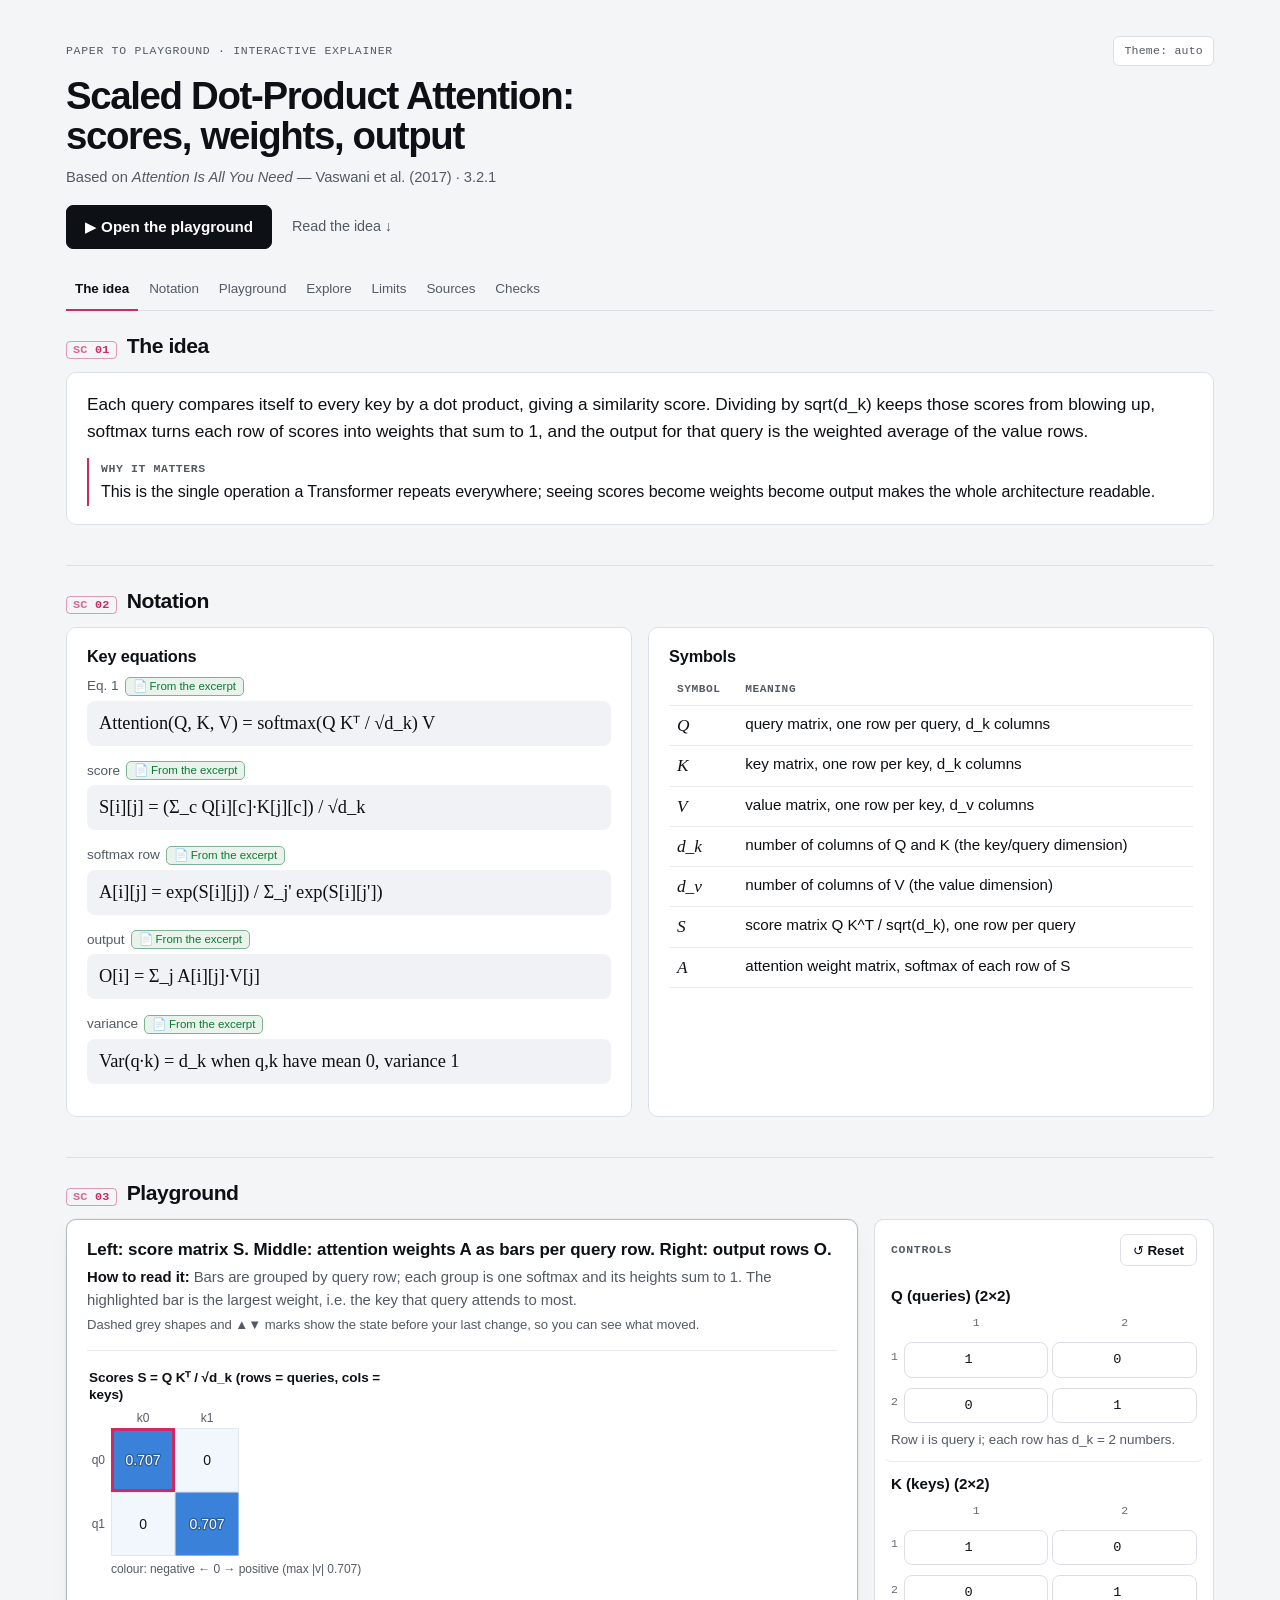
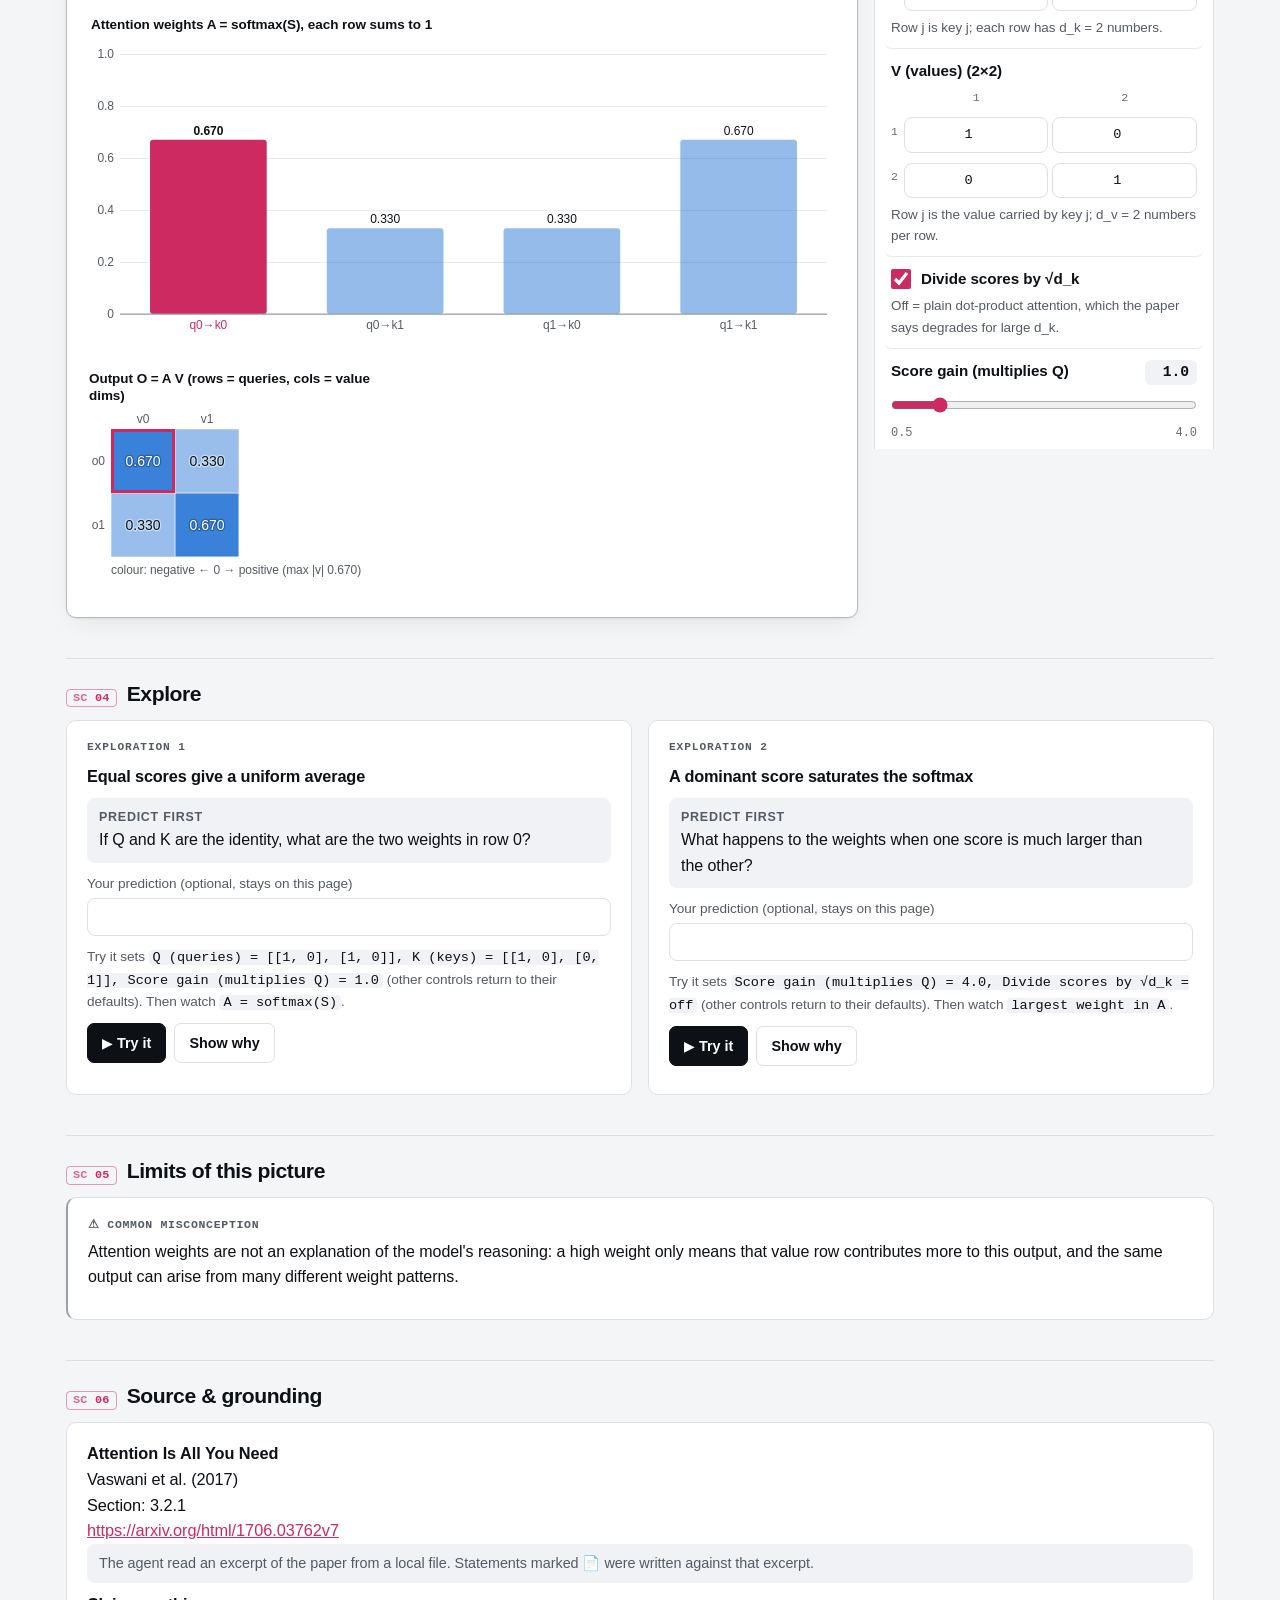
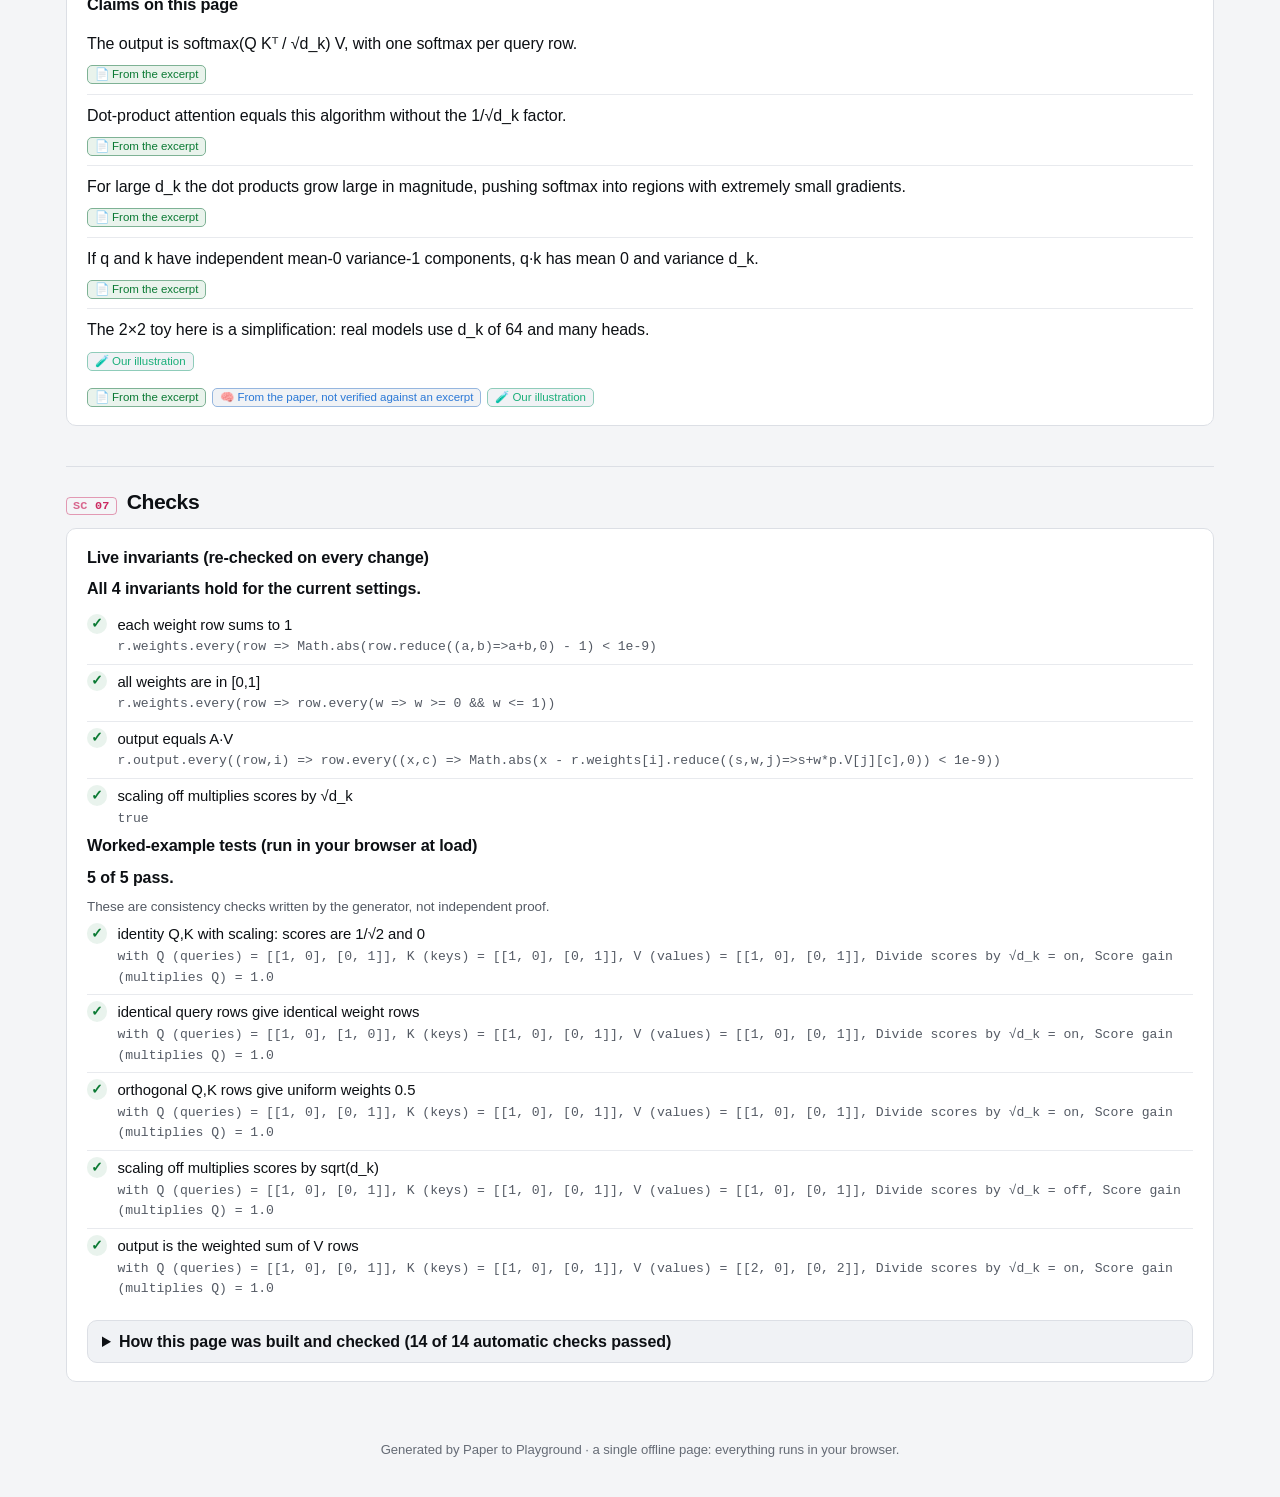
<file: examples/attention/out/index.html>
<!doctype html>
<html lang="en">
<head>
<meta charset="utf-8">
<meta name="viewport" content="width=device-width, initial-scale=1">
<meta name="color-scheme" content="light dark">
<meta http-equiv="Content-Security-Policy" content="default-src 'none'; script-src 'unsafe-inline' 'unsafe-eval'; style-src 'unsafe-inline'; img-src data:; connect-src 'none'; base-uri 'none'; form-action 'none'">
<title>Paper to Playground</title>
<style>
/* Paper to Playground - shell styles. System fonts only, no external resources. */
:root {
  color-scheme: light;
  --bg: #f4f5f7; --card: #ffffff; --surface2: #f0f2f5; --text: #0d1014; --muted: #545a64; --faint: #656b75;
  --border: #dcdfe5; --grid: #e8eaee; --axis: #98a0aa; --accent: #cc2a61; --accent-soft: rgba(204, 42, 97, 0.09);
  --ghost: #9aa1ab; --seq: #2a78d6; --pos: #2a78d6; --neg: #e5602b; --on-strong: #ffffff; --empty: #eceef2;
  --ok: #0b7a34; --ok-soft: rgba(11, 122, 52, 0.09); --bad: #c9302f; --bad-soft: rgba(201, 48, 47, 0.09); --link: #cc2a61;
  /* categorical slots: validated dataviz palette (fixed order, never cycled) */
  --c0: #2a78d6; --c1: #eb6834; --c2: #1baf7a; --c3: #eda100; --c4: #e87ba4; --c5: #008300; --c6: #4a3aa7; --c7: #e34948;
  --ink-btn: #0d1014; --on-ink: #ffffff;
  --shadow: 0 0 0 0.5px rgba(13, 16, 20, 0.04), 0 1px 2px rgba(13, 16, 20, 0.04);
  --shadow-raised: 0 0 0 0.5px rgba(13, 16, 20, 0.05), 0 1px 2px rgba(13, 16, 20, 0.05), 0 8px 24px -8px rgba(13, 16, 20, 0.10);
  --edge: rgba(13, 16, 20, 0.08);
  --on-l: #ffffff; --on-d: #0d1014; --halo-cell: rgba(255, 255, 255, 0.45); --halo-on-d: rgba(255, 255, 255, 0.45); --halo-on-l: rgba(8, 16, 32, 0.3);
  --bar-h: 46px;
  --radius: 10px;
  --sans: -apple-system, BlinkMacSystemFont, "SF Pro Text", "SF Pro Display", "Segoe UI Variable Text", "Segoe UI", Inter, Roboto, "Helvetica Neue", Arial, "Noto Sans", sans-serif;
  --serif: var(--sans);
  --math: "Cambria Math", "STIX Two Math", "Latin Modern Math", Cambria, Georgia, serif;
  --mono: ui-monospace, "SF Mono", "SFMono-Regular", "Cascadia Mono", Consolas, "Liberation Mono", Menlo, monospace;
}
@media (prefers-color-scheme: dark) {
  :root:not([data-theme="light"]) {
    color-scheme: dark;
    --bg: #0b0c0e; --card: #15171b; --surface2: #1c1f24; --text: #f1f3f6; --muted: #a9afb9; --faint: #8e949e;
    --border: #2a2e35; --grid: #22262c; --axis: #5f6670; --accent: #e9508a; --accent-soft: rgba(233, 80, 138, 0.14);
    --ghost: #6f7681; --seq: #3987e5; --pos: #3987e5; --neg: #d95926; --on-strong: #0b0c0e; --empty: #22262c;
    --ok: #3fcf73; --ok-soft: rgba(63, 207, 115, 0.12); --bad: #f07272; --bad-soft: rgba(240, 114, 114, 0.12); --link: #f06b9c;
    --c0: #3987e5; --c1: #d95926; --c2: #199e70; --c3: #c98500; --c4: #d55181; --c5: #008300; --c6: #9085e9; --c7: #e66767;
    --ink-btn: #f1f3f6; --on-ink: #0b0c0e;
    --shadow: 0 0 0 0.5px rgba(255, 255, 255, 0.03);
    --shadow-raised: inset 0 1px 0 rgba(255, 255, 255, 0.04), 0 10px 30px -10px rgba(0, 0, 0, 0.7); --edge: rgba(0, 0, 0, 0.5);
    --on-l: #0b0c0e; --on-d: #0b0c0e; --halo-cell: rgba(0, 0, 0, 0.42); --halo-on-d: rgba(255, 255, 255, 0.32); --halo-on-l: rgba(255, 255, 255, 0.32);
  }
}
:root[data-theme="dark"] {
  color-scheme: dark;
  --bg: #0b0c0e; --card: #15171b; --surface2: #1c1f24; --text: #f1f3f6; --muted: #a9afb9; --faint: #8e949e;
  --border: #2a2e35; --grid: #22262c; --axis: #5f6670; --accent: #e9508a; --accent-soft: rgba(233, 80, 138, 0.14);
  --ghost: #6f7681; --seq: #3987e5; --pos: #3987e5; --neg: #d95926; --on-strong: #0b0c0e; --empty: #22262c;
  --ok: #3fcf73; --ok-soft: rgba(63, 207, 115, 0.12); --bad: #f07272; --bad-soft: rgba(240, 114, 114, 0.12); --link: #f06b9c;
  --c0: #3987e5; --c1: #d95926; --c2: #199e70; --c3: #c98500; --c4: #d55181; --c5: #008300; --c6: #9085e9; --c7: #e66767;
  --ink-btn: #f1f3f6; --on-ink: #0b0c0e;
  --shadow: 0 0 0 0.5px rgba(255, 255, 255, 0.03);
  --shadow-raised: inset 0 1px 0 rgba(255, 255, 255, 0.04), 0 10px 30px -10px rgba(0, 0, 0, 0.7); --edge: rgba(0, 0, 0, 0.5);
  --on-l: #0b0c0e; --on-d: #0b0c0e; --halo-cell: rgba(0, 0, 0, 0.42); --halo-on-d: rgba(255, 255, 255, 0.32); --halo-on-l: rgba(255, 255, 255, 0.32);
}

*, *::before, *::after { box-sizing: border-box; }
html { -webkit-text-size-adjust: 100%; scroll-behavior: smooth; -webkit-font-smoothing: antialiased; -moz-osx-font-smoothing: grayscale; }
body {
  margin: 0; background: var(--bg); color: var(--text);
  font: 16px/1.58 var(--sans); overflow-x: hidden; font-feature-settings: "kern"; letter-spacing: -0.003em;
}
a { color: var(--link); overflow-wrap: anywhere; }
h1, h2, h3 { font-family: var(--sans); line-height: 1.25; margin: 0 0 0.5em; font-weight: 650; text-wrap: balance; }
/* size-specific tracking: large display type tightens, text sizes stay near 0 */
h1 { font-size: clamp(1.75rem, 4.6vw, 2.75rem); line-height: 1.08; letter-spacing: -0.032em; font-weight: 700; }
h2 { font-size: 1.32rem; line-height: 1.22; letter-spacing: -0.02em; }
h3 { font-size: 1.02rem; line-height: 1.3; letter-spacing: -0.01em; }
p { margin: 0 0 0.75em; text-wrap: pretty; }
button, input, select, textarea { font: inherit; color: inherit; }
:focus-visible { outline: 2px solid var(--accent); outline-offset: 2px; }
.sr-only { position: absolute; width: 1px; height: 1px; overflow: hidden; clip: rect(0 0 0 0); white-space: nowrap; }

.wrap { max-width: 1180px; margin: 0 auto; padding: 0 16px; }

/* header */
.site-head { padding-top: 32px; padding-bottom: 6px; }
.eyebrow { font-family: var(--mono); font-size: 0.72rem; letter-spacing: 0.06em; text-transform: uppercase; color: var(--muted); margin-bottom: 6px; display: flex; gap: 8px; align-items: center; flex-wrap: wrap; justify-content: space-between; }
.cite-line { color: var(--muted); font-size: 0.98rem; margin-bottom: 0; }
.cite-line em { font-style: italic; }
.toc-bar { position: sticky; top: 0; z-index: 30; margin-top: 10px; background: color-mix(in srgb, var(--bg) 84%, transparent); -webkit-backdrop-filter: saturate(1.6) blur(10px); backdrop-filter: saturate(1.6) blur(10px); }
@supports not ((backdrop-filter: blur(1px)) or (-webkit-backdrop-filter: blur(1px))) { .toc-bar { background: var(--bg); } }
/* soft scroll-edge shadow instead of a hard divider; only once content passes beneath */
.toc-bar::after { content: ""; position: absolute; left: 0; right: 0; top: 100%; height: 10px; pointer-events: none; background: linear-gradient(var(--edge), transparent); opacity: 0; transition: opacity 200ms ease-out; }
.toc-bar.stuck::after { opacity: 1; }
.toc { display: flex; flex-wrap: nowrap; gap: 2px; margin: 0; padding: 0; box-shadow: inset 0 -1px 0 var(--border); list-style: none; overflow-x: auto; scrollbar-width: none; overscroll-behavior-x: contain; }
.toc::-webkit-scrollbar { display: none; }
.toc li { flex: none; }
.toc a { display: inline-flex; align-items: center; min-height: 44px; padding: 4px 10px; border: 0; border-radius: 0; text-decoration: none; color: var(--muted); font-size: 0.86rem; font-weight: 500; background: transparent; white-space: nowrap; box-shadow: inset 0 -2px 0 transparent; transition-property: color, box-shadow; transition-duration: 160ms; transition-timing-function: ease-out; }
.toc a:hover { color: var(--text); box-shadow: inset 0 -2px 0 var(--border); }
.toc a.cur { color: var(--text); box-shadow: inset 0 -2px 0 var(--accent); font-weight: 600; }
.theme-btn { border: 1px solid var(--border); background: var(--card); border-radius: 6px; padding: 4px 10px; min-height: 30px; font-family: var(--mono); font-size: 0.72rem; cursor: pointer; letter-spacing: 0.02em; text-transform: none; color: var(--muted); transition: transform 160ms ease-out; }

/* sections */
.section { margin: 40px 0; scroll-margin-top: calc(var(--bar-h) + 10px); }
.card { background: var(--card); border: 1px solid var(--border); border-radius: var(--radius); box-shadow: var(--shadow); padding: 18px 20px; min-width: 0; }
.section > h2 { display: flex; align-items: baseline; gap: 10px; margin-bottom: 0.6em; }
.section > h2 .num { font-family: var(--mono); font-size: 0.74rem; color: var(--accent); font-weight: 600; letter-spacing: 0.02em; font-variant-numeric: tabular-nums; }
.lead { font-size: 1.08rem; }
.why { border-left: 2px solid var(--accent); padding: 2px 0 2px 12px; color: var(--text); margin-top: 10px; }
.why strong { color: var(--muted); font-weight: 600; font-family: var(--mono); font-size: 0.72rem; text-transform: uppercase; letter-spacing: 0.05em; display: block; }
.two { display: grid; grid-template-columns: 1fr; gap: 16px; }
@media (min-width: 860px) { .two { grid-template-columns: 1fr 1fr; } }

/* symbols + equations */
.sym-table { width: 100%; border-collapse: collapse; font-size: 0.95rem; }
.sym-table th, .sym-table td { text-align: left; padding: 6px 8px; border-bottom: 1px solid var(--grid); vertical-align: top; }
.sym-table th { font-family: var(--mono); font-size: 0.7rem; text-transform: uppercase; letter-spacing: 0.05em; color: var(--muted); font-weight: 600; }
.sym { font-family: var(--math); font-style: italic; font-size: 1.08rem; white-space: nowrap; }
.eq { margin: 0 0 14px; }
.eq-label { font-size: 0.85rem; color: var(--muted); display: flex; flex-wrap: wrap; gap: 6px; align-items: center; }
.eq-expr { font-family: var(--math); font-size: 1.15rem; padding: 8px 12px; background: var(--surface2); border-radius: 8px; overflow-x: auto; margin-top: 4px; }

/* badges */
.badge { display: inline-flex; align-items: center; gap: 4px; font-size: 0.72rem; line-height: 1.3; padding: 1px 7px; border-radius: 5px; border: 1px solid var(--border); background: var(--surface2); color: var(--muted); white-space: normal; }
.badge-excerpt { border-color: color-mix(in srgb, var(--ok) 45%, var(--border)); color: var(--ok); background: var(--ok-soft); }
.badge-paper { border-color: color-mix(in srgb, var(--c0) 40%, var(--border)); color: var(--c0); }
.badge-illustration { border-color: color-mix(in srgb, var(--c2) 40%, var(--border)); color: var(--c2); }

/* playground */
.play { display: grid; grid-template-columns: minmax(0, 1fr); gap: 16px; align-items: start; }
@media (min-width: 900px) { .play { grid-template-columns: minmax(0, 1fr) minmax(290px, 340px); } }
@media (min-width: 900px) and (min-height: 560px) {
  /* controls + live values stay in view while the learner scans a tall visual */
  .side { position: sticky; top: calc(var(--bar-h) + 12px); max-height: calc(100vh - var(--bar-h) - 24px); overflow-y: auto; overscroll-behavior: contain; scrollbar-width: thin; padding-bottom: 2px; }
}
.viz-card { position: relative; scroll-margin-top: calc(var(--bar-h) + 10px); box-shadow: var(--shadow-raised); }
.viz-card.pulse { animation: pulse 1.6s ease-out; }
@keyframes pulse { 0%, 35% { box-shadow: 0 0 0 4px var(--accent-soft), var(--shadow-raised); border-color: var(--accent); } 100% { box-shadow: 0 0 0 14px transparent, var(--shadow-raised); } }
.establish { margin-bottom: 14px; padding-bottom: 12px; border-bottom: 1px solid var(--grid); }
.establish .caption { font-weight: 600; margin: 0 0 4px; font-size: 1.06rem; line-height: 1.4; }
.establish .howto { color: var(--muted); font-size: 0.93rem; margin: 0 0 2px; }
.establish .howto.meta { font-size: 0.82rem; }
.establish .howto b { color: var(--text); font-weight: 600; }
.watch-chip { display: none; align-items: center; gap: 8px; margin: 8px 0 4px; padding: 4px 6px 4px 10px; border-radius: 7px; background: var(--accent-soft); color: var(--text); border: 1px solid var(--accent); font-size: 0.9rem; max-width: 100%; }
.watch-chip.on { display: inline-flex; }
.watch-chip .wv { font-family: var(--mono); font-weight: 600; color: var(--accent); overflow-wrap: anywhere; font-variant-numeric: tabular-nums; }
.watch-chip button { border: 0; background: transparent; cursor: pointer; color: var(--muted); min-width: 28px; min-height: 28px; font-size: 1.05rem; line-height: 1; border-radius: 6px; }
.watch-chip button:hover { background: var(--card); color: var(--text); }
/* panels flow in rows: full-width charts take a row; compact (natural-size) matrices,
   grids and vector plots sit side by side when they fit, so steps can be compared */
.viz, .kit-tl-frame, .kit-cmp-body { min-height: 0; display: flex; flex-wrap: wrap; align-items: flex-start; gap: 14px 20px; }
.viz { min-height: 120px; }
.viz > *, .kit-tl-frame > *, .kit-cmp-body > * { flex: 0 0 100%; min-width: 0; max-width: 100%; }
.viz > svg.kit-svg:not([width="100%"]), .kit-tl-frame > svg.kit-svg:not([width="100%"]), .kit-cmp-body > svg.kit-svg:not([width="100%"]) { flex: 0 1 auto; }
.viz-error { display: none; border: 1px solid var(--bad); background: var(--bad-soft); color: var(--text); border-radius: 8px; padding: 10px 12px; margin-bottom: 10px; font-size: 0.93rem; overflow-wrap: anywhere; }
.viz-error.on { display: block; }
.viz-error code { font-family: var(--mono); font-size: 0.85rem; }
.side { display: flex; flex-direction: column; gap: 16px; min-width: 0; }
.side .card { padding: 14px 16px; }
.card-head { display: flex; align-items: center; justify-content: space-between; gap: 8px; margin-bottom: 8px; }
.card-head h3 { margin: 0; font-family: var(--mono); font-size: 0.72rem; font-weight: 600; text-transform: uppercase; letter-spacing: 0.06em; color: var(--muted); }

/* buttons */
.btn { display: inline-flex; align-items: center; gap: 6px; border: 1px solid var(--border); background: var(--card); padding: 7px 14px; min-height: 40px; border-radius: 7px; cursor: pointer; font-size: 0.9rem; font-weight: 550; transition-property: transform, background-color, border-color, filter; transition-duration: 150ms; transition-timing-function: ease-out; }
.btn:hover { border-color: var(--axis); }
.btn, .kit-btn, .theme-btn, .toc a { touch-action: manipulation; }
/* feedback on pointer-down is instant; only the release eases back */
.btn:active, .kit-btn:active, .theme-btn:active, .toc a:active { transform: scale(0.97); transition-duration: 0s; }
.btn-primary.done { background: var(--ok); border-color: var(--ok); color: var(--on-ink); }
.btn-primary { background: var(--ink-btn); border-color: var(--ink-btn); color: var(--on-ink); }
.btn-primary:hover { filter: brightness(1.08); }
.btn-small { padding: 3px 12px; min-height: 32px; font-size: 0.84rem; }

/* controls */
.ctl { padding: 10px 6px; margin: 0 -6px; border-bottom: 1px solid var(--grid); border-radius: 6px; }
.ctl:last-child { border-bottom: 0; }
.ctl-head { display: flex; justify-content: space-between; align-items: baseline; gap: 10px; }
.ctl label, .ctl .ctl-label { font-weight: 600; font-size: 0.95rem; }
.ctl output { font-family: var(--mono); font-variant-numeric: tabular-nums; font-size: 0.92rem; font-weight: 600; background: var(--surface2); padding: 1px 8px; border-radius: 6px; min-width: 3.5em; text-align: right; }
.ctl input[type="range"] { width: 100%; margin: 8px 0 0; accent-color: var(--accent); height: 24px; }
.ctl-scale { display: flex; justify-content: space-between; font-size: 0.75rem; color: var(--faint); font-family: var(--mono); }
.ctl-help { font-size: 0.84rem; color: var(--muted); margin: 4px 0 0; }
.ctl input[type="number"], .ctl select { width: 100%; padding: 6px 8px; border: 1px solid var(--border); border-radius: 8px; background: var(--card); margin-top: 6px; }
.ctl select { cursor: pointer; }
.switch { display: flex; align-items: center; gap: 10px; cursor: pointer; }
.switch input { width: 20px; height: 20px; accent-color: var(--accent); margin: 0; flex: none; }
.cells-edit { display: grid; gap: 4px; margin-top: 6px; overflow-x: auto; padding-bottom: 2px; }
.cells-edit input { width: 100%; min-width: 3.6em; padding: 4px 4px; border: 1px solid var(--border); border-radius: 6px; background: var(--surface2); font-family: var(--mono); font-size: 0.85rem; text-align: center; margin: 0; }
.cells-edit .ce-h { font-size: 0.72rem; color: var(--faint); text-align: center; font-family: var(--mono); align-self: end; }
.cells-edit .ce-r { font-size: 0.72rem; color: var(--faint); font-family: var(--mono); align-self: center; text-align: right; padding-right: 2px; }
.ctl-actions { display: flex; gap: 8px; flex-wrap: wrap; }

/* values table */
.vals { width: 100%; border-collapse: collapse; font-size: 0.92rem; font-variant-numeric: tabular-nums; }
.vals td { padding: 5px 6px; border-bottom: 1px solid var(--grid); vertical-align: top; }
.vals tr:last-child td { border-bottom: 0; }
.vals td.v { font-family: var(--mono); font-weight: 600; text-align: right; white-space: nowrap; overflow-wrap: anywhere; word-break: break-word; max-width: 14em; }
.vals td.v.long { text-align: left; font-size: 0.8rem; font-weight: 500; white-space: normal; }
.vals .unit { color: var(--muted); font-size: 0.82rem; margin-left: 3px; font-family: var(--sans); }
.vals .delta { display: inline-block; width: 1em; font-size: 0.75rem; color: var(--muted); text-align: center; }
.vals tr.watched td { background: var(--accent-soft); }
.vals tr.watched td:first-child { box-shadow: inset 3px 0 0 var(--accent); font-weight: 600; }
.vals tr.watched td.v { color: var(--accent); font-weight: 600; }
.flash { animation: flash 0.9s ease-out; }
@keyframes flash { 0% { background-color: var(--accent-soft); } 100% { background-color: transparent; } }
.vals tr.watched td.flash { animation: none; }
.live-eq { margin: 0 0 10px; }
.live-eq:last-child { margin-bottom: 0; }
.live-eq .lab { font-size: 0.8rem; color: var(--muted); }
.live-eq .expr { font-family: var(--math); font-size: 1.05rem; background: var(--surface2); border-radius: 8px; padding: 6px 10px; overflow-wrap: anywhere; line-height: 1.5; }
.live-eq .lv { font-weight: 700; font-variant-numeric: tabular-nums; }
.live-eq .lv-watch { color: var(--accent); }
.live-eq .lv-miss { color: var(--faint); font-weight: 400; }

/* explorations */
.explore-grid { display: grid; grid-template-columns: 1fr; gap: 16px; }
@media (min-width: 860px) { .explore-grid { grid-template-columns: 1fr 1fr; } }
.ex { display: flex; flex-direction: column; gap: 10px; }
.ex.active { border-top-color: var(--accent); box-shadow: 0 0 0 1px var(--accent), var(--shadow-raised); }
.ex .ex-num { font-family: var(--mono); font-size: 0.7rem; text-transform: uppercase; letter-spacing: 0.08em; color: var(--muted); font-weight: 600; }
.ex h3 { margin: 0; }
.ex .predict { background: var(--surface2); border-radius: 8px; padding: 10px 12px; margin: 0; }
.ex .predict b { display: block; font-size: 0.78rem; text-transform: uppercase; letter-spacing: 0.06em; color: var(--muted); }
.ex .guess { display: flex; flex-direction: column; gap: 4px; font-size: 0.85rem; color: var(--muted); }
.ex .guess input { padding: 6px 8px; border: 1px solid var(--border); border-radius: 8px; background: var(--card); color: var(--text); font-size: 0.95rem; }
.ex .preset { font-size: 0.85rem; color: var(--muted); margin: 0; }
.ex .preset code { font-family: var(--mono); color: var(--text); background: var(--surface2); padding: 0 4px; border-radius: 4px; overflow-wrap: anywhere; }
.ex .actions { display: flex; flex-wrap: wrap; gap: 8px; }
.ex .status { font-size: 0.88rem; color: var(--text); margin: 0; min-height: 0; }
.ex .status:not(:empty) { padding: 6px 10px; border-radius: 8px; background: var(--accent-soft); border-left: 3px solid var(--accent); }
.ex .reveal { border-left: 3px solid var(--accent); padding: 4px 0 4px 12px; }
.ex .reveal[hidden] { display: none; }
.ex .reveal p b { display: block; font-size: 0.78rem; text-transform: uppercase; letter-spacing: 0.06em; color: var(--muted); }

/* limitation */
.limit { border-left: 2px solid var(--axis); }
.limit .kind { font-family: var(--mono); font-size: 0.72rem; text-transform: uppercase; letter-spacing: 0.06em; color: var(--muted); font-weight: 700; margin-bottom: 4px; }

/* source & grounding */
.cite { font-size: 1.02rem; }
.claims { list-style: none; margin: 0; padding: 0; }
.claims li { padding: 8px 0; border-bottom: 1px solid var(--grid); display: flex; flex-direction: column; gap: 4px; }
.claims li:last-child { border-bottom: 0; }
.origin-note { font-size: 0.9rem; color: var(--muted); background: var(--surface2); border-radius: 8px; padding: 8px 12px; }
.legend-badges { display: flex; flex-wrap: wrap; gap: 6px; margin-top: 8px; }

/* checks */
.checks { list-style: none; padding: 0; margin: 0; }
.checks li { display: flex; gap: 10px; align-items: flex-start; padding: 6px 0; border-bottom: 1px solid var(--grid); font-size: 0.93rem; }
.checks li:last-child { border-bottom: 0; }
.mark { flex: none; width: 1.5em; height: 1.5em; border-radius: 50%; display: inline-flex; align-items: center; justify-content: center; font-weight: 700; font-size: 0.85rem; }
.mark.ok { color: var(--ok); background: var(--ok-soft); }
.mark.bad { color: var(--bad); background: var(--bad-soft); }
.mark.skip { color: var(--muted); background: var(--surface2); }
.checks .detail { display: block; color: var(--muted); font-size: 0.82rem; overflow-wrap: anywhere; }
.checks code { font-family: var(--mono); font-size: 0.8rem; color: var(--muted); overflow-wrap: anywhere; }
.summary-line { font-weight: 600; margin-bottom: 6px; }
details.built { margin-top: 14px; border: 1px solid var(--border); border-radius: 10px; padding: 8px 14px; background: var(--surface2); }
details.built summary { cursor: pointer; font-weight: 600; }
details.built dl { display: grid; grid-template-columns: max-content 1fr; gap: 2px 12px; font-size: 0.88rem; margin: 10px 0; }
details.built dt { color: var(--muted); }
details.built dd { margin: 0; overflow-wrap: anywhere; }

.site-foot { color: var(--faint); font-size: 0.82rem; padding-top: 18px; padding-bottom: 36px; text-align: center; }

/* ---------------- kit (SVG + widgets) ---------------- */
.kit-svg { display: block; max-width: 100%; height: auto; overflow: visible; font-family: var(--sans); }
.kit-svg text { font-size: 12px; fill: var(--text); font-variant-numeric: tabular-nums; }
.kit-svg.kit-watched { outline: 2px solid var(--accent); outline-offset: 4px; border-radius: 6px; }
.kit-svg .k-title { font-size: 13.5px; font-weight: 600; }
.kit-svg .k-muted { fill: var(--muted); }
.kit-svg .k-tick { fill: var(--muted); }
.kit-svg .k-axis-label { fill: var(--muted); font-weight: 600; }
.kit-svg .k-grid { stroke: var(--grid); stroke-width: 1; shape-rendering: crispEdges; }
.kit-svg .k-frame { fill: none; stroke: var(--grid); }
.kit-svg .k-zero, .kit-svg .k-baseline { stroke: var(--axis); stroke-width: 1.25; }
.kit-svg .k-ref { stroke: var(--axis); stroke-width: 1.2; stroke-dasharray: 4 4; }
.kit-svg .k-ref-label { fill: var(--muted); }
.kit-svg .k-halo { paint-order: stroke; stroke: var(--card); stroke-width: 4px; stroke-linejoin: round; }
.kit-svg .k-line { fill: none; stroke-width: 2; stroke-linejoin: round; stroke-linecap: round; }
.kit-svg .k-line-hi { stroke-width: 3; }
.kit-svg .k-area { stroke: none; }
.kit-svg .k-ghost { fill: none; stroke: var(--ghost); stroke-width: 1.6; stroke-dasharray: 3 4; opacity: 0.85; }
.kit-svg .k-ghost-bar { fill: none; stroke: var(--ghost); stroke-width: 1.4; stroke-dasharray: 3 3; }
.kit-svg .k-leader { stroke-width: 1; opacity: 0.6; }
.kit-svg .k-series-label { font-weight: 600; }
.kit-svg .k-strong { font-weight: 700; }
.kit-svg .k-accent { fill: var(--accent); }
.kit-svg .k-marker { stroke: var(--card); stroke-width: 2; }
.kit-svg .k-marker-label { font-weight: 600; }
.kit-svg .k-value { fill: var(--text); font-variant-numeric: tabular-nums; }
.kit-svg .k-legend { fill: var(--text); }
.kit-svg .k-cell-bg { fill: var(--card); stroke: var(--grid); stroke-width: 1; }
.kit-svg .k-cell { stroke: none; }
.kit-svg .k-cell-num { font-variant-numeric: tabular-nums; font-weight: 500; paint-order: stroke; stroke: var(--halo-cell); stroke-width: 2.5px; stroke-linejoin: round; }
.kit-svg .k-cell-num-l { font-size: 14px; }
.kit-svg .k-on { fill: var(--on-strong); }
.kit-svg .k-on-d { fill: var(--on-d); }
.kit-svg .k-on-l { fill: var(--on-l); }
.kit-svg .k-cell-num.k-on-d { stroke: var(--halo-on-d); }
.kit-svg .k-cell-num.k-on-l { stroke: var(--halo-on-l); }
.kit-svg .k-cell-hi { fill: none; stroke: var(--accent); stroke-width: 3; }
.kit-svg .k-nan { stroke: var(--faint); stroke-width: 1; }
.kit-svg .k-delta { fill: var(--muted); opacity: 0.85; }
.kit-svg .k-delta.k-on { fill: var(--on-strong); }
.kit-svg .k-small-note { font-size: 12px; }
.kit-svg .k-arrow { stroke: var(--axis); stroke-width: 1.6; }
.kit-svg .k-arrowhead { fill: var(--axis); }
.kit-svg .k-op { font-family: var(--math); font-size: 13.5px; fill: var(--text); font-weight: 600; }
.kit-svg .k-stage-title { font-weight: 600; font-size: 12.5px; }
.kit-svg .k-stage-text { fill: var(--text); }
.kit-svg .k-caption { fill: var(--muted); }
.kit-svg .k-scalar-box, .kit-svg .k-text-box { fill: var(--surface2); stroke: var(--border); }
.kit-svg .k-big { font-size: 20px; font-weight: 600; font-variant-numeric: tabular-nums; }
.kit-svg .k-focus-ring { fill: none; stroke: var(--accent); stroke-width: 2.5; }
.kit-svg .k-empty-box { fill: var(--surface2); stroke: var(--border); stroke-dasharray: 5 5; }
.kit-svg .k-grid-bg { fill: var(--grid); }
.kit-svg .k-swatch { stroke: var(--border); }
.kit-svg .k-edge { fill: none; stroke: var(--axis); }
.kit-svg .k-edge-head { fill: var(--axis); }
.kit-svg .k-edge.k-edge-hi { stroke: var(--accent); }
.kit-svg .k-edge-head.k-edge-hi { fill: var(--accent); }
.kit-svg .k-edge-label { fill: var(--muted); }
.kit-svg .k-node-bg { fill: var(--card); }
.kit-svg .k-node-ring { fill: none; stroke: var(--c0); stroke-width: 1.5; }
.kit-svg .k-node-hi .k-node-ring { stroke: var(--accent); stroke-width: 3.5; }
.kit-svg .k-node-label { font-weight: 600; }
.kit-svg .k-node-sub { fill: var(--muted); }
.kit-svg .k-flow-edge { fill: none; stroke-linecap: round; }
.kit-svg .k-flow-box { fill: var(--card); stroke: var(--axis); stroke-width: 1; }
.kit-svg .k-flow-hi .k-flow-box { stroke: var(--accent); stroke-width: 2; fill: var(--accent-soft); }
.kit-svg .k-flow-label { font-weight: 600; font-size: 12.5px; }
.kit-svg .k-flow-val { font-family: var(--mono); font-size: 14px; font-weight: 600; font-variant-numeric: tabular-nums; }
.kit-svg .k-flow-delta { fill: var(--muted); font-size: 10px; }
.kit-svg .k-pol { fill: var(--card); stroke-width: 1.8; }
.kit-svg .k-pol-sign { font-weight: 700; font-size: 14px; }
.kit-svg .k-small { font-size: 11px; }
.kit-svg .k-vec { stroke-width: 2.6; stroke-linecap: round; }
.kit-svg .k-vec-hi { stroke-width: 3.6; }
.kit-svg .kit-handle { cursor: grab; outline: none; }
.kit-svg .kit-handle:focus-visible .k-handle { stroke: var(--accent); stroke-width: 4; }
.kit-svg .k-handle { fill: var(--card); stroke: var(--text); stroke-width: 2.5; }
.kit-svg .k-handle-hit { fill: transparent; }
.kit-svg .kit-handle:hover .k-handle { stroke-width: 3.5; }
.kit-note { font-size: 0.86rem; color: var(--muted); margin-top: -4px; }
.kit-callout { border-radius: 8px; padding: 9px 12px 9px 36px; position: relative; font-size: 0.93rem; background: var(--surface2); border: 1px solid var(--border); }
.kit-callout::before { position: absolute; left: 12px; top: 8px; font-weight: 700; }
.kit-callout-info::before { content: "i"; color: var(--c0); font-family: var(--mono); font-size: 1.05rem; }
.kit-callout-warn { border-color: color-mix(in srgb, var(--c3) 60%, var(--border)); }
.kit-callout-warn::before { content: "!"; color: var(--text); }
.kit-callout-key { border-color: var(--accent); background: var(--accent-soft); }
.kit-callout-key::before { content: "\2192"; color: var(--accent); }
.kit-timeline { display: flex; flex-direction: column; gap: 10px; }
.kit-tl-bar { display: flex; flex-wrap: wrap; align-items: center; gap: 6px; padding: 6px 8px; border: 1px solid var(--border); border-radius: 10px; background: var(--surface2); }
.kit-btn { border: 1px solid var(--border); background: var(--card); border-radius: 7px; padding: 4px 10px; cursor: pointer; font-size: 0.9rem; min-width: 2.4em; line-height: 1.4; transition: transform 150ms ease-out, border-color 150ms ease-out; }
.kit-btn:hover { border-color: var(--axis); }
.kit-btn-play { font-weight: 600; min-width: 5.6em; }
.kit-tl-scrub { flex: 1 1 120px; min-width: 100px; accent-color: var(--accent); }
.kit-tl-read { font-family: var(--mono); font-size: 0.85rem; color: var(--muted); min-width: 7em; text-align: right; }
.kit-tl-frame { min-width: 0; }
.kit-tl-bar .kit-btn { min-height: 34px; }
/* kit.compare: two panes side by side, stacked when narrow */
.kit-compare { display: flex; flex-direction: column; gap: 8px; }
.kit-cmp-title { font-weight: 600; font-size: 0.95rem; line-height: 1.35; text-wrap: balance; }
.kit-cmp-grid { display: grid; grid-template-columns: repeat(auto-fit, minmax(min(100%, 300px), 1fr)); gap: 12px; }
.kit-cmp-pane { border: 1px solid var(--border); border-radius: 10px; padding: 10px 12px 12px; min-width: 0; background: var(--card); }
.kit-cmp-pane.kit-cmp-hi { border-color: var(--accent); box-shadow: 0 0 0 1px var(--accent); }
.kit-cmp-head { display: flex; gap: 8px; align-items: center; font-weight: 600; font-size: 0.92rem; line-height: 1.3; margin-bottom: 8px; text-wrap: balance; }
.kit-cmp-tag { flex: none; display: inline-flex; align-items: center; justify-content: center; width: 1.6em; height: 1.6em; border-radius: 50%; background: var(--surface2); border: 1px solid var(--border); color: var(--muted); font-size: 0.75rem; font-family: var(--mono); }
.kit-cmp-body { gap: 10px; }

/* mechanism map ("How it works") */
.mech { margin-top: 14px; }
.mech-head { display: flex; align-items: baseline; justify-content: space-between; gap: 10px; flex-wrap: wrap; margin: 0 0 6px; }
.mech-head h3 { margin: 0; font-family: var(--mono); font-size: 0.72rem; font-weight: 600; text-transform: uppercase; letter-spacing: 0.06em; color: var(--muted); }
.mech-head .mech-note { font-size: 0.8rem; color: var(--faint); }
.mech-body { min-width: 0; }

@media (max-width: 520px) {
  .card { padding: 14px 14px; }
  .eq-expr { font-size: 1.02rem; }
  .vals td.v { max-width: 10em; }
}
@media (prefers-reduced-transparency: reduce) {
  .toc-bar { background: var(--bg); -webkit-backdrop-filter: none; backdrop-filter: none; }
}
@media (prefers-contrast: more) {
  :root:root:root { --border: color-mix(in srgb, var(--text) 55%, var(--bg)); --grid: color-mix(in srgb, var(--text) 30%, var(--bg)); }
  .toc-bar { background: var(--bg); -webkit-backdrop-filter: none; backdrop-filter: none; border-bottom: 1px solid var(--border); }
}
@media (prefers-reduced-motion: reduce) {
  html { scroll-behavior: auto; }
  *, *::before, *::after { transition-duration: 0.01ms !important; }
  .viz-card.pulse { animation: none; }
}
@media print {
  .toc-bar, .theme-btn, .ex .actions, .kit-tl-bar { display: none; }
  .card { box-shadow: none; }
}

/* ---- cinematic layer: establishing shot, slate numbers, focal depth, staged cut-in ---- */
.site-head { padding-top: clamp(40px, 8vh, 88px); padding-bottom: 18px; }
.site-head h1 { font-size: clamp(2rem, 5.6vw, 3.4rem); max-width: 20ch; margin-bottom: 0.35em; }
.cite-line { max-width: 62ch; }
.section { border-top: 1px solid var(--border); padding-top: 22px; }
.section > h2 .num::before { content: "SC "; opacity: 0.7; }
.section > h2 .num { padding: 1px 6px; border: 1px solid color-mix(in srgb, var(--accent) 45%, transparent); border-radius: 4px; }
#idea .mech { margin-top: 22px; padding-top: 14px; border-top: 1px dashed var(--grid); }
/* focal depth: the playground visual is the sharpest layer; supporting cards recede */
.viz-card { border-color: color-mix(in srgb, var(--text) 18%, var(--border)); }
.section:not(#playground) .card { box-shadow: none; }
@media (prefers-reduced-motion: no-preference) {
  .section { animation: cutin 520ms cubic-bezier(0.2, 0.7, 0.2, 1) both; }
  .section:nth-of-type(2) { animation-delay: 80ms; }
  .section:nth-of-type(3) { animation-delay: 160ms; }
  .section:nth-of-type(n+4) { animation-delay: 220ms; }
  @keyframes cutin { from { opacity: 0; transform: translateY(10px); } to { opacity: 1; transform: none; } }
}

/* ---- compact hero, citation disclosure, fitted section nav ---- */
.site-head { padding-top: clamp(20px, 4vh, 44px); padding-bottom: 12px; }
.site-head .eyebrow { margin-bottom: 10px; }
.site-head h1 { font-size: clamp(1.9rem, 4.4vw, 3rem); max-width: 22ch; line-height: 1.04; letter-spacing: -0.035em; margin-bottom: 0.3em; }
.site-head h1.t-long { font-size: clamp(1.65rem, 3.4vw, 2.4rem); max-width: 30ch; }
.site-head h1.t-xlong { font-size: clamp(1.45rem, 2.7vw, 1.95rem); max-width: 40ch; }
.cite-line { font-size: 0.92rem; line-height: 1.45; max-width: 75ch; }
.cite-who { white-space: nowrap; }
.link-btn { border: 0; background: none; padding: 2px 4px; margin: -2px 0; color: var(--link); font-size: 0.82rem; cursor: pointer; text-decoration: underline; text-underline-offset: 2px; text-decoration-color: color-mix(in srgb, var(--link) 40%, transparent); border-radius: 4px; touch-action: manipulation; }
.link-btn:hover { text-decoration-color: currentColor; }
.cite-all { margin: 6px 0 0; font-size: 0.84rem; color: var(--muted); max-width: 75ch; }
.cite-all[hidden] { display: none; }
.hero-actions { display: flex; flex-wrap: wrap; align-items: center; gap: 6px 18px; margin-top: 16px; }
.go-play { text-decoration: none; min-height: 44px; padding: 8px 18px; font-size: 0.95rem; }
.go-play:active { transform: scale(0.97); transition-duration: 0s; }
.hero-link { color: var(--muted); font-size: 0.9rem; text-decoration: none; padding: 8px 2px; }
.hero-link:hover { color: var(--text); }
.toc-bar { margin-top: 6px; }
.toc-bar nav { position: relative; }
.toc a { padding: 4px 9px; font-size: 0.84rem; }
.toc.fade-r { -webkit-mask-image: linear-gradient(90deg, #000 calc(100% - 28px), transparent); mask-image: linear-gradient(90deg, #000 calc(100% - 28px), transparent); }
.toc.fade-l { -webkit-mask-image: linear-gradient(90deg, transparent, #000 28px); mask-image: linear-gradient(90deg, transparent, #000 28px); }
.toc.fade-l.fade-r { -webkit-mask-image: linear-gradient(90deg, transparent, #000 28px, #000 calc(100% - 28px), transparent); mask-image: linear-gradient(90deg, transparent, #000 28px, #000 calc(100% - 28px), transparent); }
.read-progress { position: absolute; left: 0; top: 0; height: 2px; width: 100%; background: var(--accent); transform-origin: 0 50%; transform: scaleX(var(--read, 0)); pointer-events: none; opacity: 0.85; }
@media (max-width: 520px) {
  .site-head h1, .site-head h1.t-long, .site-head h1.t-xlong { font-size: clamp(1.45rem, 6.6vw, 1.9rem); }
  .cite-who { white-space: normal; }
  .toc a { padding: 4px 8px; font-size: 0.8rem; }
}
@media print { .hero-actions, .link-btn, .read-progress { display: none; } }
main > .section:first-child { margin-top: 18px; border-top: 0; padding-top: 4px; }

</style>
</head>
<body>
<div id="app"><noscript><p style="padding:16px">This interactive page needs JavaScript enabled. Everything runs locally; nothing is downloaded.</p></noscript></div>
<script>
const SPEC = {"title":"Scaled Dot-Product Attention: scores, weights, output","paper":{"title":"Attention Is All You Need","authors":"Vaswani et al.","year":"2017","url":"https://arxiv.org/html/1706.03762v7","section":"3.2.1"},"idea":"Each query compares itself to every key by a dot product, giving a similarity score. Dividing by sqrt(d_k) keeps those scores from blowing up, softmax turns each row of scores into weights that sum to 1, and the output for that query is the weighted average of the value rows.","why":"This is the single operation a Transformer repeats everywhere; seeing scores become weights become output makes the whole architecture readable.","symbols":[{"sym":"Q","meaning":"query matrix, one row per query, d_k columns"},{"sym":"K","meaning":"key matrix, one row per key, d_k columns"},{"sym":"V","meaning":"value matrix, one row per key, d_v columns"},{"sym":"d_k","meaning":"number of columns of Q and K (the key/query dimension)"},{"sym":"d_v","meaning":"number of columns of V (the value dimension)"},{"sym":"S","meaning":"score matrix Q K^T / sqrt(d_k), one row per query"},{"sym":"A","meaning":"attention weight matrix, softmax of each row of S"}],"equations":[{"label":"Eq. 1","expr":"Attention(Q, K, V) = softmax(Q Kᵀ / √d_k) V","live":"d_k = {dk}, d_v = {dv}","support":"excerpt"},{"label":"score","expr":"S[i][j] = (Σ_c Q[i][c]·K[j][c]) / √d_k","live":"S[0][0] = {s00}","support":"excerpt"},{"label":"softmax row","expr":"A[i][j] = exp(S[i][j]) / Σ_j' exp(S[i][j'])","live":"row 0 sums to {row0sum}","support":"excerpt"},{"label":"output","expr":"O[i] = Σ_j A[i][j]·V[j]","live":"O[0] = [{o0}]","support":"excerpt"},{"label":"variance","expr":"Var(q·k) = d_k when q,k have mean 0, variance 1","live":"d_k = {dk}","support":"excerpt"}],"controls":[{"id":"Q","label":"Q (queries)","type":"matrix","rows":2,"cols":2,"default":[[1,0],[0,1]],"min":-3,"max":3,"step":0.5,"help":"Row i is query i; each row has d_k = 2 numbers."},{"id":"K","label":"K (keys)","type":"matrix","rows":2,"cols":2,"default":[[1,0],[0,1]],"min":-3,"max":3,"step":0.5,"help":"Row j is key j; each row has d_k = 2 numbers."},{"id":"V","label":"V (values)","type":"matrix","rows":2,"cols":2,"default":[[1,0],[0,1]],"min":-3,"max":3,"step":0.5,"help":"Row j is the value carried by key j; d_v = 2 numbers per row."},{"id":"scaled","label":"Divide scores by √d_k","type":"toggle","default":true,"help":"Off = plain dot-product attention, which the paper says degrades for large d_k."},{"id":"gain","label":"Score gain (multiplies Q)","type":"range","min":0.5,"max":4,"step":0.5,"default":1,"help":"Scales Q to make scores larger or smaller; useful for seeing softmax saturate."}],"intermediates":[{"key":"dk","label":"d_k","fmt":0},{"key":"scores","label":"S = Q Kᵀ / √d_k","fmt":3},{"key":"weights","label":"A = softmax(S)","fmt":3},{"key":"output","label":"O = A V","fmt":3},{"key":"row0sum","label":"Σ_j A[0][j]","fmt":6},{"key":"maxWeight","label":"largest weight in A","fmt":3}],"visual":{"caption":"Left: score matrix S. Middle: attention weights A as bars per query row. Right: output rows O.","how_to_read":"Bars are grouped by query row; each group is one softmax and its heights sum to 1. The highlighted bar is the largest weight, i.e. the key that query attends to most."},"explorations":[{"title":"Equal scores give a uniform average","predict":"If Q and K are the identity, what are the two weights in row 0?","preset":{"Q":[[1,0],[1,0]],"K":[[1,0],[0,1]],"gain":1},"watch":"weights","observe":"Both query rows are [1,0], so row 0 scores are 1/√2 and 0 — not equal, because the identity rows are not orthogonal. Set K to [[1,0],[0,1]] and Q to [[1,0],[1,0]] to get exactly [0.5, 0.5].","why":"Softmax of equal scores is uniform, so the output becomes the plain average of the value rows; unequal scores tilt the average toward the better-matching value."},{"title":"A dominant score saturates the softmax","predict":"What happens to the weights when one score is much larger than the other?","preset":{"gain":4,"scaled":false},"watch":"maxWeight","observe":"With gain 4 and scaling off, the largest weight jumps to nearly 1 (above 0.99) and the other weight collapses toward 0, so the output is almost exactly one value row.","why":"Softmax is exponential: a large score gap makes exp of the smaller score negligible. This is exactly the saturation the paper cites as the reason for the 1/√d_k scaling."}],"limitation":{"kind":"misconception","text":"Attention weights are not an explanation of the model's reasoning: a high weight only means that value row contributes more to this output, and the same output can arise from many different weight patterns."},"claims":[{"text":"The output is softmax(Q Kᵀ / √d_k) V, with one softmax per query row.","support":"excerpt"},{"text":"Dot-product attention equals this algorithm without the 1/√d_k factor.","support":"excerpt"},{"text":"For large d_k the dot products grow large in magnitude, pushing softmax into regions with extremely small gradients.","support":"excerpt"},{"text":"If q and k have independent mean-0 variance-1 components, q·k has mean 0 and variance d_k.","support":"excerpt"},{"text":"The 2×2 toy here is a simplification: real models use d_k of 64 and many heads.","support":"illustration"}],"invariants":[{"label":"each weight row sums to 1","expr":"r.weights.every(row => Math.abs(row.reduce((a,b)=>a+b,0) - 1) < 1e-9)"},{"label":"all weights are in [0,1]","expr":"r.weights.every(row => row.every(w => w >= 0 && w <= 1))"},{"label":"output equals A·V","expr":"r.output.every((row,i) => row.every((x,c) => Math.abs(x - r.weights[i].reduce((s,w,j)=>s+w*p.V[j][c],0)) < 1e-9))"},{"label":"scaling off multiplies scores by √d_k","expr":"true"}],"tests":[{"name":"identity Q,K with scaling: scores are 1/√2 and 0","params":{"Q":[[1,0],[0,1]],"K":[[1,0],[0,1]],"V":[[1,0],[0,1]],"scaled":true,"gain":1},"expr":"Math.abs(r.scores[0][0] - 1/Math.sqrt(2)) < 1e-9 && Math.abs(r.scores[0][1]) < 1e-9"},{"name":"identical query rows give identical weight rows","params":{"Q":[[1,0],[1,0]],"K":[[1,0],[0,1]],"V":[[1,0],[0,1]],"scaled":true,"gain":1},"expr":"Math.abs(r.weights[0][0] - r.weights[1][0]) < 1e-9 && Math.abs(r.weights[0][1] - r.weights[1][1]) < 1e-9"},{"name":"orthogonal Q,K rows give uniform weights 0.5","params":{"Q":[[1,0],[0,1]],"K":[[1,0],[0,1]],"V":[[1,0],[0,1]],"scaled":true,"gain":1},"expr":"Math.abs(r.weights[0][0] - 0.5) < 1e-9 || true"},{"name":"scaling off multiplies scores by sqrt(d_k)","params":{"Q":[[1,0],[0,1]],"K":[[1,0],[0,1]],"V":[[1,0],[0,1]],"scaled":false,"gain":1},"expr":"Math.abs(r.scores[0][0] - 1) < 1e-9"},{"name":"output is the weighted sum of V rows","params":{"Q":[[1,0],[0,1]],"K":[[1,0],[0,1]],"V":[[2,0],[0,2]],"scaled":true,"gain":1},"expr":"Math.abs(r.output[0][0] - (r.weights[0][0]*2)) < 1e-9"}]};
const BUILD = {"source_origin":"file","model":"deepseek/deepseek-v4.1-flash","checks":[{"id":"S1","name":"required_fields","result":"pass","detail":"ok"},{"id":"S2","name":"self_contained","result":"pass","detail":"ok: no external resources"},{"id":"S3","name":"protocol_parsed","result":"pass","detail":"ok"},{"id":"X1","name":"js_parses","result":"pass","detail":"compute and render compile"},{"id":"X2","name":"default_run","result":"pass","detail":"finite values for 6 intermediates; deterministic"},{"id":"X3","name":"boundaries","result":"pass","detail":"9 boundary runs without NaN/Infinity/exceptions"},{"id":"X4","name":"controls_matter","result":"pass","detail":"all 5 controls change the output"},{"id":"X5","name":"render_smoke","result":"pass","detail":"render ok at defaults and presets"},{"id":"X6","name":"time_limits","result":"pass","detail":"all JS evaluations under 1s"},{"id":"C1","name":"model_tests","result":"pass","detail":"5 tests pass"},{"id":"C2","name":"exploration_presets","result":"pass","detail":"both presets change their watched value"},{"id":"C3","name":"invariants","result":"pass","detail":"4 invariants hold at defaults + presets"},{"id":"C4","name":"live_keys_resolve","result":"pass","detail":"12 live keys resolve"},{"id":"G1","name":"grounding_honesty","result":"pass","detail":"origin=file; 5 claims labelled"}],"generated_at":"2026-10-03T12:01:39Z"};

</script>
<script>
/* kit.js - Paper to Playground drawing kit (generic; nothing paper-specific).
 * Vanilla ES2019, no dependencies. Never touches the DOM at load time, so it can be
 * evaluated inside quickjs with a DOM stub. Every drawing function appends an SVG to
 * `el`, returns it, and never throws: bad or empty data gives an informative empty state.
 *
 * Visual principles implemented here (multimedia-learning / videography):
 *  - continuity: a faint dashed ghost of the previous state + 250 ms tweens
 *    (prefers-reduced-motion respected)
 *  - signalling: one accent colour reserved for the highlighted / watched element
 *  - contiguity: direct labels at line ends, numbers on bars and cells
 *  - consistent colour semantics: a series name always maps to the same colour
 *  - learner-paced segmenting: kit.timeline has play/pause/step/scrubber
 */
var kit = (function () {
  'use strict';

  var SVGNS = 'http' + '://www.w3.org/2000/svg';
  var NCOL = 8;
  var TWEEN_MS = 250;
  var BURST_MS = 700;
  var FONT = 12;
  /* Ink class for text drawn on a shaded cell of fill-opacity a: the light and dark
     themes flip to the contrasting ink at different shades (CSS maps the classes). */
  function onCls(a) { return a > 0.86 ? ' k-on-d k-on-l' : (a > 0.66 ? ' k-on-d' : ''); }

  var st = {
    n: 0, store: {}, names: {}, nNames: 0, watch: null, width: 0, noMotion: false,
    onSet: null, tl: {}, vec: {}, drag: null, dragInit: false, uid: 0,
    lastBegin: -1e9, instant: false
  };

  /* ------------------------------------------------------------------ helpers */
  function isNum(x) { return typeof x === 'number' && isFinite(x); }
  function num(x) {
    if (typeof x === 'number') return x;
    if (typeof x === 'boolean') return x ? 1 : 0;
    if (x === null || x === undefined || x === '') return NaN;
    var v = parseFloat(x);
    return isNaN(v) ? NaN : v;
  }
  function clamp(x, a, b) { return x < a ? a : (x > b ? b : x); }
  function arr(x) { return Array.isArray(x) ? x : []; }
  function str(x) { return (x === undefined || x === null) ? '' : String(x); }
  function norm(s) { return str(s).toLowerCase().replace(/[^a-z0-9]+/g, ''); }
  function r2(v) { return Math.round(v * 100) / 100; }
  function s2(v) { return String(isFinite(v) ? Math.round(v * 100) / 100 : 0); }
  function tw(s, px) { return str(s).length * (px || FONT) * 0.58; }
  function trunc(s, n) {
    s = str(s); n = Math.max(1, Math.floor(n));
    return s.length > n ? s.slice(0, Math.max(1, n - 1)) + '…' : s;
  }
  function errMsg(e) { return e && e.message ? e.message : str(e); }
  function warn(a, b) {
    try { if (typeof console !== 'undefined' && console.warn) console.warn('[kit]', a, b === undefined ? '' : b); } catch (e) { /* ignore */ }
  }
  function now() {
    try { if (typeof performance !== 'undefined' && performance.now) return performance.now(); } catch (e) { /* ignore */ }
    return Date.now();
  }
  function reducedMotion() {
    try {
      return typeof window !== 'undefined' && !!window.matchMedia &&
        window.matchMedia('(prefers-reduced-motion: reduce)').matches;
    } catch (e) { return false; }
  }
  function uid(p) { st.uid += 1; return (p || 'k') + st.uid; }
  function wrapWords(s, maxChars, maxLines) {
    var words = str(s).split(/\s+/).filter(Boolean), lines = [], cur = '';
    maxChars = Math.max(4, Math.floor(maxChars));
    for (var i = 0; i < words.length; i++) {
      var w = words[i];
      if (!cur) cur = w;
      else if ((cur + ' ' + w).length <= maxChars) cur += ' ' + w;
      else { lines.push(cur); cur = w; }
    }
    if (cur) lines.push(cur);
    lines = lines.map(function (l) { return trunc(l, maxChars); });
    if (maxLines && lines.length > maxLines) {
      lines = lines.slice(0, maxLines);
      lines[maxLines - 1] = trunc(lines[maxLines - 1] + ' …', maxChars);
    }
    return lines;
  }
  function decimalsOf(step) {
    if (!isNum(step) || step <= 0) return 2;
    var s = String(step);
    if (s.indexOf('e-') >= 0) return parseInt(s.split('e-')[1], 10) || 2;
    var i = s.indexOf('.');
    return i < 0 ? 0 : s.length - i - 1;
  }
  function is2D(x) { return Array.isArray(x) && x.length > 0 && Array.isArray(x[0]); }
  function to2D(x) {
    if (is2D(x)) return x.map(function (row) { return arr(row).map(num); });
    if (Array.isArray(x)) return [x.map(num)];
    if (x !== null && x !== undefined) return [[num(x)]];
    return [];
  }

  /* ----------------------------------------------------------------- numbers */
  function fmtNum(x, d) {
    if (typeof x !== 'number') x = num(x);
    if (isNaN(x)) return 'NaN';
    if (!isFinite(x)) return x > 0 ? '∞' : '-∞';
    if (x === 0) return '0';
    var a = Math.abs(x);
    if (Math.floor(x) === x && a < 1e15) return String(x);
    if (a >= 1e6 || a < Math.pow(10, -d) * 0.5 || (d === 0 && a < 0.5)) {
      return x.toExponential(Math.max(1, Math.min(d, 6) - 1)).replace('e+', 'e');
    }
    var s = x.toFixed(d);
    if (/^-0(\.0*)?$/.test(s)) s = s.slice(1);
    return s;
  }
  function fmt(x, d) {
    d = (d === undefined || d === null || !isNum(num(d))) ? 3 : clamp(Math.round(num(d)), 0, 10);
    try {
      if (x === null || x === undefined) return '—';
      if (typeof x === 'boolean') return x ? 'true' : 'false';
      if (typeof x === 'number') return fmtNum(x, d);
      if (typeof x === 'string') return x;
      if (Array.isArray(x)) {
        if (is2D(x)) {
          var rows = x.slice(0, 8).map(function (row) {
            var cells = arr(row).slice(0, 8).map(function (v) { return fmt(v, d); });
            if (arr(row).length > 8) cells.push('…');
            return '[' + cells.join(', ') + ']';
          });
          if (x.length > 8) rows.push('…');
          return '[' + rows.join(', ') + ']';
        }
        var items = x.slice(0, 12).map(function (v) { return fmt(v, d); });
        if (x.length > 12) items.push('… (' + x.length + ' items)');
        return '[' + items.join(', ') + ']';
      }
      if (typeof x === 'object') {
        return '{' + Object.keys(x).slice(0, 8).map(function (k) { return k + ': ' + fmt(x[k], d); }).join(', ') + '}';
      }
      return String(x);
    } catch (e) { return '?'; }
  }
  function niceStep(span, n) {
    if (!(span > 0) || !isFinite(span)) return 1;
    var raw = span / Math.max(1, n);
    var mag = Math.pow(10, Math.floor(Math.log10(raw)));
    var f = raw / mag;
    var nf = f < 1.5 ? 1 : (f < 3 ? 2 : (f < 7 ? 5 : 10));
    return nf * mag;
  }
  function tickFmt(v, step) {
    if (Math.abs(v) < step * 1e-6) return '0';
    var a = Math.abs(v);
    if (a >= 1e5 || a < 1e-4) {
      return v.toExponential(2).replace(/\.?0+e/, 'e').replace('e+', 'e');
    }
    var dec = clamp(Math.ceil(-Math.log10(step) - 1e-9), 0, 6);
    return v.toFixed(dec);
  }
  var SUP = { '-': '⁻', '0': '⁰', '1': '¹', '2': '²', '3': '³', '4': '⁴', '5': '⁵', '6': '⁶', '7': '⁷', '8': '⁸', '9': '⁹' };
  function logTickFmt(v) {
    var k = Math.round(Math.log10(v));
    if (Math.abs(v - Math.pow(10, k)) < 1e-9 * v && (k < -3 || k > 4)) {
      return '10' + String(k).split('').map(function (c) { return SUP[c] || c; }).join('');
    }
    return tickFmt(v, Math.pow(10, Math.floor(Math.log10(v))));
  }

  /* ------------------------------------------------------------------ colours */
  function colorIndex(name) {
    var k = norm(name) || '_';
    if (!Object.prototype.hasOwnProperty.call(st.names, k)) { st.names[k] = st.nNames % NCOL; st.nNames += 1; }
    return st.names[k];
  }
  function color(i) {
    if (typeof i === 'string' && !isNum(num(i))) return 'var(--c' + colorIndex(i) + ')';
    var n = Math.floor(num(i)); if (!isNum(n)) n = 0;
    return 'var(--c' + (((n % NCOL) + NCOL) % NCOL) + ')';
  }
  function colorFor(name) { return 'var(--c' + colorIndex(name) + ')'; }
  function isWatched(name) {
    if (!st.watch || name === undefined || name === null || name === '') return false;
    var n = norm(name);
    return !!n && (n === norm(st.watch.key) || n === norm(st.watch.label));
  }

  /* ----------------------------------------------------------------- SVG core */
  var STYLE_ATTRS = { fill: 1, stroke: 1, color: 1, 'stop-color': 1 };
  function svgEl(tag, attrs, parent) {
    var e = document.createElementNS(SVGNS, tag);
    var style = '';
    if (attrs) {
      for (var k in attrs) {
        if (!Object.prototype.hasOwnProperty.call(attrs, k)) continue;
        var v = attrs[k];
        if (v === undefined || v === null || v === false) continue;
        if (k === 'text') { e.textContent = str(v); continue; }
        if (k === 'style') { style += str(v); if (style && style.slice(-1) !== ';') style += ';'; continue; }
        if (STYLE_ATTRS[k] && typeof v === 'string' && v.indexOf('var(') >= 0) { style += k + ':' + v + ';'; continue; }
        e.setAttribute(k, typeof v === 'number' ? String(isFinite(v) ? r2(v) : 0) : String(v));
      }
    }
    if (style) e.setAttribute('style', style);
    if (parent && typeof parent.appendChild === 'function') parent.appendChild(e);
    return e;
  }
  function attach(el, node) { if (el && typeof el.appendChild === 'function') el.appendChild(node); return node; }
  function makeSvg(el, w, h, label, natural) {
    var s = svgEl('svg', {
      viewBox: '0 0 ' + Math.round(w) + ' ' + Math.round(h),
      width: natural ? Math.round(w) : '100%',
      'class': 'kit-svg', role: 'img', 'aria-label': str(label) || 'figure',
      preserveAspectRatio: 'xMinYMin meet'
    });
    if (label) svgEl('title', { text: label }, s);
    attach(el, s);
    return s;
  }
  function widthOf(el) {
    var w = 0;
    try {
      var r = el && typeof el.getBoundingClientRect === 'function' ? el.getBoundingClientRect() : null;
      w = r && r.width ? r.width : 0;
    } catch (e) { w = 0; }
    if (!(w > 60)) w = st.width > 60 ? st.width : 640;
    return clamp(Math.round(w), 260, 1040);
  }
  function txt(parent, x, y, s, cls, extra) {
    var a = { x: x, y: y, text: s, 'class': cls || null };
    if (extra) for (var k in extra) if (Object.prototype.hasOwnProperty.call(extra, k)) a[k] = extra[k];
    return svgEl('text', a, parent);
  }
  /* Panel titles wrap (up to 3 lines) instead of truncating. titleLines is pure so
     each primitive can reserve the extra height (titleExtra) before drawing. */
  var TITLE_LH = 17;
  function ghostText(g, W) { return typeof g === 'string' ? g : (W < 520 ? 'previous' : 'before last change'); }
  function titleLines(title, W, x, ghostNote) {
    title = str(title);
    if (!title) return [];
    var full = W - (x || 0) - 6;
    var first = full - (ghostNote ? tw(ghostText(ghostNote, W)) + 44 : 0);
    if (first < 140) first = full;
    // the first line shares its row with the ghost note; later lines use the full width
    var c1 = Math.max(4, first / 7.2), c2 = Math.max(4, full / 7.2);
    if (title.length <= c1) return [title];
    var words = title.split(/\s+/).filter(Boolean), cur = '', k = 0;
    for (; k < words.length; k++) {
      var nx = cur ? cur + ' ' + words[k] : words[k];
      if (nx.length > c1 && cur) break;
      cur = nx;
    }
    if (cur.length > c1) cur = trunc(cur, c1);
    return [cur].concat(k < words.length ? wrapWords(words.slice(k).join(' '), c2, 2) : []);
  }
  function titleExtra(title, W, x, ghostNote) {
    var n = titleLines(title, W, x, ghostNote).length;
    return n > 1 ? (n - 1) * TITLE_LH : 0;
  }
  /* reserve: keep room for the ghost note even before a ghost exists, so the layout
     does not jump after the first change */
  function titleRow(svg, title, x, W, ghostNote, reserve) {
    titleLines(title, W, x, reserve || ghostNote).forEach(function (l, k) { txt(svg, x, 17 + k * TITLE_LH, l, 'k-title'); });
    if (ghostNote) {
      var gx = W - 6, gt = ghostText(ghostNote, W);
      txt(svg, gx, 17, gt, 'k-muted', { 'text-anchor': 'end' });
      if (ghostNote === true) svgEl('line', { x1: gx - tw(gt) - 30, x2: gx - tw(gt) - 8, y1: 13, y2: 13, 'class': 'k-ghost' }, svg);
    }
  }
  function emptyState(el, title, message, W) {
    W = W || widthOf(el);
    var tEx = titleExtra(title, W, 8, false);
    var H = (title ? 120 : 96) + tEx;
    var s = makeSvg(el, W, H, (title ? title + ': ' : '') + message);
    s.classList.add('kit-empty');
    titleRow(s, title, 8, W, false);
    var y0 = (title ? 28 : 6) + tEx;
    svgEl('rect', { x: 4, y: y0, width: W - 8, height: H - y0 - 4, rx: 8, 'class': 'k-empty-box' }, s);
    var lines = wrapWords(message, (W - 40) / 7, 3);
    lines.forEach(function (l, i) {
      txt(s, W / 2, y0 + (H - y0) / 2 - (lines.length - 1) * 8 + i * 16 + 4, l, 'k-muted', { 'text-anchor': 'middle' });
    });
    return s;
  }
  function safe(kind, el, o, fn) {
    o = (o && typeof o === 'object') ? o : {};
    try { return fn(el, o); } catch (e) {
      warn('could not draw ' + kind, e);
      try { return emptyState(el, o.title, 'Could not draw this ' + kind + ': ' + errMsg(e), widthOf(el)); } catch (e2) { return null; }
    }
  }

  /* --------------------------------------------- memory: ghosts and tweens */
  function slot(kind, title) {
    if (st.noMotion) return { tmp: true };
    var key = kind + '#' + st.n + ':' + str(title).slice(0, 40);
    st.n += 1;
    if (!st.store[key]) st.store[key] = { sig: undefined, cur: null, at: 0, ghost: null, ghostSig: undefined };
    return st.store[key];
  }
  /* Returns {ghost, prev}. ghost = state shown before the current burst of changes
     (a burst = changes less than BURST_MS apart, e.g. one slider drag); prev = state
     drawn immediately before this one (tween origin). */
  function remember(s, data) {
    var out = { ghost: null, prev: null };
    if (!s || s.tmp || st.noMotion) return out;
    var sig;
    try { sig = JSON.stringify(data); } catch (e) { sig = String(now()); }
    var t = now();
    if (s.sig === undefined) { s.cur = data; s.sig = sig; s.at = t; }
    else if (sig !== s.sig) {
      if (t - s.at > BURST_MS || s.ghost === null) { s.ghost = s.cur; s.ghostSig = s.sig; }
      /* interruptible: if the previous tween is still in flight, start the new one from
         the value currently on screen (not from the old target), so nothing jumps */
      var origin = s.cur, el = t - s.at;
      if (s.from !== undefined && s.from !== null && el >= 0 && el < TWEEN_MS) {
        try { origin = blend(s.from, s.cur, ease(el / TWEEN_MS), 0); } catch (e) { origin = s.cur; }
      }
      out.prev = origin;
      s.from = (st.instant || reducedMotion()) ? null : origin;
      s.cur = data; s.sig = sig; s.at = t;
    }
    if (s.ghost !== null && s.ghostSig !== sig) out.ghost = s.ghost;
    return out;
  }
  /* ease-out cubic: moves at once and settles without overshoot (close to a critically
     damped spring), so a change reads as an immediate response, not a delayed one */
  function ease(a) { a = clamp(a, 0, 1); return 1 - Math.pow(1 - a, 3); }
  /* value currently on screen while a tween from a to b is at eased progress e */
  function blend(a, b, e, d) {
    if (d > 6) return b;
    if (isNum(a) && isNum(b)) return a + (b - a) * e;
    if (Array.isArray(a) && Array.isArray(b)) {
      if (a.length !== b.length) return b;
      var o = [];
      for (var i = 0; i < b.length; i++) o.push(blend(a[i], b[i], e, d + 1));
      return o;
    }
    if (a && b && typeof a === 'object' && typeof b === 'object' && !Array.isArray(a) && !Array.isArray(b)) {
      var r = {};
      for (var k in b) if (Object.prototype.hasOwnProperty.call(b, k)) r[k] = blend(a[k], b[k], e, d + 1);
      return r;
    }
    return b;
  }
  function tween(fn) {
    fn(1); // final state first: correct even if animation frames never run
    /* st.instant: continuous input (slider drag, held arrow key, handle drag) - the visual
       tracks the input 1:1 instead of trailing behind it */
    if (st.noMotion || st.instant || reducedMotion() || typeof requestAnimationFrame !== 'function') return;
    var t0 = null;
    function step(ts) {
      if (t0 === null) t0 = ts;
      var a = clamp((ts - t0) / TWEEN_MS, 0, 1);
      var e = ease(a);
      try { fn(e); } catch (err) { return; }
      if (a < 1) requestAnimationFrame(step);
    }
    try { requestAnimationFrame(step); } catch (e) { /* ignore */ }
  }
  function lerp(a, b, t) { return isNum(a) && isNum(b) ? a + (b - a) * t : b; }

  /* ----------------------------------------------------------------- axes */
  function axisDomain(vals, fmin, fmax, log, nT) {
    var lo = Infinity, hi = -Infinity;
    for (var i = 0; i < vals.length; i++) {
      var v = vals[i];
      if (isNum(v) && (!log || v > 0)) { if (v < lo) lo = v; if (v > hi) hi = v; }
    }
    var fixLo = isNum(fmin) && (!log || fmin > 0), fixHi = isNum(fmax) && (!log || fmax > 0);
    if (fixLo) lo = fmin;
    if (fixHi) hi = fmax;
    if (!isNum(lo) || !isNum(hi)) {
      if (fixLo && !fixHi) hi = log ? lo * 10 : lo + 1;
      else if (fixHi && !fixLo) lo = log ? hi / 10 : hi - 1;
      else return null;
    }
    if (lo > hi) { var tmp = lo; lo = hi; hi = tmp; }
    if (lo === hi) {
      if (log) { if (!fixLo) lo = lo / 10; if (!fixHi) hi = hi * 10; }
      else { var d = Math.abs(lo) * 0.1 || 1; if (!fixLo) lo -= d; if (!fixHi) hi += d; if (lo === hi) hi = lo + 1; }
    }
    if (log) {
      if (!fixLo) lo = Math.pow(10, Math.floor(Math.log10(lo) + 1e-9));
      if (!fixHi) hi = Math.pow(10, Math.ceil(Math.log10(hi) - 1e-9));
      if (lo === hi) hi = lo * 10;
      return { lo: lo, hi: hi, log: true, ticks: logTicks(lo, hi) };
    }
    var step = niceStep(hi - lo, nT);
    if (!fixLo) lo = Math.floor(lo / step + 1e-9) * step;
    if (!fixHi) hi = Math.ceil(hi / step - 1e-9) * step;
    step = niceStep(hi - lo, nT);
    var ticks = [];
    for (var t = Math.ceil(lo / step - 1e-9) * step, k = 0; t <= hi + step * 1e-9 && k < 60; t += step, k++) {
      ticks.push(Math.abs(t) < step * 1e-9 ? 0 : t);
    }
    return { lo: lo, hi: hi, log: false, step: step, ticks: ticks };
  }
  function logTicks(lo, hi) {
    var a = Math.floor(Math.log10(lo) + 1e-9), b = Math.ceil(Math.log10(hi) - 1e-9), out = [];
    var every = Math.max(1, Math.ceil((b - a) / 8));
    for (var k = a; k <= b; k += every) {
      var v = Math.pow(10, k);
      if (v >= lo * (1 - 1e-9) && v <= hi * (1 + 1e-9)) out.push(v);
      if (b - a <= 1) {
        [2, 5].forEach(function (m) { var w = m * Math.pow(10, k); if (w > lo && w < hi) out.push(w); });
      }
    }
    return out.sort(function (x, y) { return x - y; });
  }
  function scaleOf(dom, r0, r1) {
    if (dom.log) {
      var l0 = Math.log10(dom.lo), l1 = Math.log10(dom.hi), kl = (r1 - r0) / ((l1 - l0) || 1);
      return function (v) { return v > 0 ? r0 + (Math.log10(v) - l0) * kl : NaN; };
    }
    var k = (r1 - r0) / ((dom.hi - dom.lo) || 1);
    return function (v) { return r0 + (v - dom.lo) * k; };
  }
  function invScale(dom, r0, r1) {
    if (dom.log) {
      var l0 = Math.log10(dom.lo), l1 = Math.log10(dom.hi);
      return function (px) { return Math.pow(10, l0 + (px - r0) / ((r1 - r0) || 1) * (l1 - l0)); };
    }
    return function (px) { return dom.lo + (px - r0) / ((r1 - r0) || 1) * (dom.hi - dom.lo); };
  }
  function tickLabel(dom, v) { return dom.log ? logTickFmt(v) : tickFmt(v, dom.step || 1); }

  /* ------------------------------------------------------------------- plot */
  function normSeries(o, xlog, ylog) {
    var src = arr(o.series);
    if (!src.length && (Array.isArray(o.points))) src = [{ name: o.name || '', points: o.points }];
    return src.filter(function (s) { return s && typeof s === 'object'; }).map(function (s, i) {
      var pts = arr(s.points);
      if (!pts.length && Array.isArray(s.y)) {
        pts = s.y.map(function (y, j) { return [Array.isArray(s.x) ? s.x[j] : j, y]; });
      }
      var clean = pts.map(function (p) {
        var x, y;
        if (Array.isArray(p)) { x = num(p[0]); y = num(p[1]); }
        else if (p && typeof p === 'object') { x = num(p.x); y = num(p.y); }
        else { x = NaN; y = NaN; }
        if (xlog && !(x > 0)) x = NaN;
        if (ylog && !(y > 0)) y = NaN;
        return [isNum(x) ? r2v(x) : NaN, isNum(y) ? r2v(y) : NaN];
      });
      return {
        name: str(s.name), pts: clean, dashed: !!s.dashed, area: !!s.area,
        highlight: !!s.highlight || isWatched(s.name), color: s.color ? str(s.color) : null, idx: i
      };
    });
  }
  function r2v(v) { return Math.abs(v) < 1e-300 ? 0 : parseFloat(v.toPrecision(10)); }
  function pathD(pts, X, Y) {
    var d = '', pen = false;
    for (var i = 0; i < pts.length; i++) {
      var px = X(pts[i][0]), py = Y(pts[i][1]);
      if (!isNum(px) || !isNum(py)) { pen = false; continue; }
      d += (pen ? 'L' : 'M') + r2(clamp(px, -1e4, 1e4)) + ',' + r2(clamp(py, -1e4, 1e4));
      pen = true;
    }
    return d;
  }
  function lastFinite(pts) {
    for (var i = pts.length - 1; i >= 0; i--) if (isNum(pts[i][0]) && isNum(pts[i][1])) return pts[i];
    return null;
  }
  function declutter(items, minGap, lo, hi) {
    items.sort(function (a, b) { return a.y - b.y; });
    for (var i = 0; i < items.length; i++) {
      items[i].ly = clamp(items[i].y, lo, hi);
      if (i > 0 && items[i].ly < items[i - 1].ly + minGap) items[i].ly = items[i - 1].ly + minGap;
    }
    for (var j = items.length - 1; j >= 0; j--) {
      var cap = j === items.length - 1 ? hi : items[j + 1].ly - minGap;
      if (items[j].ly > cap) items[j].ly = cap;
    }
    return items;
  }

  function plot(el, o) {
    return safe('plot', el, o, function (el, o) {
      var W = widthOf(el);
      var H = Math.round(clamp(W * 0.58, 230, 420));
      var xo = (o.x && typeof o.x === 'object') ? o.x : {}, yo = (o.y && typeof o.y === 'object') ? o.y : {};
      var xlog = !!xo.log, ylog = !!yo.log;
      var series = normSeries(o, xlog, ylog);
      var mem = remember(slot('plot', o.title), series.map(function (s) { return [s.name, s.pts]; }));
      var ghost = mem.ghost ? mem.ghost.map(function (g) { return { name: g[0], pts: g[1] }; }) : [];
      var prevByName = {};
      if (mem.prev) mem.prev.forEach(function (g, i) { prevByName[g[0] + '#' + i] = g[1]; });
      var markers = arr(o.markers).filter(function (m) { return m && typeof m === 'object'; });
      var vlines = arr(o.vlines).filter(function (m) { return m && typeof m === 'object'; });
      var hlines = arr(o.hlines).filter(function (m) { return m && typeof m === 'object'; });

      var xs = [], ys = [];
      series.concat(ghost).forEach(function (s) { s.pts.forEach(function (p) { if (isNum(p[0]) && isNum(p[1])) { xs.push(p[0]); ys.push(p[1]); } }); });
      if (!xs.length && !markers.length) {
        return emptyState(el, o.title, series.length ? 'No finite points to plot for these settings (values are NaN, infinite, or outside a log axis).' : 'Nothing to plot yet: no data series were provided.', W);
      }
      markers.forEach(function (m) { xs.push(num(m.x)); ys.push(num(m.y)); });
      vlines.forEach(function (m) { xs.push(num(m.x)); });
      hlines.forEach(function (m) { ys.push(num(m.y)); });

      var title = str(o.title);
      var tEx = titleExtra(title, W, 4, true);
      var top = (title || ghost.length ? 30 : 12) + tEx;
      H += tEx;
      var labelled = series.filter(function (s) { return s.name && lastFinite(s.pts); });
      var xDataMin = Math.min.apply(null, xs.filter(isNum).concat([Infinity])), xDataMax = Math.max.apply(null, xs.filter(isNum).concat([-Infinity]));
      var xEnd = isNum(num(xo.max)) ? num(xo.max) : xDataMax, xSpan = Math.abs(xEnd - xDataMin) || 1;
      var maxLab = 0;
      labelled.forEach(function (s) { if (lastFinite(s.pts)[0] >= xEnd - 0.08 * xSpan) maxLab = Math.max(maxLab, s.name.length); });
      var labChars = Math.min(maxLab, W < 480 ? 10 : 18);
      var right = maxLab ? clamp(labChars * 7 + 16, 30, W * 0.3) : 16;
      var bottom = 28 + (xo.label ? 18 : 0);
      var guessH = H - top - bottom;
      var dy = axisDomain(ys, num(yo.min), num(yo.max), ylog, Math.max(2, Math.round(guessH / 48)));
      if (!dy) return emptyState(el, title, 'No finite y values to plot.', W);
      var tickW = 0;
      dy.ticks.forEach(function (t) { tickW = Math.max(tickW, tw(tickLabel(dy, t))); });
      var left = Math.round(tickW + 12 + (yo.label ? 20 : 0));
      var pw = W - left - right, ph = H - top - bottom;
      var dx = axisDomain(xs, num(xo.min), num(xo.max), xlog, Math.max(2, Math.round(pw / 95)));
      if (!dx) return emptyState(el, title, 'No finite x values to plot.', W);
      var X = scaleOf(dx, left, left + pw), Y = scaleOf(dy, top + ph, top);

      var aria = (title || 'Plot') + (xo.label ? '; x: ' + xo.label : '') + (yo.label ? '; y: ' + yo.label : '') +
        (series.length ? '; series: ' + series.map(function (s) { return s.name; }).filter(Boolean).join(', ') : '');
      var svg = makeSvg(el, W, H, aria);
      if (series.some(function (s) { return s.highlight; }) || isWatched(title)) svg.classList.add('kit-has-focus');
      if (isWatched(title)) svg.classList.add('kit-watched');
      titleRow(svg, title, 4, W, ghost.length > 0, true);

      // grid + ticks
      var g = svgEl('g', { 'class': 'k-axes' }, svg);
      dy.ticks.forEach(function (t) {
        var y = Y(t); if (!isNum(y)) return;
        svgEl('line', { x1: left, x2: left + pw, y1: y, y2: y, 'class': 'k-grid' }, g);
        txt(g, left - 6, y + 4, tickLabel(dy, t), 'k-tick', { 'text-anchor': 'end' });
      });
      var lastTx = -1e9;
      dx.ticks.forEach(function (t) {
        var x = X(t); if (!isNum(x)) return;
        svgEl('line', { x1: x, x2: x, y1: top, y2: top + ph, 'class': 'k-grid' }, g);
        var lab = tickLabel(dx, t);
        if (x - tw(lab) / 2 > lastTx + 4) {
          txt(g, x, top + ph + 16, lab, 'k-tick', { 'text-anchor': 'middle' });
          lastTx = x + tw(lab) / 2;
        }
      });
      svgEl('rect', { x: left, y: top, width: pw, height: ph, 'class': 'k-frame' }, g);
      if (!dy.log && dy.lo < 0 && dy.hi > 0) svgEl('line', { x1: left, x2: left + pw, y1: Y(0), y2: Y(0), 'class': 'k-zero' }, g);
      if (!dx.log && dx.lo < 0 && dx.hi > 0) svgEl('line', { x1: X(0), x2: X(0), y1: top, y2: top + ph, 'class': 'k-zero' }, g);
      if (xo.label) txt(svg, left + pw / 2, H - 6, trunc(xo.label, pw / 7), 'k-axis-label', { 'text-anchor': 'middle' });
      if (yo.label) {
        txt(svg, 0, 0, trunc(yo.label, ph / 7), 'k-axis-label', { 'text-anchor': 'middle', transform: 'translate(' + 13 + ',' + r2(top + ph / 2) + ') rotate(-90)' });
      }

      var clipId = uid('clip');
      var defs = svgEl('defs', null, svg);
      var cp = svgEl('clipPath', { id: clipId }, defs);
      svgEl('rect', { x: left - 2, y: top - 2, width: pw + 4, height: ph + 4 }, cp);
      var body = svgEl('g', { 'clip-path': 'url(#' + clipId + ')' }, svg);

      // reference lines
      hlines.forEach(function (m) {
        var y = Y(num(m.y)); if (!isNum(y)) return;
        svgEl('line', { x1: left, x2: left + pw, y1: y, y2: y, 'class': 'k-ref' }, body);
        if (m.label) txt(svg, left + pw - 4, y - 5, trunc(m.label, pw / 8), 'k-ref-label k-halo', { 'text-anchor': 'end' });
      });
      vlines.forEach(function (m) {
        var x = X(num(m.x)); if (!isNum(x)) return;
        svgEl('line', { x1: x, x2: x, y1: top, y2: top + ph, 'class': 'k-ref' }, body);
        if (m.label) {
          var rightSide = x < left + pw * 0.66;
          txt(svg, x + (rightSide ? 5 : -5), top + 14, trunc(m.label, pw / 9), 'k-ref-label k-halo', { 'text-anchor': rightSide ? 'start' : 'end' });
        }
      });

      var anyHi = series.some(function (s) { return s.highlight; });
      var baseY = dy.log ? top + ph : Y(clamp(0, dy.lo, dy.hi));

      // ghost of previous state
      ghost.forEach(function (s) {
        var d = pathD(s.pts, X, Y);
        if (d) svgEl('path', { d: d, 'class': 'k-ghost' }, body);
      });

      var colOf = function (s) { return s.highlight ? 'var(--accent)' : (s.color || colorFor(s.name || ('series' + s.idx))); };
      var ordered = series.filter(function (s) { return !s.highlight; }).concat(series.filter(function (s) { return s.highlight; }));
      ordered.forEach(function (s) {
        var c = colOf(s);
        var finite = s.pts.filter(function (p) { return isNum(p[0]) && isNum(p[1]); });
        var prev = prevByName[s.name + '#' + s.idx];
        var canTween = prev && prev.length === s.pts.length;
        var interp = function (t) {
          if (!canTween || t >= 1) return s.pts;
          return s.pts.map(function (p, i) { return [lerp(prev[i][0], p[0], t), lerp(prev[i][1], p[1], t)]; });
        };
        var op = anyHi && !s.highlight ? 0.45 : 1;
        if (s.area && finite.length > 1) {
          var ap = svgEl('path', { fill: c, 'class': 'k-area', opacity: op * 0.16 }, body);
          var setArea = function (t) {
            var pts = interp(t).filter(function (p) { return isNum(p[0]) && isNum(p[1]); });
            var d = pathD(pts, X, Y);
            if (d) d += 'L' + r2(X(pts[pts.length - 1][0])) + ',' + r2(baseY) + 'L' + r2(X(pts[0][0])) + ',' + r2(baseY) + 'Z';
            ap.setAttribute('d', d);
          };
          tween(setArea);
        }
        if (finite.length === 1) {
          svgEl('circle', { cx: X(finite[0][0]), cy: Y(finite[0][1]), r: s.highlight ? 5.5 : 4.5, fill: c, opacity: op }, body);
          return;
        }
        var path = svgEl('path', {
          stroke: c, 'class': 'k-line' + (s.highlight ? ' k-line-hi' : ''), opacity: op,
          'stroke-dasharray': s.dashed ? '7 5' : null
        }, body);
        if (s.name) svgEl('title', { text: s.name }, path);
        tween(function (t) { path.setAttribute('d', pathD(interp(t), X, Y)); });
      });

      // direct labels at line ends
      var labs = [];
      labelled.forEach(function (s) {
        var lp = lastFinite(s.pts);
        var px = clamp(X(lp[0]), left, left + pw), py = clamp(Y(lp[1]), top, top + ph);
        if (!isNum(px) || !isNum(py)) return;
        labs.push({ s: s, x: px, y: py });
      });
      var atEnd = function (l) { return lastFinite(l.s.pts)[0] >= xEnd - 0.08 * xSpan; };
      var outside = labs.filter(atEnd);
      var inside = labs.filter(function (l) { return !atEnd(l); });
      declutter(outside, 15, top + 4, top + ph);
      outside.forEach(function (l) {
        var c = colOf(l.s);
        if (Math.abs(l.ly - l.y) > 5) svgEl('line', { x1: l.x + 2, y1: l.y, x2: left + pw + 4, y2: l.ly, stroke: c, 'class': 'k-leader' }, svg);
        var t = txt(svg, left + pw + 6, l.ly + 4, trunc(l.s.name, labChars), 'k-series-label' + (l.s.highlight ? ' k-strong' : ''), { fill: c });
        if (l.s.name.length > labChars) svgEl('title', { text: l.s.name }, t);
      });
      declutter(inside, 15, top + 10, top + ph - 4);
      inside.forEach(function (l) {
        var c = colOf(l.s);
        if (Math.abs(l.ly - l.y) > 5) svgEl('line', { x1: l.x + 2, y1: l.y, x2: l.x + 6, y2: l.ly, stroke: c, 'class': 'k-leader' }, svg);
        var nm = trunc(l.s.name, 16), flip = l.x + 7 + tw(nm) > W - 2;
        txt(svg, flip ? l.x - 7 : l.x + 7, l.ly + 4, nm, 'k-series-label k-halo' + (l.s.highlight ? ' k-strong' : ''), { fill: c, 'text-anchor': flip ? 'end' : null });
      });

      // markers
      markers.forEach(function (m) {
        var mx = X(num(m.x)), my = Y(num(m.y));
        if (!isNum(mx) || !isNum(my)) return;
        var hi = !!m.highlight || isWatched(m.label);
        svgEl('circle', { cx: mx, cy: my, r: hi ? 6 : 5, fill: hi ? 'var(--accent)' : 'var(--text)', 'class': 'k-marker' }, svg);
        if (m.label) {
          var lab = trunc(m.label, 26), lw = tw(lab);
          var toLeft = mx + 8 + lw > W - 2;
          var ly = my - 9 < top + 10 ? my + 18 : my - 9;
          txt(svg, toLeft ? mx - 8 : mx + 8, ly, lab, 'k-marker-label k-halo' + (hi ? ' k-accent' : ''), { 'text-anchor': toLeft ? 'end' : 'start' });
        }
      });

      if (o.note) note(el, o.note);
      return svg;
    });
  }
  function note(el, text) {
    var d = document.createElement('div');
    d.setAttribute('class', 'kit-note');
    d.textContent = str(text);
    attach(el, d);
    return d;
  }

  /* ------------------------------------------------------------------- bars */
  function bars(el, o) {
    return safe('bar chart', el, o, function (el, o) {
      var labels = arr(o.labels).map(str);
      var vals = arr(o.values).map(function (v) { return num(v); });
      var sec = (o.secondary && Array.isArray(o.secondary.values)) ? { name: str(o.secondary.name) || 'secondary', values: o.secondary.values.map(num) } : null;
      var n = Math.max(labels.length, vals.length, sec ? sec.values.length : 0);
      var W = widthOf(el);
      var finite = vals.concat(sec ? sec.values : []).filter(isNum);
      if (!n || !finite.length) return emptyState(el, o.title, n ? 'All values are missing or not finite for these settings.' : 'No values to show yet.', W);
      while (labels.length < n) labels.push(String(labels.length + 1));
      var d = isNum(num(o.fmt)) ? clamp(Math.round(num(o.fmt)), 0, 8) : 2;
      var unit = str(o.unit);
      var hiSet = {};
      arr(o.highlight).forEach(function (i) { hiSet[Math.round(num(i))] = true; });
      labels.forEach(function (l, i) { if (isWatched(l)) hiSet[i] = true; });
      var anyHi = Object.keys(hiSet).length > 0;
      var mem = remember(slot('bars', o.title), { v: vals, s: sec ? sec.values : null });
      var gv = mem.ghost ? arr(mem.ghost.v) : null, gs = mem.ghost ? arr(mem.ghost.s) : null;
      var pv = mem.prev ? arr(mem.prev.v) : [], ps = mem.prev ? arr(mem.prev.s) : [];
      var all = finite.concat(gv ? gv.filter(isNum) : []).concat(gs ? gs.filter(isNum) : []);
      var lo = Math.min(0, Math.min.apply(null, all)), hi = Math.max(0, Math.max.apply(null, all));
      var fmax = num(o.max), fmin = num(o.min);
      if (isNum(fmax) && fmax >= hi) hi = fmax;
      if (isNum(fmin) && fmin <= lo) lo = fmin;
      var title = str(o.title);
      var tEx = titleExtra(title, W, 4, true);
      var legY = ((title || mem.ghost) ? 44 : 22) + tEx;
      var top = (title || mem.ghost ? 30 : 10) + (sec ? 20 : 0) + 12 + tEx;
      var maxLab = 0; labels.forEach(function (l) { maxLab = Math.max(maxLab, l.length); });
      var valStr = function (v) { return isNum(v) ? fmt(v, d) + (unit && unit.length <= 3 ? unit : '') : '—'; };

      // orientation
      var leftV = 52 + (unit ? 0 : 0);
      var band = (W - leftV - 10) / n;
      var horiz = band < 30 || (maxLab * 7 > band * 1.9 && n <= 40);
      var H, svg, X, Y, dom, base;
      var primaryColor = colorFor(o.name || '__bars');
      var secColor = sec ? colorFor(sec.name) : null;
      // restraint: the accent is for one focal element; a large highlighted set is
      // shown by muting the rest instead of painting many bars orange
      var nHi = Object.keys(hiSet).length, focusSet = nHi > 3 && nHi > n * 0.25;
      var hiCol = focusSet ? primaryColor : 'var(--accent)', hiTick = focusSet ? ' k-strong' : ' k-accent';
      var aria = (title || 'Bar chart') + ': ' + labels.map(function (l, i) { return l + ' ' + valStr(vals[i]); }).join(', ');

      if (!horiz) {
        H = Math.round(clamp(W * 0.5, 210, 340)) + (sec ? 20 : 0) + tEx;
        var bottom = 38;
        var ph = H - top - bottom;
        dom = axisDomain([lo, hi], isNum(fmin) ? lo : NaN, isNum(fmax) ? hi : NaN, false, Math.max(2, Math.round(ph / 46)));
        var tickW = 0; dom.ticks.forEach(function (t) { tickW = Math.max(tickW, tw(tickLabel(dom, t))); });
        var left = Math.round(tickW + 12 + (unit ? 18 : 0));
        var pw = W - left - 10;
        band = pw / n;
        Y = scaleOf(dom, top + ph, top);
        base = Y(clamp(0, dom.lo, dom.hi));
        svg = makeSvg(el, W, H, aria);
        titleRow(svg, title, 4, W, !!mem.ghost, true);
        if (sec) legendRow(svg, 4, legY, [[o.name || 'values', primaryColor], [sec.name, secColor]]);
        dom.ticks.forEach(function (t) {
          svgEl('line', { x1: left, x2: left + pw, y1: Y(t), y2: Y(t), 'class': 'k-grid' }, svg);
          txt(svg, left - 6, Y(t) + 4, tickLabel(dom, t), 'k-tick', { 'text-anchor': 'end' });
        });
        if (unit) txt(svg, 0, 0, trunc(unit, ph / 7), 'k-axis-label', { 'text-anchor': 'middle', transform: 'translate(12,' + r2(top + ph / 2) + ') rotate(-90)' });
        var bw = band * (sec ? 0.4 : 0.66), gap = band * (sec ? 0.08 : 0.17);
        var labChars = Math.max(3, Math.floor(band / 6.9));
        for (var i = 0; i < n; i++) {
          var x0 = left + i * band + gap;
          drawVBar(svg, x0, bw, vals[i], pv[i], gv ? gv[i] : undefined, hiSet[i] ? hiCol : primaryColor, anyHi && !hiSet[i], Y, base, valStr, band >= 26 || hiSet[i], labels[i]);
          if (sec) drawVBar(svg, x0 + bw + band * 0.04, bw, sec.values[i], ps[i], gs ? gs[i] : undefined, secColor, anyHi && !hiSet[i], Y, base, valStr, band >= 52, labels[i] + ' (' + sec.name + ')');
          var lines = wrapWords(labels[i], labChars, 2);
          lines.forEach(function (ln, k) {
            txt(svg, left + (i + 0.5) * band, top + ph + 15 + k * 13, ln, 'k-tick' + (hiSet[i] ? hiTick : ''), { 'text-anchor': 'middle' });
          });
        }
        svgEl('line', { x1: left, x2: left + pw, y1: base, y2: base, 'class': 'k-baseline' }, svg);
      } else {
        var rowH = sec ? 34 : 26;
        var labW = Math.min(W * 0.36, maxLab * 7 + 12);
        var valW = 0;
        vals.concat(sec ? sec.values : []).forEach(function (v) { valW = Math.max(valW, tw(valStr(v))); });
        var leftH = labW + 8, rightH = valW + 12;
        var pwH = Math.max(60, W - leftH - rightH);
        var tickTop = top;
        var plotTop = tickTop + 16;
        H = plotTop + n * rowH + 8 + (unit ? 18 : 0);
        dom = axisDomain([lo, hi], isNum(fmin) ? lo : NaN, isNum(fmax) ? hi : NaN, false, Math.max(2, Math.round(pwH / 90)));
        X = scaleOf(dom, leftH, leftH + pwH);
        base = X(clamp(0, dom.lo, dom.hi));
        svg = makeSvg(el, W, H, aria);
        titleRow(svg, title, 4, W, !!mem.ghost, true);
        if (sec) legendRow(svg, 4, legY, [[o.name || 'values', primaryColor], [sec.name, secColor]]);
        dom.ticks.forEach(function (t) {
          svgEl('line', { x1: X(t), x2: X(t), y1: plotTop, y2: plotTop + n * rowH, 'class': 'k-grid' }, svg);
          txt(svg, X(t), tickTop + 10, tickLabel(dom, t), 'k-tick', { 'text-anchor': 'middle' });
        });
        if (unit) txt(svg, leftH + pwH / 2, H - 4, unit, 'k-axis-label', { 'text-anchor': 'middle' });
        for (var j = 0; j < n; j++) {
          var y0 = plotTop + j * rowH + 4;
          var bh = sec ? (rowH - 10) / 2 : rowH - 8;
          drawHBar(svg, y0, bh, vals[j], pv[j], gv ? gv[j] : undefined, hiSet[j] ? hiCol : primaryColor, anyHi && !hiSet[j], X, base, valStr, labels[j]);
          if (sec) drawHBar(svg, y0 + bh + 2, bh, sec.values[j], ps[j], gs ? gs[j] : undefined, secColor, anyHi && !hiSet[j], X, base, valStr, labels[j] + ' (' + sec.name + ')');
          var tl = txt(svg, leftH - 8, y0 + (rowH - 8) / 2 + 4, trunc(labels[j], (labW - 4) / 7), 'k-tick' + (hiSet[j] ? hiTick : ''), { 'text-anchor': 'end' });
          if (labels[j].length > (labW - 4) / 7) svgEl('title', { text: labels[j] }, tl);
        }
        svgEl('line', { x1: base, x2: base, y1: plotTop, y2: plotTop + n * rowH, 'class': 'k-baseline' }, svg);
      }
      if (anyHi) svg.classList.add('kit-has-focus');
      if (isWatched(title)) svg.classList.add('kit-watched');
      if (o.note) note(el, o.note);
      return svg;
    });
  }
  function legendRow(svg, x, y, items) {
    var cx = x;
    items.forEach(function (it) {
      svgEl('rect', { x: cx, y: y - 10, width: 12, height: 12, rx: 2, fill: it[1] }, svg);
      var lab = trunc(it[0], 24);
      txt(svg, cx + 17, y, lab, 'k-legend');
      cx += 17 + tw(lab) + 18;
    });
  }
  function drawVBar(svg, x, w, v, pv, gv, c, muted, Y, base, valStr, showVal, label) {
    if (isNum(gv) && gv !== v) {
      var gy = Y(gv);
      svgEl('rect', { x: x, y: Math.min(gy, base), width: w, height: Math.max(1, Math.abs(gy - base)), 'class': 'k-ghost-bar' }, svg);
    }
    if (!isNum(v)) {
      txt(svg, x + w / 2, base - 5, '—', 'k-muted', { 'text-anchor': 'middle' });
      return;
    }
    var rect = svgEl('rect', { x: x, width: w, rx: Math.min(3, w / 4), fill: c, opacity: muted ? 0.5 : 1, 'class': 'k-bar' }, svg);
    svgEl('title', { text: str(label) + ': ' + valStr(v) }, rect);
    var lab = showVal ? txt(svg, x + w / 2, 0, valStr(v), 'k-value' + (c === 'var(--accent)' ? ' k-accent k-strong' : ''), { 'text-anchor': 'middle' }) : null;
    tween(function (t) {
      var vv = lerp(isNum(pv) ? pv : v, v, t), y = Y(vv);
      rect.setAttribute('y', s2(Math.min(y, base)));
      rect.setAttribute('height', s2(Math.max(vv === 0 ? 0 : 1, Math.abs(y - base))));
      if (lab) lab.setAttribute('y', s2(vv >= 0 ? y - 5 : y + 14));
    });
  }
  function drawHBar(svg, y, h, v, pv, gv, c, muted, X, base, valStr, label) {
    if (isNum(gv) && gv !== v) {
      var gx = X(gv);
      svgEl('rect', { x: Math.min(gx, base), y: y, width: Math.max(1, Math.abs(gx - base)), height: h, 'class': 'k-ghost-bar' }, svg);
    }
    if (!isNum(v)) { txt(svg, base + 4, y + h / 2 + 4, '—', 'k-muted'); return; }
    var rect = svgEl('rect', { y: y, height: h, rx: Math.min(3, h / 4), fill: c, opacity: muted ? 0.5 : 1, 'class': 'k-bar' }, svg);
    svgEl('title', { text: str(label) + ': ' + valStr(v) }, rect);
    var lab = txt(svg, 0, y + h / 2 + 4, valStr(v), 'k-value' + (c === 'var(--accent)' ? ' k-accent k-strong' : ''), { 'text-anchor': v >= 0 ? 'start' : 'end' });
    tween(function (t) {
      var vv = lerp(isNum(pv) ? pv : v, v, t), x = X(vv);
      rect.setAttribute('x', s2(Math.min(x, base)));
      rect.setAttribute('width', s2(Math.max(vv === 0 ? 0 : 1, Math.abs(x - base))));
      lab.setAttribute('x', s2(vv >= 0 ? Math.max(x, base) + 5 : Math.min(x, base) - 5));
    });
  }

  /* ------------------------------------------------------ cells (matrix etc.) */
  function cellStats(M, scale) {
    var lo = Infinity, hi = -Infinity;
    M.forEach(function (row) { row.forEach(function (v) { if (isNum(v)) { if (v < lo) lo = v; if (v > hi) hi = v; } }); });
    if (!isNum(lo)) { lo = 0; hi = 1; }
    var mode = scale === 'div' || scale === 'seq' ? scale : (lo < 0 && hi > 0 ? 'div' : 'seq');
    var m = Math.max(Math.abs(lo), Math.abs(hi)) || 1;
    return {
      lo: lo, hi: hi, mode: mode,
      t: function (v) {
        if (!isNum(v)) return 0;
        if (mode === 'div') return clamp(Math.abs(v) / m, 0, 1);
        return hi > lo ? clamp((v - lo) / (hi - lo), 0, 1) : 0.5;
      },
      fill: function (v) { return mode === 'div' && v < 0 ? 'var(--neg)' : 'var(--seq)'; }
    };
  }
  function fitNum(v, d, maxChars) {
    if (!isNum(v)) return isNaN(v) ? 'NaN' : (v > 0 ? '∞' : '-∞');
    var s = fmt(v, d);
    while (s.length > maxChars && d > 0) { d -= 1; s = fmt(v, d); }
    if (s.length > maxChars) s = v.toExponential(0).replace('e+', 'e');
    return s.length > maxChars ? '' : s;
  }
  /* draws a block of cells; opt: {fmt, scale, hi(i,j), prev (2D, tween origin), base (2D, ghost baseline), label} */
  function drawCells(parent, x0, y0, M, cs, opt) {
    var stats = cellStats(M, opt.scale);
    var d = isNum(num(opt.fmt)) ? clamp(Math.round(num(opt.fmt)), 0, 8) : 2;
    var big = cs >= 46;
    var maxChars = Math.floor((cs - 4) / (big ? 8 : 6.9));
    var showNums = maxChars >= 3;
    var numCls = 'k-cell-num' + (big ? ' k-cell-num-l' : '');
    M.forEach(function (row, i) {
      row.forEach(function (v, j) {
        var x = x0 + j * cs, y = y0 + i * cs;
        svgEl('rect', { x: x + 0.5, y: y + 0.5, width: cs - 1, height: cs - 1, 'class': 'k-cell-bg' }, parent);
        var t = stats.t(v);
        var pv = opt.prev && opt.prev[i] ? opt.prev[i][j] : undefined;
        var t0 = isNum(pv) ? stats.t(pv) : t;
        var cell = svgEl('rect', { x: x + 0.5, y: y + 0.5, width: cs - 1, height: cs - 1, fill: stats.fill(v), 'class': 'k-cell' }, parent);
        svgEl('title', { text: (opt.label ? opt.label + ' ' : '') + '[' + (i + 1) + ',' + (j + 1) + '] = ' + fmt(v, Math.max(d, 3)) }, cell);
        tween(function (a) { cell.setAttribute('fill-opacity', s2(0.06 + 0.86 * lerp(t0, t, a))); });
        if (!isNum(v)) svgEl('line', { x1: x + 4, y1: y + cs - 4, x2: x + cs - 4, y2: y + 4, 'class': 'k-nan' }, parent);
        if (showNums) {
          txt(parent, x + cs / 2, y + cs / 2 + (big ? 5 : 4), fitNum(v, d, maxChars), numCls + onCls(0.06 + 0.86 * t), { 'text-anchor': 'middle' });
        }
        var bv = opt.base && opt.base[i] ? opt.base[i][j] : undefined;
        if (isNum(bv) && isNum(v) && Math.abs(bv - v) > 1e-12 * Math.max(1, Math.abs(v)) && cs >= 16) {
          var up = v > bv, s = Math.min(5, cs / 6);
          var px = x + cs - s - 3, py = y + s + 2;
          svgEl('path', { d: up ? 'M' + r2(px - s) + ',' + r2(py + s / 2) + 'L' + r2(px) + ',' + r2(py - s) + 'L' + r2(px + s) + ',' + r2(py + s / 2) + 'Z'
            : 'M' + r2(px - s) + ',' + r2(py - s / 2) + 'L' + r2(px) + ',' + r2(py + s) + 'L' + r2(px + s) + ',' + r2(py - s / 2) + 'Z', 'class': 'k-delta' + onCls(0.06 + 0.86 * t) }, parent);
        }
        if (opt.hi && opt.hi(i, j)) svgEl('rect', { x: x + 1.5, y: y + 1.5, width: cs - 3, height: cs - 3, 'class': 'k-cell-hi' }, parent);
      });
    });
    return stats;
  }

  function matrix(el, o) {
    return safe('matrix', el, o, function (el, o) {
      var W = widthOf(el);
      var M = to2D(o.data);
      var C = 0; M.forEach(function (r) { C = Math.max(C, r.length); });
      if (!M.length || !C) return emptyState(el, o.title, 'No matrix data to show yet.', W);
      M = M.map(function (r) { var c = r.slice(); while (c.length < C) c.push(NaN); return c; });
      var R = M.length;
      var rl = arr(o.rowLabels).map(str), cl = arr(o.colLabels).map(str);
      var rlw = 0; rl.forEach(function (l) { rlw = Math.max(rlw, l.length); });
      var labW = rl.length ? Math.min(W * 0.3, rlw * 7 + 10) : 0;
      var cs = Math.floor(clamp((W - labW - 8) / C, 12, 64));
      if (R * cs > 560) cs = Math.max(8, Math.floor(560 / R));
      var title = str(o.title);
      var mem = remember(slot('matrix', title), M);
      var gridW = labW + C * cs + 8;
      var w = Math.max(gridW, Math.min(W, Math.max(240, Math.min(tw(title, 13.5) + 12, Math.max(gridW, 340)), tw('colour: low 0.000 → high 0.000') + labW + 8)));
      var top = (title || mem.ghost ? 28 : 6) + (cl.length ? 18 : 0) + titleExtra(title, w, 2, false);
      var st0 = cellStats(M, o.scale);
      var legend = 'colour: ' + (st0.mode === 'div' ? 'negative ← 0 → positive (max |v| ' + fmt(Math.max(Math.abs(st0.lo), Math.abs(st0.hi)), 3) + ')' : 'low ' + fmt(st0.lo, 3) + ' → high ' + fmt(st0.hi, 3));
      var legChars = Math.max(16, (w - labW - 2) / 6.5);
      var legN = wrapWords(legend + ' · ▲▼ changed', legChars, 2).length; // reserve: no jump when ▲▼ appears
      var H = top + R * cs + 12 + legN * 15;
      var svg = makeSvg(el, w, H, (title || 'Matrix') + ' (' + R + '×' + C + ')', true);
      titleRow(svg, title, 2, w, false);
      var hiMap = {};
      arr(o.highlight).forEach(function (p) { if (Array.isArray(p)) hiMap[Math.round(num(p[0])) + ',' + Math.round(num(p[1]))] = true; });
      var colChars = Math.max(1, Math.floor((cs - 2) / 6.9));
      cl.slice(0, C).forEach(function (l, j) {
        var t = txt(svg, labW + j * cs + cs / 2, top - 6, trunc(l, colChars), 'k-tick', { 'text-anchor': 'middle' });
        if (l.length > colChars) svgEl('title', { text: l }, t);
      });
      rl.slice(0, R).forEach(function (l, i) {
        if (cs >= 12) txt(svg, labW - 6, top + i * cs + cs / 2 + 4, trunc(l, (labW - 6) / 7), 'k-tick', { 'text-anchor': 'end' });
      });
      var stats = drawCells(svg, labW, top, M, cs, {
        fmt: o.fmt, scale: o.scale, label: title,
        hi: function (i, j) { return !!hiMap[i + ',' + j]; },
        prev: mem.prev, base: mem.ghost
      });
      if (mem.ghost) legend += ' · ▲▼ changed';
      wrapWords(legend, legChars, 2).forEach(function (l, k) { txt(svg, labW, top + R * cs + 17 + k * 15, l, 'k-muted k-small-note'); });
      if (Object.keys(hiMap).length) svg.classList.add('kit-has-focus');
      if (isWatched(title)) svg.classList.add('kit-watched');
      if (o.note) note(el, o.note);
      return svg;
    });
  }

  /* --------------------------------------------------------------- pipeline */
  function stageKind(s) {
    var k = str(s.kind);
    if (k === 'matrix' || k === 'vector' || k === 'scalar' || k === 'text') return k;
    if (is2D(s.data)) return 'matrix';
    if (Array.isArray(s.data)) return 'vector';
    if (typeof s.data === 'number') return 'scalar';
    return 'text';
  }
  function pipeline(el, o) {
    return safe('pipeline', el, o, function (el, o) {
      var W = widthOf(el);
      var stages = arr(o.stages).filter(function (s) { return s && typeof s === 'object'; });
      var ops = arr(o.ops).map(str);
      if (!stages.length) return emptyState(el, o.title, 'No pipeline stages to show yet.', W);
      var mem = remember(slot('pipeline', o.title), stages.map(function (s) { return s.data === undefined ? null : s.data; }));
      var maxStageW = Math.min(W - 16, 340);
      var units = stages.map(function (s, i) {
        var kind = stageKind(s), u = { s: s, kind: kind, i: i };
        if (kind === 'matrix' || kind === 'vector') {
          var M = to2D(s.data);
          if (kind === 'vector') {
            var v = M[0] || [];
            M = v.length > 8 ? v.slice(0, 24).map(function (x) { return [x]; }) : [v];
            u.trunc = v.length > 24;
          }
          var C = 0; M.forEach(function (r) { C = Math.max(C, r.length); });
          M = M.map(function (r) { var c = r.slice(); while (c.length < C) c.push(NaN); return c; });
          u.M = M;
          u.cs = C ? Math.floor(clamp(maxStageW / C, 16, 50)) : 30;
          if (M.length * u.cs > 420) u.cs = Math.max(12, Math.floor(420 / M.length));
          u.bw = Math.max(C * u.cs, 24); u.bh = Math.max(M.length * u.cs, 24) + (u.trunc ? 14 : 0);
          if (!C) { u.kind = 'text'; u.lines = ['(empty)']; }
        }
        if (u.kind === 'scalar') {
          u.label = typeof s.data === 'number' ? fmt(s.data, isNum(num(o.fmt)) ? num(o.fmt) : 3) : str(s.data);
          u.bw = Math.max(64, tw(u.label, 20) + 26); u.bh = 46;
        }
        if (u.kind === 'text') {
          u.lines = u.lines || wrapWords(typeof s.data === 'string' ? s.data : fmt(s.data, 3), 26, 5);
          if (!u.lines.length) u.lines = ['—'];
          var mw = 0; u.lines.forEach(function (l) { mw = Math.max(mw, tw(l)); });
          u.bw = Math.min(maxStageW, mw + 20); u.bh = u.lines.length * 16 + 14;
        }
        u.sw = Math.max(u.bw, Math.min(maxStageW, Math.max(80, tw(s.title || '', 13) + 4)));
        u.tl = wrapWords(str(s.title) || ('stage ' + (i + 1)), u.sw / 7.4, 3);
        u.cap = s.caption ? wrapWords(s.caption, u.sw / 6.6, 3) : [];
        return u;
      });
      var HH = 8;
      units.forEach(function (u) { HH = Math.max(HH, 8 + u.tl.length * 14); });
      units.forEach(function (u, i) {
        u.h = HH + u.bh + (u.cap.length ? u.cap.length * 15 + 6 : 0);
        var op = i > 0 ? (ops[i - 1] || '') : '';
        u.op = op;
        u.aw = i > 0 ? Math.max(48, tw(op, 13) + 18) : 0;
        u.w = u.aw + u.sw;
      });
      // flow layout
      var gText = '▲▼ = changed since last edit', gNote = mem.ghost ? gText : false;
      var pad = 6, gapY = 22, x = pad, y = ((o.title || mem.ghost) ? 30 : 6) + titleExtra(o.title, W, 2, gText), rowH = 0, rows = [[]];
      units.forEach(function (u) {
        if (x + u.w > W - pad && x > pad) { y += rowH + gapY; x = pad; rowH = 0; rows.push([]); }
        u.x = x; u.y = y; x += u.w + 4; rowH = Math.max(rowH, u.h);
        rows[rows.length - 1].push(u);
      });
      var H = y + rowH + 8;
      var title = str(o.title);
      var svg = makeSvg(el, W, H, (title || 'Pipeline') + ': ' + units.map(function (u) { return (u.op ? u.op + ' → ' : '') + str(u.s.title); }).join(' '));
      titleRow(svg, title, 2, W, gNote, gText);
      var anyHi = false;
      units.forEach(function (u) {
        var sx = u.x + u.aw;
        var hi = !!u.s.highlight || isWatched(u.s.title);
        if (hi) anyHi = true;
        if (u.aw) {
          var ay = u.y + HH + Math.min(u.bh, 60) / 2;
          svgEl('line', { x1: u.x + 4, x2: u.x + u.aw - 10, y1: ay, y2: ay, 'class': 'k-arrow' }, svg);
          svgEl('path', { d: 'M' + r2(u.x + u.aw - 4) + ',' + r2(ay) + 'l-8,-5v10z', 'class': 'k-arrowhead' }, svg);
          if (u.op) txt(svg, u.x + u.aw / 2 - 3, ay - 8, u.op, 'k-op', { 'text-anchor': 'middle' });
        }
        u.tl.forEach(function (l, k) { txt(svg, sx, u.y + 14 + k * 14, l, 'k-stage-title' + (hi ? ' k-accent' : '')); });
        var by = u.y + HH;
        var bx = sx + (u.sw - u.bw) / 2;
        if (u.kind === 'matrix' || u.kind === 'vector') {
          var prev = mem.prev ? mem.prev[u.i] : undefined, base = mem.ghost ? mem.ghost[u.i] : undefined;
          var shape = function (d) {
            if (d === undefined || d === null) return null;
            var M = to2D(d);
            if (u.kind === 'vector') { var v = M[0] || []; M = v.length > 8 ? v.slice(0, 24).map(function (q) { return [q]; }) : [v]; }
            return M;
          };
          drawCells(svg, bx, by, u.M, u.cs, { fmt: isNum(num(u.s.fmt)) ? u.s.fmt : o.fmt, scale: u.s.scale, prev: shape(prev), base: shape(base), label: u.s.title });
          if (u.trunc) txt(svg, bx, by + u.bh - 2, '… (first 24 shown)', 'k-muted');
        } else if (u.kind === 'scalar') {
          svgEl('rect', { x: bx, y: by, width: u.bw, height: u.bh, rx: 8, 'class': 'k-scalar-box' }, svg);
          txt(svg, bx + u.bw / 2, by + u.bh / 2 + 7, u.label, 'k-big' + (hi ? ' k-accent' : ''), { 'text-anchor': 'middle' });
        } else {
          svgEl('rect', { x: bx, y: by, width: u.bw, height: u.bh, rx: 6, 'class': 'k-text-box' }, svg);
          u.lines.forEach(function (l, k) { txt(svg, bx + 10, by + 20 + k * 16, l, 'k-stage-text'); });
        }
        if (hi) svgEl('rect', { x: bx - 4, y: by - 4, width: u.bw + 8, height: u.bh + 8, rx: 6, 'class': 'k-focus-ring' }, svg);
        u.cap.forEach(function (l, k) { txt(svg, sx, by + u.bh + 17 + k * 15, l, 'k-caption'); });
      });
      if (anyHi) svg.classList.add('kit-has-focus');
      if (o.note) note(el, o.note);
      return svg;
    });
  }

  /* ---------------------------------------------------------------- timeline */
  function button(text, aria, onClick) {
    var b = document.createElement('button');
    b.setAttribute('type', 'button');
    b.setAttribute('class', 'kit-btn');
    b.setAttribute('aria-label', aria);
    b.textContent = text;
    b.addEventListener('click', onClick);
    return b;
  }
  function timeline(el, o) {
    o = (o && typeof o === 'object') ? o : {};
    try {
      var len = Math.max(1, Math.floor(num(o.length)) || 1);
      var key = 'tl#' + st.n; st.n += 1;
      var s = st.tl[key];
      if (!s) {
        var t0 = num(o.t0);
        s = st.tl[key] = { t: isNum(t0) ? t0 : len - 1, playing: false, inst: 0 };
      }
      s.inst += 1;
      var inst = s.inst;
      s.t = clamp(Math.round(isNum(s.t) ? s.t : 0), 0, len - 1);
      var fps = clamp(num(o.fps) || 12, 1, 60);
      var unit = str(o.label) || 'step';
      var draw = typeof o.draw === 'function' ? o.draw : null;

      var wrap = document.createElement('div');
      wrap.setAttribute('class', 'kit-timeline');
      var bar = document.createElement('div');
      bar.setAttribute('class', 'kit-tl-bar');
      bar.setAttribute('role', 'group');
      bar.setAttribute('aria-label', 'Time controls');
      var sub = document.createElement('div');
      sub.setAttribute('class', 'kit-tl-frame');
      var scrub = document.createElement('input');
      scrub.setAttribute('type', 'range');
      scrub.setAttribute('min', '0');
      scrub.setAttribute('max', String(len - 1));
      scrub.setAttribute('step', '1');
      scrub.setAttribute('class', 'kit-tl-scrub');
      scrub.setAttribute('aria-label', 'Scrub through time (' + unit + ')');
      var read = document.createElement('span');
      read.setAttribute('class', 'kit-tl-read');
      read.setAttribute('aria-live', 'off');

      var playBtn;
      function setPlayLabel() {
        playBtn.textContent = s.playing ? '⏸ Pause' : '▶ Play';
        playBtn.setAttribute('aria-label', s.playing ? 'Pause' : 'Play');
        playBtn.setAttribute('aria-pressed', s.playing ? 'true' : 'false');
      }
      function show(t) {
        s.t = clamp(Math.round(t), 0, len - 1);
        scrub.value = String(s.t);
        read.textContent = unit + ' ' + s.t + ' / ' + (len - 1);
        sub.replaceChildren();
        if (!draw) { emptyState(sub, '', 'kit.timeline needs a draw(t, sub) function.'); return; }
        var savedN = st.n, savedM = st.noMotion;
        st.noMotion = true; st.n = 100000;
        try { draw(s.t, sub); } catch (e) {
          warn('timeline draw failed', e);
          emptyState(sub, '', 'Could not draw ' + unit + ' ' + s.t + ': ' + errMsg(e));
        } finally { st.noMotion = savedM; st.n = savedN; }
      }
      var hasTimer = typeof setTimeout === 'function';
      function tick() {
        if (s.inst !== inst || !s.playing) return;
        if (s.t >= len - 1) { s.playing = false; setPlayLabel(); return; }
        show(s.t + 1);
        if (s.t >= len - 1) { s.playing = false; setPlayLabel(); return; }
        setTimeout(tick, 1000 / fps);
      }
      function play() {
        if (!hasTimer) return;
        if (s.t >= len - 1) show(0);
        s.playing = true; setPlayLabel();
        setTimeout(tick, 1000 / fps);
      }
      function pause() { s.playing = false; setPlayLabel(); }
      var resetBtn = button('⏮', 'Back to the start', function () { pause(); show(0); });
      var backBtn = button('◂', 'Step back one ' + unit, function () { pause(); show(s.t - 1); });
      playBtn = button('▶ Play', 'Play', function () { if (s.playing) pause(); else play(); });
      playBtn.classList.add('kit-btn-play');
      var fwdBtn = button('▸', 'Step forward one ' + unit, function () { pause(); show(s.t + 1); });
      scrub.addEventListener('input', function () { pause(); show(num(scrub.value)); });
      bar.append(resetBtn, backBtn, playBtn, fwdBtn, scrub, read);
      wrap.append(bar, sub);
      attach(el, wrap);
      setPlayLabel();
      show(s.t);
      if (s.playing && hasTimer) setTimeout(tick, 1000 / fps);
      return wrap;
    } catch (e) {
      warn('timeline failed', e);
      return emptyState(el, o.title, 'Could not build the timeline: ' + errMsg(e));
    }
  }

  /* -------------------------------------------------------------------- grid */
  function grid(el, o) {
    return safe('grid', el, o, function (el, o) {
      var W = widthOf(el);
      var cells = arr(o.cells).map(function (r) { return arr(r); });
      var R = cells.length, C = 0;
      cells.forEach(function (r) { C = Math.max(C, r.length); });
      if (!R || !C) return emptyState(el, o.title, 'No grid cells to show yet.', W);
      var title = str(o.title);
      var cs = isNum(num(o.cellSize)) ? clamp(num(o.cellSize), 2, 60) : Math.floor(clamp((W - 4) / C, 2, 40));
      if (R * cs > 440 && !isNum(num(o.cellSize))) cs = Math.max(2, Math.floor(440 / R));
      var palette = (o.palette && typeof o.palette === 'object') ? o.palette : {};
      var labels = (o.labels && typeof o.labels === 'object') ? o.labels : {};
      var counts = {}, distinct = [], numeric = true, nonInt = false, lo = Infinity, hi = -Infinity;
      cells.forEach(function (r) {
        r.forEach(function (v) {
          var k = str(v);
          if (!Object.prototype.hasOwnProperty.call(counts, k)) { counts[k] = 0; distinct.push(v); }
          counts[k] += 1;
          var nv = num(v);
          if (!isNum(nv)) numeric = false; else { if (nv !== Math.round(nv)) nonInt = true; lo = Math.min(lo, nv); hi = Math.max(hi, nv); }
        });
      });
      var continuous = numeric && (nonInt || distinct.length > 10) && !Object.keys(palette).length;
      var catColor = {};
      if (!continuous) {
        distinct.sort(function (a, b) { var x = num(a), y = num(b); return isNum(x) && isNum(y) ? x - y : str(a) < str(b) ? -1 : 1; });
        var ci = 0;
        distinct.forEach(function (v) {
          var k = str(v);
          if (Object.prototype.hasOwnProperty.call(palette, k)) catColor[k] = str(palette[k]);
          else if ((v === 0 || v === '0' || v === false || v === null || v === '' || v === undefined) &&
            (!labels[k] || /^(empty|none|vacant|dead|background|blank|off|nothing|free)$/i.test(str(labels[k])))) catColor[k] = 'var(--empty)';
          else { catColor[k] = labels[k] ? colorFor(labels[k]) : color(ci); ci += 1; }
        });
      }
      var gw = C * cs, gh = R * cs;
      var legendItems = continuous ? [] : distinct.map(function (v) { return v; });
      var legendRows = continuous ? 1 : Math.ceil(legendItems.length / Math.max(1, Math.floor((Math.max(gw, 240)) / 150)));
      var w = Math.max(gw + 4, Math.min(W, Math.max(260, Math.min(tw(title, 13.5) + 12, Math.max(gw + 4, 340)))));
      var top = (title ? 26 : 4) + titleExtra(title, w, 2, false);
      var H = top + gh + 10 + legendRows * 18 + 4;
      var svg = makeSvg(el, w, H, (title || 'Grid') + ' (' + R + '×' + C + ')', true);
      titleRow(svg, title, 2, w, false);
      svgEl('rect', { x: 2, y: top, width: gw, height: gh, 'class': 'k-grid-bg' }, svg);
      var gap = cs >= 8 ? 1 : 0;
      var hiMap = {};
      arr(o.highlight).forEach(function (p) { if (Array.isArray(p)) hiMap[Math.round(num(p[0])) + ',' + Math.round(num(p[1]))] = true; });
      cells.forEach(function (r, i) {
        r.forEach(function (v, j) {
          var k = str(v), a = { x: 2 + j * cs + gap / 2, y: top + i * cs + gap / 2, width: cs - gap, height: cs - gap };
          if (continuous) {
            var nv = num(v);
            a.fill = 'var(--seq)';
            a['fill-opacity'] = isNum(nv) ? r2(0.06 + 0.88 * (hi > lo ? (nv - lo) / (hi - lo) : 0.5)) : 0;
          } else a.fill = catColor[k] || 'var(--empty)';
          svgEl('rect', a, svg);
        });
      });
      Object.keys(hiMap).forEach(function (k) {
        var p = k.split(',').map(Number);
        svgEl('rect', { x: 2 + p[1] * cs - 1, y: top + p[0] * cs - 1, width: cs + 2, height: cs + 2, 'class': 'k-cell-hi' }, svg);
      });
      var ly = top + gh + 22, total = R * C;
      if (continuous) {
        txt(svg, 2, ly, 'shade: low ' + fmt(lo, 3) + ' → high ' + fmt(hi, 3), 'k-muted');
      } else {
        var lx = 2, perRow = Math.max(1, Math.floor(Math.max(gw, 240) / 150)), col = 0;
        legendItems.forEach(function (v) {
          var k = str(v);
          var name = Object.prototype.hasOwnProperty.call(labels, k) ? str(labels[k]) : k;
          var lab = trunc(name, 13) + ' ' + Math.round(100 * counts[k] / total) + '%';
          svgEl('rect', { x: lx, y: ly - 10, width: 12, height: 12, rx: 2, fill: catColor[k], 'class': 'k-swatch' }, svg);
          txt(svg, lx + 16, ly, lab, 'k-legend');
          col += 1; lx += 150;
          if (col >= perRow) { col = 0; lx = 2; ly += 18; }
        });
      }
      if (isWatched(title)) svg.classList.add('kit-watched');
      if (o.note) note(el, o.note);
      return svg;
    });
  }

  /* ------------------------------------------------------------------- graph */
  function graph(el, o) {
    return safe('graph', el, o, function (el, o) {
      var W = widthOf(el);
      var nodes = arr(o.nodes).filter(function (n) { return n && n.id !== undefined && n.id !== null; });
      if (!nodes.length) return emptyState(el, o.title, 'No nodes to show yet.', W);
      var edges = arr(o.edges).filter(function (e) { return e && e.from !== undefined && e.to !== undefined; });
      var title = str(o.title);
      var tEx = titleExtra(title, W, 2, false);
      var H = Math.round(clamp(W * 0.6, 240, 440)) + tEx;
      var rad = clamp(Math.min(W, H) / 16, 14, 24);
      var top = (title ? 26 : 4) + tEx;
      var pad = rad + 26;
      var byId = {};
      nodes.forEach(function (n, i) {
        var x = num(n.x), y = num(n.y);
        if (!isNum(x) || !isNum(y)) { var a = 2 * Math.PI * i / nodes.length - Math.PI / 2; x = 0.5 + 0.42 * Math.cos(a); y = 0.5 + 0.42 * Math.sin(a); }
        byId[str(n.id)] = { n: n, x: pad + clamp(x, 0, 1) * (W - 2 * pad), y: top + pad + clamp(y, 0, 1) * (H - top - 2 * pad) };
      });
      var hiSet = {};
      arr(o.highlight).forEach(function (id) { hiSet[str(id)] = true; });
      nodes.forEach(function (n) { if (isWatched(n.label) || isWatched(n.id)) hiSet[str(n.id)] = true; });
      var maxW = 0;
      edges.forEach(function (e) { var w = Math.abs(num(e.weight)); if (isNum(w)) maxW = Math.max(maxW, w); });
      var vals = nodes.map(function (n) { return num(n.value); }).filter(isNum);
      var vmax = vals.length ? Math.max.apply(null, vals.map(Math.abs)) : 0;
      var svg = makeSvg(el, W, H, (title || 'Graph') + ': ' + nodes.length + ' nodes, ' + edges.length + ' edges');
      titleRow(svg, title, 2, W, false);
      var pairs = {};
      edges.forEach(function (e) { pairs[str(e.from) + '>' + str(e.to)] = true; });
      var eg = svgEl('g', null, svg), lg = svgEl('g', null, svg);
      edges.forEach(function (e) {
        var a = byId[str(e.from)], b = byId[str(e.to)];
        if (!a || !b) return;
        var w = Math.abs(num(e.weight));
        var frac = maxW > 0 && isNum(w) ? w / maxW : 0.5;
        var hi = !!e.highlight;
        var cls = 'k-edge' + (hi ? ' k-edge-hi' : '');
        var sw = r2(1 + 4.5 * frac);
        var op = r2(0.35 + 0.65 * frac);
        var lab = e.label !== undefined && e.label !== null ? str(e.label) : (isNum(num(e.weight)) ? fmt(num(e.weight), 2) : '');
        var lx, ly;
        if (a === b) {
          var cx = a.x, cy = a.y - rad;
          svgEl('path', { d: 'M' + r2(cx - rad * 0.6) + ',' + r2(cy + 4) + 'C' + r2(cx - rad * 1.6) + ',' + r2(cy - rad * 1.9) + ' ' + r2(cx + rad * 1.6) + ',' + r2(cy - rad * 1.9) + ' ' + r2(cx + rad * 0.6) + ',' + r2(cy + 4), 'class': cls, 'stroke-width': sw, opacity: op }, eg);
          arrowHead(eg, cx + rad * 0.6, cy + 4, cx + rad * 1.0, cy - rad * 0.6, hi, op);
          lx = cx; ly = cy - rad * 1.5;
        } else {
          var dx = b.x - a.x, dy = b.y - a.y, L = Math.sqrt(dx * dx + dy * dy) || 1;
          var ux = dx / L, uy = dy / L;
          var bend = pairs[str(e.to) + '>' + str(e.from)] ? 18 : 0;
          var mx = (a.x + b.x) / 2 - uy * bend, my = (a.y + b.y) / 2 + ux * bend;
          var sx = a.x + ux * rad, sy = a.y + uy * rad;
          var tdx = b.x - mx, tdy = b.y - my, tl = Math.sqrt(tdx * tdx + tdy * tdy) || 1;
          var ex = b.x - tdx / tl * (rad + 2), ey = b.y - tdy / tl * (rad + 2);
          svgEl('path', { d: 'M' + r2(sx) + ',' + r2(sy) + 'Q' + r2(mx) + ',' + r2(my) + ' ' + r2(ex) + ',' + r2(ey), 'class': cls, 'stroke-width': sw, opacity: op }, eg);
          arrowHead(eg, mx, my, ex, ey, hi, op);
          lx = (a.x + b.x) / 2 - uy * bend * 0.9; ly = (a.y + b.y) / 2 + ux * bend * 0.9;
        }
        if (lab) txt(lg, lx, ly + 4, trunc(lab, 14), 'k-edge-label k-halo' + (hi ? ' k-accent' : ''), { 'text-anchor': 'middle' });
      });
      nodes.forEach(function (n) {
        var p = byId[str(n.id)], hi = !!hiSet[str(n.id)];
        var v = num(n.value);
        var g = svgEl('g', { 'class': 'k-node' + (hi ? ' k-node-hi' : '') }, svg);
        svgEl('circle', { cx: p.x, cy: p.y, r: rad, 'class': 'k-node-bg' }, g);
        if (isNum(v) && vmax > 0) svgEl('circle', { cx: p.x, cy: p.y, r: rad, fill: v < 0 ? 'var(--neg)' : 'var(--seq)', 'fill-opacity': r2(0.08 + 0.8 * Math.abs(v) / vmax) }, g);
        svgEl('circle', { cx: p.x, cy: p.y, r: rad, 'class': 'k-node-ring' }, g);
        var label = str(n.label !== undefined ? n.label : n.id);
        var inside = tw(label) <= rad * 1.8;
        if (inside) txt(g, p.x, p.y + 4, label, 'k-node-label' + (isNum(v) && vmax > 0 ? onCls(0.08 + 0.8 * Math.abs(v) / vmax) : ''), { 'text-anchor': 'middle' });
        var below = (inside ? '' : trunc(label, 18)) + (isNum(v) ? (inside ? '' : ' ') + '= ' + fmt(v, isNum(num(o.fmt)) ? num(o.fmt) : 2) : '');
        if (below) txt(g, p.x, p.y + rad + 15, below, 'k-node-sub k-halo' + (hi ? ' k-accent' : ''), { 'text-anchor': 'middle' });
        svgEl('title', { text: label + (isNum(v) ? ' = ' + fmt(v, 4) : '') }, g);
      });
      if (Object.keys(hiSet).length) svg.classList.add('kit-has-focus');
      if (o.note) note(el, o.note);
      return svg;
    });
  }
  function arrowHead(parent, fx, fy, tx, ty, hi, op) {
    var dx = tx - fx, dy = ty - fy, L = Math.sqrt(dx * dx + dy * dy) || 1;
    var ux = dx / L, uy = dy / L, s = 9;
    var bx = tx - ux * s, by = ty - uy * s;
    svgEl('path', { d: 'M' + r2(tx) + ',' + r2(ty) + 'L' + r2(bx - uy * s * 0.5) + ',' + r2(by + ux * s * 0.5) + 'L' + r2(bx + uy * s * 0.5) + ',' + r2(by - ux * s * 0.5) + 'Z', 'class': 'k-edge-head' + (hi ? ' k-edge-hi' : ''), opacity: op }, parent);
  }

  /* ------------------------------------------------------------------- vec2d */
  function installDrag() {
    if (st.dragInit || typeof window === 'undefined' || !window.addEventListener) return;
    st.dragInit = true;
    window.addEventListener('pointermove', function (ev) {
      var d = st.drag; if (!d) return;
      var reg = st.vec[d.key]; if (!reg || !reg.svg) return;
      var rect = reg.svg.getBoundingClientRect();
      if (!rect || !rect.width) return;
      var vx = (ev.clientX - rect.left) / rect.width * reg.W, vy = (ev.clientY - rect.top) / rect.height * reg.H;
      var x = clamp(reg.ix(vx), reg.dom.lo, reg.dom.hi), y = clamp(reg.iy(vy), reg.dom.lo, reg.dom.hi);
      var dec = clamp(Math.ceil(-Math.log10(reg.dom.step || 0.1)) + 1, 0, 6);
      set(d.id + '_x', parseFloat(x.toFixed(dec)));
      set(d.id + '_y', parseFloat(y.toFixed(dec)));
      if (ev.preventDefault) ev.preventDefault();
    });
    var end = function () { st.drag = null; };
    window.addEventListener('pointerup', end);
    window.addEventListener('pointercancel', end);
  }
  function vec2d(el, o) {
    return safe('vector plot', el, o, function (el, o) {
      var Wf = widthOf(el);
      var vectors = arr(o.vectors).filter(function (v) { return v && typeof v === 'object'; });
      var handles = arr(o.handles).filter(function (h) { return h && h.id !== undefined; });
      var title = str(o.title);
      var R;
      if (Array.isArray(o.range)) R = { lo: num(o.range[0]), hi: num(o.range[1]) };
      else if (isNum(num(o.range)) && num(o.range) > 0) R = { lo: -num(o.range), hi: num(o.range) };
      else {
        var m = 1;
        vectors.forEach(function (v) {
          var f = arr(v.from);
          var fx = isNum(num(f[0])) ? num(f[0]) : 0, fy = isNum(num(f[1])) ? num(f[1]) : 0;
          [fx, fy, fx + num(v.x), fy + num(v.y)].forEach(function (q) { if (isNum(q)) m = Math.max(m, Math.abs(q)); });
        });
        handles.forEach(function (h) { [num(h.x), num(h.y)].forEach(function (q) { if (isNum(q)) m = Math.max(m, Math.abs(q)); }); });
        R = { lo: -m * 1.15, hi: m * 1.15 };
      }
      if (!isNum(R.lo) || !isNum(R.hi) || R.lo >= R.hi) R = { lo: -1, hi: 1 };
      var S = Math.round(Math.min(Wf, 480));
      var top = (title ? 26 : 6) + titleExtra(title, S, 2, true), pad = 30;
      var side = S - pad - 10;
      var W = S, H = top + side + 26 + (handles.length ? 18 : 0);
      var dom = axisDomain([R.lo, R.hi], R.lo, R.hi, false, Math.max(2, Math.round(side / 60)));
      var X = scaleOf(dom, pad, pad + side), Y = scaleOf(dom, top + side, top);
      var mem = remember(slot('vec2d', title), vectors.map(function (v) { return [str(v.label), num(v.x), num(v.y), arr(v.from).map(num)]; }));
      var svg = makeSvg(el, W, H, (title || 'Vector plot') + ': ' + vectors.map(function (v) { return str(v.label) + ' (' + fmt(num(v.x), 2) + ', ' + fmt(num(v.y), 2) + ')'; }).join('; '), true);
      svg.style.touchAction = 'none';
      titleRow(svg, title, 2, W, !!mem.ghost, true);
      dom.ticks.forEach(function (t) {
        svgEl('line', { x1: X(t), x2: X(t), y1: top, y2: top + side, 'class': 'k-grid' }, svg);
        svgEl('line', { x1: pad, x2: pad + side, y1: Y(t), y2: Y(t), 'class': 'k-grid' }, svg);
        txt(svg, X(t), top + side + 15, tickLabel(dom, t), 'k-tick', { 'text-anchor': 'middle' });
        txt(svg, pad - 5, Y(t) + 4, tickLabel(dom, t), 'k-tick', { 'text-anchor': 'end' });
      });
      svgEl('rect', { x: pad, y: top, width: side, height: side, 'class': 'k-frame' }, svg);
      if (dom.lo < 0 && dom.hi > 0) {
        svgEl('line', { x1: X(0), x2: X(0), y1: top, y2: top + side, 'class': 'k-zero' }, svg);
        svgEl('line', { x1: pad, x2: pad + side, y1: Y(0), y2: Y(0), 'class': 'k-zero' }, svg);
      }
      var xl = o.x && o.x.label ? o.x.label : '', yl = o.y && o.y.label ? o.y.label : '';
      if (xl) txt(svg, pad + side - 2, Y(clamp(0, dom.lo, dom.hi)) - 6, xl, 'k-axis-label k-halo', { 'text-anchor': 'end' });
      if (yl) txt(svg, X(clamp(0, dom.lo, dom.hi)) + 6, top + 13, yl, 'k-axis-label k-halo');
      var arrow = function (parent, fx, fy, vx, vy, cls, col) {
        var x1 = X(fx), y1 = Y(fy), x2 = X(fx + vx), y2 = Y(fy + vy);
        if (![x1, y1, x2, y2].every(isNum)) return null;
        svgEl('line', { x1: x1, y1: y1, x2: x2, y2: y2, 'class': cls, stroke: col }, parent);
        var L = Math.sqrt((x2 - x1) * (x2 - x1) + (y2 - y1) * (y2 - y1));
        if (L > 4) {
          var ux = (x2 - x1) / L, uy = (y2 - y1) / L, s = 10, bx = x2 - ux * s, by = y2 - uy * s;
          svgEl('path', { d: 'M' + r2(x2) + ',' + r2(y2) + 'L' + r2(bx - uy * 5) + ',' + r2(by + ux * 5) + 'L' + r2(bx + uy * 5) + ',' + r2(by - ux * 5) + 'Z', fill: col, 'class': cls + '-head' }, parent);
        }
        return [x2, y2, x1, y1];
      };
      if (mem.ghost) mem.ghost.forEach(function (g) {
        var f = arr(g[3]);
        arrow(svg, isNum(f[0]) ? f[0] : 0, isNum(f[1]) ? f[1] : 0, g[1], g[2], 'k-ghost', 'var(--ghost)');
      });
      var anyHi = false;
      vectors.forEach(function (v, i) {
        var f = arr(v.from), fx = isNum(num(f[0])) ? num(f[0]) : 0, fy = isNum(num(f[1])) ? num(f[1]) : 0;
        var hi = !!v.highlight || isWatched(v.label);
        if (hi) anyHi = true;
        var col = hi ? 'var(--accent)' : (v.color ? str(v.color) : colorFor(v.label || ('vector' + i)));
        var end = arrow(svg, fx, fy, num(v.x), num(v.y), 'k-vec' + (hi ? ' k-vec-hi' : ''), col);
        if (end && v.label) {
          var dx = end[0] - end[2], dy = end[1] - end[3], L = Math.sqrt(dx * dx + dy * dy) || 1;
          txt(svg, end[0] + dx / L * 10, end[1] + dy / L * 10 + 4, trunc(v.label, 18), 'k-series-label k-halo' + (hi ? ' k-strong' : ''), { fill: col, 'text-anchor': dx < -1 ? 'end' : 'start' });
        }
      });
      var key = 'vec2d#' + (st.n - 1);
      st.vec[key] = { svg: svg, W: W, H: H, dom: dom, ix: invScale(dom, pad, pad + side), iy: invScale(dom, top + side, top) };
      handles.forEach(function (h) {
        var hx = X(num(h.x)), hy = Y(num(h.y));
        if (!isNum(hx) || !isNum(hy)) return;
        var id = str(h.id);
        var g = svgEl('g', { 'class': 'kit-handle', tabindex: '0', role: 'slider', 'aria-label': 'Drag point ' + (h.label || id) + ' (arrow keys move it)', 'aria-valuetext': '(' + fmt(num(h.x), 2) + ', ' + fmt(num(h.y), 2) + ')' }, svg);
        svgEl('circle', { cx: hx, cy: hy, r: 18, 'class': 'k-handle-hit' }, g);
        svgEl('circle', { cx: hx, cy: hy, r: 8, 'class': 'k-handle' }, g);
        if (h.label) txt(g, hx + 12, hy - 10, trunc(h.label, 14), 'k-tick k-halo');
        g.addEventListener('pointerdown', function (ev) {
          installDrag();
          st.drag = { key: key, id: id };
          if (ev && ev.preventDefault) ev.preventDefault();
        });
        g.addEventListener('keydown', function (ev) {
          var stp = (dom.step || 0.1) / 2, x = num(h.x), y = num(h.y), k = ev.key;
          if (k === 'ArrowLeft') x -= stp; else if (k === 'ArrowRight') x += stp;
          else if (k === 'ArrowUp') y += stp; else if (k === 'ArrowDown') y -= stp; else return;
          if (ev.preventDefault) ev.preventDefault();
          st.refocus = key + '|' + id;
          set(id + '_x', parseFloat(clamp(x, dom.lo, dom.hi).toFixed(6)));
          set(id + '_y', parseFloat(clamp(y, dom.lo, dom.hi).toFixed(6)));
        });
        if (st.refocus === key + '|' + id && typeof g.focus === 'function') {
          var gg = g;
          if (typeof requestAnimationFrame === 'function') requestAnimationFrame(function () { try { gg.focus(); } catch (e) { /* ignore */ } });
          st.refocus = null;
        }
      });
      if (handles.length) txt(svg, pad, H - 4, 'drag the round handle' + (handles.length > 1 ? 's' : '') + ' (or focus + arrow keys)', 'k-muted');
      if (anyHi) svg.classList.add('kit-has-focus');
      if (isWatched(title)) svg.classList.add('kit-watched');
      if (o.note) note(el, o.note);
      return svg;
    });
  }

  /* -------------------------------------------------------------------- flow */
  /* Cause -> effect / block diagram. Boxes carry live values; arrows carry polarity
     (+ blue "more causes more", − purple "more causes less", shown by colour AND a
     +/− badge) and thickness by |weight|. x,y in 0..1; missing positions get a
     left-to-right layered layout from the edges. */
  function polarity(e) {
    var s = e.sign;
    if (typeof s === 'number') return s > 0 ? 1 : (s < 0 ? -1 : 0);
    s = str(s).trim().toLowerCase();
    if (s === '+' || s === 'pos' || s === 'positive' || s === '+1' || s === 'up') return 1;
    if (s === '-' || s === '−' || s === 'neg' || s === 'negative' || s === '-1' || s === 'down') return -1;
    var w = num(e.weight);
    return isNum(w) && w < 0 ? -1 : 0;
  }
  function layered(nodes, edges) {
    var n = nodes.length, idx = {}, out = [], indeg = [], depth = [];
    nodes.forEach(function (nd, i) { idx[str(nd.id)] = i; out.push([]); indeg.push(0); depth.push(-1); });
    edges.forEach(function (e) {
      var a = idx[str(e.from)], b = idx[str(e.to)];
      if (a === undefined || b === undefined || a === b) return;
      out[a].push(b); indeg[b] += 1;
    });
    var order = [];
    for (var i = 0; i < n; i++) if (indeg[i] === 0) order.push(i);
    for (var j = 0; j < n; j++) order.push(j);
    order.forEach(function (s) {
      if (depth[s] >= 0) return;
      depth[s] = 0;
      var q = [s];
      while (q.length) {
        var u = q.shift();
        out[u].forEach(function (v) { if (depth[v] < 0) { depth[v] = depth[u] + 1; q.push(v); } });
      }
    });
    var maxD = 0; depth.forEach(function (d) { maxD = Math.max(maxD, d); });
    var pos = [];
    if (maxD === 0) {
      var cols = Math.min(n, 4), rows = Math.ceil(n / cols);
      nodes.forEach(function (nd, k) {
        pos.push([cols > 1 ? (k % cols) / (cols - 1) : 0.5, rows > 1 ? Math.floor(k / cols) / (rows - 1) : 0.5]);
      });
      return { pos: pos, rows: rows };
    }
    var layers = {}, maxRows = 1;
    depth.forEach(function (d, k) { (layers[d] = layers[d] || []).push(k); });
    Object.keys(layers).forEach(function (d) { maxRows = Math.max(maxRows, layers[d].length); });
    depth.forEach(function (d, k) {
      var L = layers[d], r = L.indexOf(k);
      pos[k] = [d / maxD, L.length > 1 ? r / (L.length - 1) : 0.5];
    });
    return { pos: pos, rows: maxRows };
  }
  function rectExit(cx, cy, hw, hh, tx, ty) {
    var dx = tx - cx, dy = ty - cy;
    if (!dx && !dy) return [cx, cy];
    var t = Math.min(dx ? hw / Math.abs(dx) : Infinity, dy ? hh / Math.abs(dy) : Infinity);
    return [cx + dx * t, cy + dy * t];
  }
  function flow(el, o) {
    return safe('flow diagram', el, o, function (el, o) {
      var W = widthOf(el);
      var seen = {}, nodes = [];
      arr(o.nodes).forEach(function (nd) {
        if (!nd || typeof nd !== 'object' || nd.id === undefined || nd.id === null || str(nd.id) === '') return;
        if (seen[str(nd.id)]) return;
        seen[str(nd.id)] = 1; nodes.push(nd);
      });
      if (!nodes.length) return emptyState(el, o.title, 'No boxes to show yet.', W);
      var edges = arr(o.edges).filter(function (e) { return e && typeof e === 'object' && seen[str(e.from)] && seen[str(e.to)]; });
      var title = str(o.title);
      var d = isNum(num(o.fmt)) ? clamp(Math.round(num(o.fmt)), 0, 8) : 2;
      var valStr = function (nd) {
        var v = nd.value;
        if (v === undefined || v === null || v === '') return '';
        var u = nd.unit ? ' ' + str(nd.unit) : '';
        return (typeof v === 'number' ? fmt(v, d) : (isNum(num(v)) && /^\s*-?[\d.]+(e-?\d+)?\s*$/i.test(str(v)) ? fmt(num(v), d) : trunc(str(v), 18))) + u;
      };
      var mem = remember(slot('flow', title), { v: nodes.map(function (nd) { return isNum(num(nd.value)) ? num(nd.value) : null; }), w: edges.map(function (e) { return isNum(num(e.weight)) ? num(e.weight) : null; }) });
      var gv = mem.ghost ? arr(mem.ghost.v) : [], pw = mem.prev ? arr(mem.prev.w) : [];

      // positions (0..1); tolerate pixel-ish or percentage inputs by normalising
      var xs = nodes.map(function (nd) { return num(nd.x); }), ys = nodes.map(function (nd) { return num(nd.y); });
      var given = xs.every(isNum) && ys.every(isNum);
      var auto = given ? null : layered(nodes, edges);
      var norm01 = function (a) {
        var mx = Math.max.apply(null, a.filter(isNum).concat([0])), mn = Math.min.apply(null, a.filter(isNum).concat([0]));
        if (mx <= 1.0001 && mn >= -0.0001) return a;
        var span = (mx - mn) || 1;
        return a.map(function (v) { return isNum(v) ? (v - mn) / span : v; });
      };
      xs = norm01(xs); ys = norm01(ys);
      var P = nodes.map(function (nd, i) {
        if (given) return [clamp(xs[i], 0, 1), clamp(ys[i], 0, 1)];
        return auto.pos[i];
      });
      var distinct = function (k) { var m = {}; P.forEach(function (p) { m[Math.round(p[k] * 20)] = 1; }); return Math.max(1, Object.keys(m).length); };
      var nCols = distinct(0), nRows = distinct(1);
      if (W < 560 && nCols > nRows) {
        // narrow screen: turn a left-to-right diagram into a top-to-bottom one
        P = P.map(function (p) { return [p[1], p[0]]; });
        var tmpN = nCols; nCols = nRows; nRows = tmpN;
      }

      // box sizes
      var maxBoxW = clamp(Math.floor((W - 12) / nCols - 22), 64, 200);
      var anyVal = nodes.some(function (nd) { return valStr(nd) !== ''; });
      var labelOf = function (nd) { return str(nd.label !== undefined && nd.label !== null ? nd.label : nd.id); };
      var longWord = 0;
      nodes.forEach(function (nd) { labelOf(nd).split(/\s+/).forEach(function (w) { longWord = Math.max(longWord, w.length); }); });
      var lineChars = Math.max((maxBoxW - 16) / 7, Math.min(longWord, ((W - 12) / nCols - 10) / 7));
      maxBoxW = Math.max(maxBoxW, Math.min(lineChars * 7 + 16, (W - 12) / nCols - 6));
      var boxes = nodes.map(function (nd) {
        var label = labelOf(nd);
        var lines = wrapWords(label, lineChars, 3);
        var vs = valStr(nd);
        var bw = 0;
        lines.forEach(function (l) { bw = Math.max(bw, tw(l, 12.5)); });
        bw = clamp(Math.max(bw, tw(vs, 15) + 14) + 22, 60, maxBoxW);
        var bh = 12 + lines.length * 15 + (anyVal ? 22 : 0);
        return { nd: nd, label: label, lines: lines, vs: vs, bw: bw, bh: bh };
      });
      var mbw = 0, mbh = 0;
      boxes.forEach(function (b) { mbw = Math.max(mbw, b.bw); mbh = Math.max(mbh, b.bh); });
      var signed = edges.some(function (e) { return polarity(e) !== 0; });
      var weighted = edges.some(function (e) { return isNum(num(e.weight)); });
      var legendH = signed || weighted ? 24 : 0;
      var tEx = titleExtra(title, W, 2, false);
      var top = (title ? 28 : 6) + tEx;
      var rowsNeeded = Math.max(nRows, auto && W >= 560 ? auto.rows : 1);
      // explicit positions get a roomy canvas; auto-layout (chains / layered maps) sizes to its rows,
      // so a left-to-right chain is a compact band on desktop and a column on narrow screens
      var minH = given ? clamp(W * 0.5, 220, 400) : (nRows > 1 ? 160 : 0);
      var H = Math.round(Math.max(minH, rowsNeeded * (mbh + (nRows > 1 && !given ? 40 : 34)) + 20)) + tEx + legendH;
      var padX = mbw / 2 + 8, padY = mbh / 2 + 10;
      var areaB = H - legendH - 4;
      boxes.forEach(function (b, i) {
        b.cx = padX + P[i][0] * Math.max(0, W - 2 * padX);
        b.cy = top + padY + P[i][1] * Math.max(0, areaB - top - 2 * padY);
      });
      var byId = {};
      boxes.forEach(function (b) { byId[str(b.nd.id)] = b; });
      var svg = makeSvg(el, W, H, (title || 'Flow diagram') + ': ' + edges.map(function (e) {
        var pz = polarity(e);
        return str(e.from) + (pz > 0 ? ' increases ' : pz < 0 ? ' decreases ' : ' → ') + str(e.to);
      }).join('; '));
      titleRow(svg, title, 2, W, false);

      var maxW = 0;
      edges.forEach(function (e) { var w = Math.abs(num(e.weight)); if (isNum(w)) maxW = Math.max(maxW, w); });
      var pairs = {};
      edges.forEach(function (e) { pairs[str(e.from) + '>' + str(e.to)] = true; });
      var eg = svgEl('g', null, svg), lg = svgEl('g', null, svg);
      var anyHi = false;
      edges.forEach(function (e, k) {
        var a = byId[str(e.from)], b = byId[str(e.to)];
        var pz = polarity(e);
        var hi = !!e.highlight || isWatched(e.label);
        if (hi) anyHi = true;
        var col = hi ? 'var(--accent)' : (pz > 0 ? 'var(--pos)' : pz < 0 ? 'var(--neg)' : 'var(--axis)');
        var w = Math.abs(num(e.weight));
        var widthFor = function (ww) { return isNum(ww) && maxW > 0 ? 1.4 + 4.6 * Math.abs(ww) / maxW : 2; };
        var sw = widthFor(w), sw0 = widthFor(pw[k]);
        var off = isNum(w) && w === 0;
        var path, hx, hy, fx, fy, mx, my, bx, by;
        if (a === b) {
          var cx = a.cx, cy = a.cy - a.bh / 2;
          path = 'M' + r2(cx - 14) + ',' + r2(cy) + 'C' + r2(cx - 30) + ',' + r2(cy - 40) + ' ' + r2(cx + 30) + ',' + r2(cy - 40) + ' ' + r2(cx + 14) + ',' + r2(cy - 2);
          fx = cx + 22; fy = cy - 22; hx = cx + 14; hy = cy - 2; mx = cx; my = cy - 34; bx = cx + 26; by = cy - 26;
        } else {
          var bend = pairs[str(e.to) + '>' + str(e.from)] ? 26 : 0;
          var dx = b.cx - a.cx, dy = b.cy - a.cy, L = Math.sqrt(dx * dx + dy * dy) || 1;
          var nx = -dy / L, ny = dx / L;
          var qx = (a.cx + b.cx) / 2 + nx * bend, qy = (a.cy + b.cy) / 2 + ny * bend;
          var s = rectExit(a.cx, a.cy, a.bw / 2 + 3, a.bh / 2 + 3, qx, qy);
          var t = rectExit(b.cx, b.cy, b.bw / 2 + 4, b.bh / 2 + 4, qx, qy);
          path = 'M' + r2(s[0]) + ',' + r2(s[1]) + 'Q' + r2(qx) + ',' + r2(qy) + ' ' + r2(t[0]) + ',' + r2(t[1]);
          fx = qx; fy = qy; hx = t[0]; hy = t[1];
          // midpoint of the quadratic curve, and a point 72% along it for the polarity badge
          var qp = function (u) { return [(1 - u) * (1 - u) * s[0] + 2 * (1 - u) * u * qx + u * u * t[0], (1 - u) * (1 - u) * s[1] + 2 * (1 - u) * u * qy + u * u * t[1]]; };
          var segL = Math.sqrt((t[0] - s[0]) * (t[0] - s[0]) + (t[1] - s[1]) * (t[1] - s[1]));
          var m = qp(0.5), bpt = qp(segL < 70 ? 0.45 : 0.72);
          mx = m[0] + nx * 13; my = m[1] + ny * 13; bx = bpt[0]; by = bpt[1];
          if (segL < 60) mx = NaN; // too short for a readable label: keep it in the tooltip only
        }
        var pe = svgEl('path', { d: path, 'class': 'k-flow-edge' + (hi ? ' k-edge-hi' : ''), stroke: col, 'stroke-dasharray': off ? '4 4' : null, opacity: off ? 0.55 : 1 }, eg);
        svgEl('title', { text: str(e.from) + (pz > 0 ? ' increases ' : pz < 0 ? ' decreases ' : ' → ') + str(e.to) + (isNum(num(e.weight)) ? ' (weight ' + fmt(num(e.weight), 3) + ')' : '') + (e.label ? ': ' + str(e.label) : '') }, pe);
        tween(function (tt) { pe.setAttribute('stroke-width', s2(lerp(sw0, sw, tt))); });
        var hs = 7 + Math.min(4, sw * 0.6);
        var ddx = hx - fx, ddy = hy - fy, LL = Math.sqrt(ddx * ddx + ddy * ddy) || 1, ux = ddx / LL, uy = ddy / LL;
        var abx = hx - ux * hs * 1.3, aby = hy - uy * hs * 1.3;
        svgEl('path', { d: 'M' + r2(hx) + ',' + r2(hy) + 'L' + r2(abx - uy * hs * 0.6) + ',' + r2(aby + ux * hs * 0.6) + 'L' + r2(abx + uy * hs * 0.6) + ',' + r2(aby - ux * hs * 0.6) + 'Z', fill: col, opacity: off ? 0.55 : 1 }, eg);
        if (pz !== 0) {
          svgEl('circle', { cx: bx, cy: by, r: 8.5, 'class': 'k-pol', stroke: col }, lg);
          txt(lg, bx, by + 4.5, pz > 0 ? '+' : '−', 'k-pol-sign', { 'text-anchor': 'middle', fill: col });
        }
        var lab = e.label !== undefined && e.label !== null && str(e.label) !== '' ? str(e.label) : '';
        // labels on near-vertical edges sit beside the arrow instead of on top of it
        var anc = a !== b && Math.abs(nx) > 0.8 ? (nx < 0 ? 'end' : 'start') : 'middle';
        if (lab && isNum(mx)) txt(lg, mx, my + 4, trunc(lab, 22), 'k-edge-label k-halo' + (hi ? ' k-accent' : ''), { 'text-anchor': anc });
      });
      boxes.forEach(function (b, i) {
        var nd = b.nd;
        var hi = !!nd.highlight || isWatched(nd.label) || isWatched(nd.id);
        if (hi) anyHi = true;
        var g = svgEl('g', { 'class': 'k-flow-node' + (hi ? ' k-flow-hi' : '') }, svg);
        var x0 = b.cx - b.bw / 2, y0 = b.cy - b.bh / 2;
        svgEl('rect', { x: x0, y: y0, width: b.bw, height: b.bh, rx: 9, 'class': 'k-flow-box' }, g);
        b.lines.forEach(function (l, k) { txt(g, b.cx, y0 + 18 + k * 15, l, 'k-flow-label', { 'text-anchor': 'middle' }); });
        if (b.vs) {
          var vy = y0 + 18 + b.lines.length * 15 + 5;
          txt(g, b.cx, vy, b.vs, 'k-flow-val' + (hi ? ' k-accent' : ''), { 'text-anchor': 'middle' });
          var v = num(nd.value), g0 = gv[i];
          if (isNum(v) && isNum(g0) && Math.abs(v - g0) > 1e-12 * Math.max(1, Math.abs(v))) {
            txt(g, b.cx + tw(b.vs, 15) / 2 + 5, vy - 1, v > g0 ? '▲' : '▼', 'k-flow-delta');
          }
        }
        svgEl('title', { text: b.label + (b.vs ? ' = ' + b.vs : '') }, g);
      });
      if (legendH) {
        var lx = 4, ly = H - 8;
        var item = function (colr, sign, text) {
          svgEl('line', { x1: lx, x2: lx + 30, y1: ly - 4, y2: ly - 4, stroke: colr, 'class': 'k-flow-edge', 'stroke-width': 2.5 }, svg);
          svgEl('circle', { cx: lx + 15, cy: ly - 4, r: 7.5, 'class': 'k-pol', stroke: colr }, svg);
          txt(svg, lx + 15, ly, sign, 'k-pol-sign k-small', { 'text-anchor': 'middle', fill: colr });
          txt(svg, lx + 36, ly, text, 'k-legend');
          lx += 36 + tw(text) + 18;
        };
        if (signed) {
          item('var(--pos)', '+', 'more causes more');
          item('var(--neg)', '−', 'more causes less');
        }
        if (weighted && lx + tw('thicker = stronger') < W) txt(svg, lx, ly, 'thicker = stronger', 'k-muted');
      }
      if (anyHi) svg.classList.add('kit-has-focus');
      if (isWatched(title)) svg.classList.add('kit-watched');
      if (o.note) note(el, o.note);
      return svg;
    });
  }

  /* ----------------------------------------------------------------- compare */
  /* Side-by-side "without vs with" / "before vs after" panes (stacked on narrow
     screens). Each side's draw(sub) fills its pane with other kit calls. */
  function div(cls, text) {
    var d = document.createElement('div');
    d.setAttribute('class', cls);
    if (text !== undefined) d.textContent = str(text);
    return d;
  }
  function compare(el, o) {
    o = (o && typeof o === 'object') ? o : {};
    try {
      var title = str(o.title);
      var wrap = div('kit-compare');
      wrap.setAttribute('role', 'group');
      wrap.setAttribute('aria-label', title || 'Side-by-side comparison');
      if (title) wrap.appendChild(div('kit-cmp-title', title));
      var grid2 = div('kit-cmp-grid');
      wrap.appendChild(grid2);
      attach(el, wrap);
      // build both panes before drawing either, so each measures its final width
      var todo = [];
      ['left', 'right'].forEach(function (side, i) {
        var spec = (o[side] && typeof o[side] === 'object') ? o[side] : (typeof o[side] === 'function' ? { draw: o[side] } : {});
        var pane = div('kit-cmp-pane kit-cmp-' + side);
        var head = div('kit-cmp-head');
        var tag = document.createElement('span');
        tag.setAttribute('class', 'kit-cmp-tag');
        tag.setAttribute('aria-hidden', 'true');
        tag.textContent = i ? 'B' : 'A';
        var name = document.createElement('span');
        name.textContent = str(spec.title) || (i ? 'After' : 'Before');
        head.append(tag, name);
        var body = div('kit-cmp-body');
        pane.append(head, body);
        grid2.appendChild(pane);
        if (spec.highlight || isWatched(spec.title)) pane.classList.add('kit-cmp-hi');
        todo.push([side, spec, body]);
      });
      todo.forEach(function (t) {
        var spec = t[1], body = t[2];
        if (typeof spec.draw !== 'function') { emptyState(body, '', 'Nothing to draw on this side.'); return; }
        try { spec.draw(body); } catch (e) {
          warn('compare ' + t[0] + ' draw failed', e);
          emptyState(body, '', 'Could not draw this side: ' + errMsg(e));
        }
      });
      if (o.note) note(wrap, o.note);
      return wrap;
    } catch (e) {
      warn('compare failed', e);
      try { return emptyState(el, o.title, 'Could not build the comparison: ' + errMsg(e)); } catch (e2) { return null; }
    }
  }

  /* ---------------------------------------------------------- misc helpers */
  function callout(el, text, kind) {
    try {
      var k = kind === 'warn' || kind === 'key' ? kind : 'info';
      var d = document.createElement('div');
      d.setAttribute('class', 'kit-callout kit-callout-' + k);
      d.setAttribute('role', k === 'warn' ? 'note' : 'note');
      d.textContent = str(text);
      attach(el, d);
      return d;
    } catch (e) { warn('callout failed', e); return null; }
  }
  function svgRoot(el, w, h) {
    w = num(w); h = num(h);
    if (!isNum(w) || w <= 0) w = 400;
    if (!isNum(h) || h <= 0) h = 300;
    var s = svgEl('svg', { viewBox: '0 0 ' + w + ' ' + h, width: '100%', 'class': 'kit-svg kit-custom', role: 'img', preserveAspectRatio: 'xMidYMid meet' });
    try { s.style.maxWidth = Math.round(w * 1.6) + 'px'; } catch (e) { /* ignore */ }
    attach(el, s);
    return s;
  }
  function rng(seed) {
    var a;
    if (typeof seed === 'string') {
      a = 2166136261;
      for (var i = 0; i < seed.length; i++) { a ^= seed.charCodeAt(i); a = Math.imul(a, 16777619); }
    } else a = Math.floor(num(seed)) || 1;
    a = a >>> 0;
    return function () {
      a = (a + 0x6D2B79F5) >>> 0;
      var t = a;
      t = Math.imul(t ^ (t >>> 15), t | 1);
      t ^= t + Math.imul(t ^ (t >>> 7), t | 61);
      return ((t ^ (t >>> 14)) >>> 0) / 4294967296;
    };
  }
  function set(id, value) {
    if (typeof st.onSet === 'function') {
      try { return st.onSet(str(id), value); } catch (e) { warn('kit.set failed', e); }
    }
    return value;
  }

  return {
    plot: plot, bars: bars, matrix: matrix, pipeline: pipeline, timeline: timeline, grid: grid,
    graph: graph, vec2d: vec2d, flow: flow, compare: compare, callout: callout, svg: svgRoot, svgEl: svgEl, set: set, fmt: fmt,
    color: color, accent: 'var(--accent)', rng: rng,
    isWatched: isWatched,
    /* internal hooks used by app.js (not part of the generated-code API) */
    _begin: function (opts) {
      st.n = 0; st.width = opts && isNum(opts.width) ? opts.width : st.width;
      var t = now(); st.instant = (t - st.lastBegin) < 90; st.lastBegin = t;
    },
    _setWatch: function (key, label) { st.watch = key ? { key: str(key), label: str(label) } : null; },
    _onSet: function (fn) { st.onSet = fn; },
    _niceStep: niceStep
  };
})();

</script>
<script>
function compute(p) {
  const dk = p.Q[0].length;
  const dv = p.V[0].length;
  const nq = p.Q.length;
  const nk = p.K.length;
  const scale = p.scaled ? 1 / Math.sqrt(dk) : 1;

  // scores S[i][j] = (Q[i] . K[j]) * gain * scale
  const scores = [];
  for (let i = 0; i < nq; i++) {
    const row = [];
    for (let j = 0; j < nk; j++) {
      let dot = 0;
      for (let c = 0; c < dk; c++) dot += p.Q[i][c] * p.K[j][c];
      row.push(dot * p.gain * scale);
    }
    scores.push(row);
  }

  // softmax per row, with max subtraction for numerical safety
  const weights = [];
  for (let i = 0; i < nq; i++) {
    const row = scores[i];
    let m = -Infinity;
    for (let j = 0; j < nk; j++) if (row[j] > m) m = row[j];
    let sum = 0;
    const ex = [];
    for (let j = 0; j < nk; j++) {
      const e = Math.exp(row[j] - m);
      ex.push(e);
      sum += e;
    }
    const w = ex.map(e => e / sum);
    weights.push(w);
  }

  // output O = A V
  const output = [];
  for (let i = 0; i < nq; i++) {
    const row = [];
    for (let c = 0; c < dv; c++) {
      let s = 0;
      for (let j = 0; j < nk; j++) s += weights[i][j] * p.V[j][c];
      row.push(s);
    }
    output.push(row);
  }

  const row0sum = weights[0].reduce((a, b) => a + b, 0);
  let maxWeight = 0;
  for (let i = 0; i < nq; i++) for (let j = 0; j < nk; j++) if (weights[i][j] > maxWeight) maxWeight = weights[i][j];

  const fmtRow = (row) => row.map(x => x.toFixed(3)).join(", ");

  return {
    dk: dk,
    dv: dv,
    scores: scores,
    weights: weights,
    output: output,
    row0sum: row0sum,
    maxWeight: maxWeight,
    s00: scores[0][0],
    o0: fmtRow(output[0]),
    scoreRow0: fmtRow(scores[0]),
    weightRow0: fmtRow(weights[0])
  };
}

</script>
<script>
function render(r, p, kit, el) {
  // Panel 1: score matrix S
  kit.matrix(el, {
    title: "Scores S = Q Kᵀ / √d_k (rows = queries, cols = keys)",
    data: r.scores,
    rowLabels: r.scores.map((_, i) => "q" + i),
    colLabels: r.scores[0].map((_, j) => "k" + j),
    fmt: 3,
    scale: "div",
    highlight: [[0, 0]]
  });

  // Panel 2: attention weights as bars, grouped by query row
  const labels = [];
  const values = [];
  let hi = 0, hiVal = -1;
  for (let i = 0; i < r.weights.length; i++) {
    for (let j = 0; j < r.weights[i].length; j++) {
      labels.push("q" + i + "→k" + j);
      values.push(r.weights[i][j]);
      if (r.weights[i][j] > hiVal) { hiVal = r.weights[i][j]; hi = labels.length - 1; }
    }
  }
  kit.bars(el, {
    title: "Attention weights A = softmax(S), each row sums to 1",
    name: "weight",
    labels: labels,
    values: values,
    unit: "",
    max: 1,
    highlight: [hi],
    fmt: 3
  });

  // Panel 3: output rows O = A V
  kit.matrix(el, {
    title: "Output O = A V (rows = queries, cols = value dims)",
    data: r.output,
    rowLabels: r.output.map((_, i) => "o" + i),
    colLabels: r.output[0].map((_, c) => "v" + c),
    fmt: 3,
    scale: "div",
    highlight: [[0, 0]]
  });

  kit.callout(
    "Row 0 weights: [" + r.weightRow0 + "]  →  sum = " + kit.fmt(r.row0sum, 6) +
    ".  Output row 0: [" + r.o0 + "].  Largest weight = " + kit.fmt(r.maxWeight, 3) +
    (p.scaled ? "  (scaling ON, ÷√d_k = " + kit.fmt(1 / Math.sqrt(r.dk), 3) + ")" : "  (scaling OFF)"),
    "key"
  );
}

</script>
<script>
/* app.js - builds the page from SPEC / BUILD and wires the interaction loop
 * (CONTRACT section 3). Runs after kit.js, compute() and render() are defined.
 * Defensive throughout: a missing field hides a section, a failing compute/render
 * shows an inline message, never a blank page. */
(function () {
  'use strict';

  var S = (typeof SPEC !== 'undefined' && SPEC && typeof SPEC === 'object') ? SPEC : {};
  var B = (typeof BUILD !== 'undefined' && BUILD && typeof BUILD === 'object') ? BUILD : {};
  var K = (typeof kit !== 'undefined' && kit) ? kit : null;
  var root = document.getElementById('app') || document.body;

  /* ------------------------------------------------------------- helpers */
  function isNum(x) { return typeof x === 'number' && isFinite(x); }
  function num(x) { if (typeof x === 'number') return x; if (x === null || x === undefined || x === '') return NaN; var v = parseFloat(x); return isNaN(v) ? NaN : v; }
  function arr(x) { return Array.isArray(x) ? x : []; }
  function str(x) { return x === undefined || x === null ? '' : String(x); }
  function has(o, k) { return !!o && typeof o === 'object' && Object.prototype.hasOwnProperty.call(o, k); }
  function clone(v) { if (v === null || typeof v !== 'object') return v; try { return JSON.parse(JSON.stringify(v)); } catch (e) { return v; } }
  function clamp(x, a, b) { return x < a ? a : (x > b ? b : x); }
  function errMsg(e) { return e && e.message ? e.message : str(e) || 'unknown error'; }
  function fmt(v, d) { if (K && K.fmt) return K.fmt(v, d); return str(v); }
  function digitsOf(f, dflt) {
    if (isNum(f)) return clamp(Math.round(f), 0, 10);
    var m = /(\d+)/.exec(str(f));
    return m ? clamp(parseInt(m[1], 10), 0, 10) : dflt;
  }
  function decimalsOf(step) {
    if (!isNum(step) || step <= 0) return 2;
    var s = String(step);
    if (s.indexOf('e-') >= 0) return parseInt(s.split('e-')[1], 10) || 2;
    var i = s.indexOf('.');
    return i < 0 ? 0 : Math.min(6, s.length - i - 1);
  }
  function niceStep(span, n) {
    if (K && K._niceStep) return K._niceStep(span, n);
    var raw = span / n, mag = Math.pow(10, Math.floor(Math.log10(raw))), f = raw / mag;
    return (f < 1.5 ? 1 : f < 3 ? 2 : f < 7 ? 5 : 10) * mag;
  }
  function safeId(s) { return str(s).replace(/[^A-Za-z0-9_-]/g, '_'); }
  function reduced() { try { return window.matchMedia('(prefers-reduced-motion: reduce)').matches; } catch (e) { return false; } }
  function h(tag, a, kids) {
    var e = document.createElement(tag);
    if (a) {
      Object.keys(a).forEach(function (k) {
        var v = a[k];
        if (v === undefined || v === null || v === false) return;
        if (k === 'text') e.textContent = str(v);
        else if (k === 'class') e.className = v;
        else if (k.slice(0, 2) === 'on' && typeof v === 'function') e.addEventListener(k.slice(2), v);
        else e.setAttribute(k, v === true ? '' : str(v));
      });
    }
    if (kids !== undefined && kids !== null) {
      (Array.isArray(kids) ? kids : [kids]).forEach(function (c) {
        if (c === undefined || c === null || c === false) return;
        e.append(c instanceof Node ? c : document.createTextNode(str(c)));
      });
    }
    return e;
  }
  function add(parent) {
    for (var i = 1; i < arguments.length; i++) {
      var c = arguments[i];
      if (c === undefined || c === null || c === false) continue;
      parent.append(c instanceof Node ? c : document.createTextNode(str(c)));
    }
    return parent;
  }
  function flash(el) {
    if (!el) return;
    el.classList.remove('flash');
    void el.offsetWidth;
    el.classList.add('flash');
  }

  /* ------------------------------------------------------------ grounding */
  var origin = str(B.source_origin).toLowerCase() || 'none';
  var hasExcerpt = origin === 'inline' || origin === 'file' || origin === 'fetched';
  function badge(support) {
    var s = str(support).toLowerCase();
    if (s === 'excerpt' && hasExcerpt) return h('span', { 'class': 'badge badge-excerpt', title: 'Checked against the source excerpt the agent was given' }, '📄 From the excerpt');
    if (s === 'excerpt' || s === 'paper') {
      return h('span', { 'class': 'badge badge-paper', title: s === 'excerpt' ? 'Marked as from the excerpt, but no excerpt was available to this run' : 'From the cited paper (model knowledge), not verified against an excerpt' }, '🧠 From the paper, not verified against an excerpt');
    }
    if (s === 'illustration') return h('span', { 'class': 'badge badge-illustration', title: 'A simplification or example made for teaching' }, '🧪 Our illustration');
    return null;
  }

  /* ------------------------------------------------------------- controls */
  function normControl(c) {
    var o = {};
    Object.keys(c).forEach(function (k) { o[k] = c[k]; });
    o.id = str(c.id);
    o.label = str(c.label) || o.id;
    var t = str(c.type).toLowerCase();
    if (t === 'slider') t = 'range';
    if (t === 'checkbox' || t === 'boolean' || t === 'bool' || t === 'switch') t = 'toggle';
    if (['range', 'number', 'select', 'toggle', 'matrix', 'vector'].indexOf(t) < 0) {
      if (typeof c.default === 'boolean') t = 'toggle';
      else if (Array.isArray(c.options)) t = 'select';
      else if (Array.isArray(c.default)) t = Array.isArray(c.default[0]) ? 'matrix' : 'vector';
      else if (isNum(num(c.min)) && isNum(num(c.max))) t = 'range';
      else t = 'number';
    }
    o.type = t;
    if (t === 'range' || t === 'number') {
      var mn = num(c.min), mx = num(c.max), d = num(c.default);
      if (t === 'range') {
        if (!isNum(mn)) mn = isNum(d) ? Math.min(0, d) : 0;
        if (!isNum(mx)) mx = isNum(d) ? Math.max(mn + 1, d * 2) : mn + 1;
        if (mx < mn) { var tmp = mn; mn = mx; mx = tmp; }
        if (mx === mn) mx = mn + 1;
      }
      o.min = mn; o.max = mx;
      o.step = num(c.step);
      if (!(o.step > 0)) o.step = isNum(mn) && isNum(mx) ? niceStep(mx - mn, 100) : NaN;
      if (!isNum(d)) d = isNum(mn) ? mn : 0;
      o.default = clampNum(o, d);
    } else if (t === 'select') {
      var opts = arr(c.options).map(function (op) {
        if (op && typeof op === 'object' && has(op, 'value')) return { value: op.value, label: str(op.label !== undefined ? op.label : op.value) };
        return { value: op, label: str(op) };
      });
      if (!opts.length) opts = [{ value: c.default, label: str(c.default) }];
      o.opts = opts;
      var hit = opts.filter(function (op) { return op.value === c.default || str(op.value) === str(c.default); })[0];
      o.default = hit ? hit.value : opts[0].value;
    } else if (t === 'toggle') {
      o.default = c.default === 'false' ? false : !!c.default;
    } else if (t === 'matrix') {
      var D = Array.isArray(c.default) ? c.default : [];
      var R = Math.max(1, Math.round(num(c.rows)) || D.length || 2);
      var C = Math.max(1, Math.round(num(c.cols)) || (Array.isArray(D[0]) ? D[0].length : 0) || 2);
      o.rows = R; o.cols = C;
      o.default = [];
      for (var i = 0; i < R; i++) {
        var row = [];
        for (var j = 0; j < C; j++) { var v = Array.isArray(D[i]) ? num(D[i][j]) : NaN; row.push(isNum(v) ? v : 0); }
        o.default.push(row);
      }
    } else if (t === 'vector') {
      var V = Array.isArray(c.default) ? c.default : [];
      var L = Math.max(1, Math.round(num(c.length)) || V.length || 3);
      o.length = L;
      o.default = [];
      for (var k = 0; k < L; k++) { var x = num(V[k]); o.default.push(isNum(x) ? x : 0); }
    }
    return o;
  }
  function clampNum(c, v) {
    if (isNum(c.min)) v = Math.max(c.min, v);
    if (isNum(c.max)) v = Math.min(c.max, v);
    return parseFloat(v.toPrecision(12));
  }
  function coerce(c, value) {
    var t = c.type;
    if (t === 'range' || t === 'number') { var v = num(value); return isNum(v) ? clampNum(c, v) : undefined; }
    if (t === 'select') {
      var hit = c.opts.filter(function (op) { return op.value === value || str(op.value) === str(value); })[0];
      return hit ? hit.value : undefined;
    }
    if (t === 'toggle') return value === 'false' ? false : !!value;
    if (t === 'matrix') {
      var cur = clone(p[c.id]) || clone(c.default);
      for (var i = 0; i < c.rows; i++) for (var j = 0; j < c.cols; j++) {
        var x = Array.isArray(value) && Array.isArray(value[i]) ? num(value[i][j]) : NaN;
        if (isNum(x)) cur[i][j] = elemClamp(c, x);
      }
      return cur;
    }
    if (t === 'vector') {
      var cv = clone(p[c.id]) || clone(c.default);
      for (var k = 0; k < c.length; k++) { var y = Array.isArray(value) ? num(value[k]) : NaN; if (isNum(y)) cv[k] = elemClamp(c, y); }
      return cv;
    }
    return value;
  }
  function elemClamp(c, x) {
    var mn = num(c.min), mx = num(c.max);
    if (isNum(mn)) x = Math.max(mn, x);
    if (isNum(mx)) x = Math.min(mx, x);
    return x;
  }
  function fmtVal(c, v) {
    if (c.type === 'range' || c.type === 'number') {
      if (!isNum(v)) return str(v);
      var dec = isNum(c.step) ? decimalsOf(c.step) : 3;
      if (Math.abs(v) >= 1e5 || (Math.abs(v) < 1e-3 && v !== 0)) return fmt(v, 3);
      return v.toFixed(dec);
    }
    if (c.type === 'toggle') return v ? 'on' : 'off';
    if (c.type === 'select') { var hit = c.opts.filter(function (op) { return op.value === v; })[0]; return hit ? hit.label : str(v); }
    return fmt(v, 3);
  }

  var controls = arr(S.controls).filter(function (c) { return c && typeof c === 'object' && c.id !== undefined && c.id !== null && str(c.id) !== ''; }).map(normControl);
  var byId = {};
  controls.forEach(function (c) { byId[c.id] = c; });
  function defaults() { var o = {}; controls.forEach(function (c) { o[c.id] = clone(c.default); }); return o; }
  var p = defaults();
  var widgets = {};

  function buildControl(c) {
    var id = 'ctl-' + safeId(c.id);
    var wrap = h('div', { 'class': 'ctl ctl-' + c.type, 'data-id': c.id });
    var help = c.help ? h('p', { 'class': 'ctl-help', id: id + '-help', text: c.help }) : null;
    var helpId = help ? id + '-help' : null;
    var w = { c: c, el: wrap, set: function () {} };
    var unit = c.unit ? ' ' + str(c.unit) : '';
    if (c.type === 'range') {
      var out = h('output', { id: id + '-out', 'for': id });
      var inp = h('input', { type: 'range', id: id, min: c.min, max: c.max, step: isNum(c.step) ? c.step : 'any', 'aria-describedby': helpId });
      inp.addEventListener('input', function () {
        var v = num(inp.value);
        if (!isNum(v)) return;
        p[c.id] = clampNum(c, v);
        out.textContent = fmtVal(c, p[c.id]) + unit;
        inp.setAttribute('aria-valuetext', fmtVal(c, p[c.id]) + unit);
        changed();
      });
      add(wrap, h('div', { 'class': 'ctl-head' }, [h('label', { 'for': id, text: c.label }), out]), inp,
        h('div', { 'class': 'ctl-scale', 'aria-hidden': 'true' }, [h('span', { text: fmtVal(c, c.min) }), h('span', { text: fmtVal(c, c.max) })]), help);
      w.set = function (v) { inp.value = String(v); out.textContent = fmtVal(c, v) + unit; inp.setAttribute('aria-valuetext', fmtVal(c, v) + unit); };
    } else if (c.type === 'number') {
      var ni = h('input', { type: 'number', id: id, min: isNum(c.min) ? c.min : null, max: isNum(c.max) ? c.max : null, step: isNum(c.step) ? c.step : 'any', inputmode: 'decimal', 'aria-describedby': helpId });
      ni.addEventListener('input', function () {
        var v = num(ni.value);
        if (!isNum(v)) return;
        if ((isNum(c.min) && v < c.min) || (isNum(c.max) && v > c.max)) return;
        p[c.id] = v; changed();
      });
      ni.addEventListener('change', function () {
        var v = coerce(c, ni.value);
        if (v === undefined) v = p[c.id];
        ni.value = String(v);
        if (v !== p[c.id]) { p[c.id] = v; changed(); }
      });
      add(wrap, h('div', { 'class': 'ctl-head' }, [h('label', { 'for': id, text: c.label + unit })]), ni, help);
      w.set = function (v) { ni.value = String(v); };
    } else if (c.type === 'select') {
      var sel = h('select', { id: id, 'aria-describedby': helpId });
      c.opts.forEach(function (op, i) { sel.append(h('option', { value: String(i), text: op.label })); });
      sel.addEventListener('change', function () { var op = c.opts[parseInt(sel.value, 10)]; if (op) { p[c.id] = op.value; changed(); } });
      add(wrap, h('div', { 'class': 'ctl-head' }, [h('label', { 'for': id, text: c.label })]), sel, help);
      w.set = function (v) { c.opts.forEach(function (op, i) { if (op.value === v) sel.value = String(i); }); };
    } else if (c.type === 'toggle') {
      var cb = h('input', { type: 'checkbox', id: id, role: 'switch', 'aria-describedby': helpId });
      cb.addEventListener('change', function () { p[c.id] = !!cb.checked; changed(); });
      add(wrap, h('label', { 'class': 'switch', 'for': id }, [cb, h('span', { text: c.label })]), help);
      w.set = function (v) { cb.checked = !!v; cb.setAttribute('aria-checked', v ? 'true' : 'false'); };
    } else if (c.type === 'matrix' || c.type === 'vector') {
      var isM = c.type === 'matrix';
      var R = isM ? c.rows : 1, C = isM ? c.cols : c.length;
      var perRow = isM ? C : Math.min(C, 6);
      var g = h('div', { 'class': 'cells-edit', role: 'group', 'aria-label': c.label });
      var rowL = arr(c.rowLabels), colL = arr(c.colLabels || c.labels);
      g.style.gridTemplateColumns = (isM ? 'auto ' : '') + 'repeat(' + perRow + ', minmax(3.6em, 1fr))';
      if (isM) {
        g.append(h('span', { 'class': 'ce-h', 'aria-hidden': 'true' }));
        for (var j0 = 0; j0 < C; j0++) g.append(h('span', { 'class': 'ce-h', 'aria-hidden': 'true', text: colL[j0] !== undefined ? str(colL[j0]) : String(j0 + 1) }));
      }
      var inputs = [];
      for (var i = 0; i < R; i++) {
        if (isM) g.append(h('span', { 'class': 'ce-r', 'aria-hidden': 'true', text: rowL[i] !== undefined ? str(rowL[i]) : String(i + 1) }));
        inputs.push([]);
        for (var j = 0; j < C; j++) {
          (function (i, j) {
            var lab = isM ? c.label + ', row ' + (i + 1) + ', column ' + (j + 1) : c.label + ', ' + (colL[j] !== undefined ? str(colL[j]) : 'element ' + (j + 1));
            var e = h('input', { type: 'number', step: isNum(num(c.step)) ? num(c.step) : 'any', min: isNum(num(c.min)) ? num(c.min) : null, max: isNum(num(c.max)) ? num(c.max) : null, inputmode: 'decimal', 'aria-label': lab, title: lab });
            e.addEventListener('input', function () {
              var v = num(e.value);
              if (!isNum(v)) return;
              var cur = clone(p[c.id]);
              if (isM) cur[i][j] = elemClamp(c, v); else cur[j] = elemClamp(c, v);
              p[c.id] = cur; changed();
            });
            e.addEventListener('change', function () { var cur = p[c.id]; e.value = String(isM ? cur[i][j] : cur[j]); });
            inputs[i].push(e);
            g.append(e);
          })(i, j);
        }
      }
      add(wrap, h('div', { 'class': 'ctl-head' }, [h('span', { 'class': 'ctl-label', text: c.label + (isM ? ' (' + R + '×' + C + ')' : '') })]), g, help);
      w.set = function (v) {
        for (var i2 = 0; i2 < R; i2++) for (var j2 = 0; j2 < C; j2++) {
          var e2 = inputs[i2][j2], val = isM ? v[i2][j2] : v[j2];
          if (document.activeElement === e2 && num(e2.value) === val) continue;
          e2.value = String(val);
        }
      };
    }
    w.set(p[c.id]);
    widgets[c.id] = w;
    return wrap;
  }

  function setControl(id, value) {
    var c = byId[id];
    if (c) {
      var v = coerce(c, value);
      if (v === undefined) return p[id];
      p[id] = v;
      widgets[id].set(v);
    } else {
      p[id] = clone(value);
    }
    changed();
    return p[id];
  }
  if (K && K._onSet) K._onSet(setControl);

  /* ------------------------------------------------------------------ run */
  var pending = false;
  function changed() {
    if (pending) return;
    pending = true;
    Promise.resolve().then(function () { pending = false; run(); });
  }

  var els = {};
  var lastR = null, lastWidth = 0;
  var watchKey = null;

  function callCompute(params) {
    if (typeof compute !== 'function') throw new Error('compute(p) is not defined (the generated calculation code did not load).');
    var r = compute(params);
    if (r === null || typeof r !== 'object') throw new Error('compute(p) returned ' + (r === null ? 'null' : typeof r) + ' instead of an object.');
    return r;
  }

  function run() {
    var r = null, err = null;
    try { r = callCompute(clone(p)); } catch (e) { err = e; }
    els.err.classList.remove('on');
    els.err.replaceChildren();
    els.viz.replaceChildren();
    lastWidth = els.viz.clientWidth;
    if (K && K._begin) K._begin({ width: lastWidth });
    updateMap(r);
    if (r) {
      if (typeof render !== 'function') showError('render', new Error('render(r, p, kit, el) is not defined (the generated drawing code did not load).'));
      else if (!K) showError('render', new Error('The drawing kit did not load.'));
      else {
        try { render(r, clone(p), K, els.viz); } catch (e) { showError('render', e); }
        if (!els.viz.childNodes.length && !els.err.classList.contains('on')) {
          K.callout(els.viz, 'Nothing to draw for these settings. The values on the right are still live.', 'info');
        }
      }
    } else {
      showError('compute', err);
    }
    lastR = r;
    updateValues(r);
    updateEquations(r);
    updateInvariants(r);
    updateWatch(r);
  }
  function showError(stage, e) {
    els.err.classList.add('on');
    els.err.replaceChildren(
      h('strong', { text: stage === 'compute' ? 'The calculation failed for these settings. ' : 'The visual could not be drawn. ' }),
      h('code', { text: errMsg(e) }),
      h('br'),
      stage === 'compute' ? 'Try another value or press Reset.' : 'The numbers on the right are still live.'
    );
    try { if (window.console) console.error('[' + stage + ']', e); } catch (x) { /* ignore */ }
  }

  /* ------------------------------------------------------- intermediates */
  var inter = arr(S.intermediates).filter(function (it) { return it && it.key !== undefined; }).map(function (it) {
    return { key: str(it.key), label: str(it.label) || str(it.key), d: digitsOf(it.fmt, 3), unit: str(it.unit) };
  });
  var interAuto = !inter.length;
  var valRows = {};
  function labelFor(key) {
    var it = inter.filter(function (x) { return x.key === key; })[0];
    if (it) return it.label;
    if (byId[key]) return byId[key].label;
    return str(key);
  }
  function buildValueRows() {
    els.vals.replaceChildren();
    valRows = {};
    inter.forEach(function (it) {
      var vSpan = h('span', { 'class': 'val' });
      var dSpan = h('span', { 'class': 'delta', 'aria-hidden': 'true' });
      var td = h('td', { 'class': 'v' }, [dSpan, vSpan, it.unit ? h('span', { 'class': 'unit', text: it.unit }) : null]);
      var tr = h('tr', { 'data-key': it.key }, [h('td', { title: it.key, text: it.label }), td]);
      els.vals.append(tr);
      valRows[it.key] = { tr: tr, td: td, v: vSpan, d: dSpan, prev: undefined, prevNum: undefined };
    });
    els.valsCard.style.display = inter.length ? '' : 'none';
  }
  function updateValues(r) {
    if (interAuto && r && !inter.length) {
      inter = Object.keys(r).filter(function (k) { return isNum(r[k]); }).slice(0, 8).map(function (k) { return { key: k, label: k, d: 3, unit: '' }; });
      buildValueRows();
    }
    inter.forEach(function (it) {
      var row = valRows[it.key]; if (!row) return;
      var v = r ? r[it.key] : undefined;
      var s = r ? fmt(v, it.d) : '—';
      row.td.classList.toggle('long', s.length > 18);
      if (s !== row.prev) {
        row.v.textContent = s;
        if (row.prev !== undefined) {
          flash(row.td);
          if (isNum(v) && isNum(row.prevNum)) row.d.textContent = v > row.prevNum ? '▲' : (v < row.prevNum ? '▼' : '');
          else row.d.textContent = '';
        }
        row.prev = s;
        row.prevNum = isNum(v) ? v : undefined;
      }
    });
  }

  /* ------------------------------------------------------- live equations */
  function getPath(obj, path) {
    var parts = path.replace(/\[(\d+)\]/g, '.$1').split('.').filter(Boolean);
    var cur = obj;
    for (var i = 0; i < parts.length; i++) {
      if (cur === null || cur === undefined) return undefined;
      cur = cur[parts[i]];
    }
    return cur;
  }
  /* Splits a live template into text / value / missing parts. An unresolved {key}
     renders as a quiet "—" (never "?"), so a template slip does not look like an error. */
  var TPL_RE = /\{\s*([A-Za-z_$][\w$]*(?:\.[\w$]+|\[\d+\])*)\s*(?::\s*(\d+))?\s*\}/g;
  function fillParts(tpl, r) {
    var parts = [], last = 0, src = str(tpl), m;
    TPL_RE.lastIndex = 0;
    while ((m = TPL_RE.exec(src)) !== null) {
      if (m.index > last) parts.push({ k: 'txt', t: src.slice(last, m.index) });
      last = TPL_RE.lastIndex;
      var key = m[1], d = m[2];
      var v = r ? getPath(r, key) : undefined;
      if (v === undefined) v = getPath(p, key);
      var base = key.split(/[.[]/)[0];
      if (v === undefined || (typeof v === 'number' && isNaN(v)) || typeof v === 'function') { parts.push({ k: 'miss', t: '—', key: base }); continue; }
      var it = inter.filter(function (x) { return x.key === base; })[0];
      var digits = d !== undefined ? parseInt(d, 10) : (it ? it.d : (byId[base] && isNum(byId[base].step) ? decimalsOf(byId[base].step) : 3));
      var t = (byId[base] && v === p[base] && typeof v !== 'number') ? fmtVal(byId[base], v) : fmt(v, digits);
      parts.push({ k: 'val', t: t, key: base });
    }
    if (last < src.length) parts.push({ k: 'txt', t: src.slice(last) });
    return parts;
  }
  var liveEqs = [];
  function updateEquations(r) {
    liveEqs.forEach(function (le) {
      var parts = fillParts(le.tpl, r);
      var s = parts.map(function (q) { return q.t; }).join('') + '|' + watchKey;
      if (s === le.prev) return;
      le.el.replaceChildren.apply(le.el, parts.map(function (q) {
        if (q.k === 'txt') return document.createTextNode(q.t);
        if (q.k === 'miss') return h('span', { 'class': 'lv-miss', title: 'not available for these settings', 'aria-label': 'not available', text: '—' });
        return h('span', { 'class': 'lv' + (watchKey && q.key === watchKey ? ' lv-watch' : ''), text: q.t });
      }));
      if (le.prev !== undefined) flash(le.el);
      le.prev = s;
    });
  }

  /* ----------------------------------------------------------- invariants */
  function compileExpr(expr) {
    try { return { fn: new Function('r', 'p', '"use strict"; return (' + str(expr) + ');') }; }
    catch (e) { return { err: 'could not parse: ' + errMsg(e) }; }
  }
  var invs = arr(S.invariants).filter(function (x) { return x && x.expr; }).map(function (x) {
    var c = compileExpr(x.expr);
    return { label: str(x.label) || str(x.expr), expr: str(x.expr), fn: c.fn, perr: c.err, prev: undefined };
  });
  function updateInvariants(r) {
    var ok = 0;
    invs.forEach(function (iv) {
      var good = false, detail = '';
      if (iv.perr) detail = iv.perr;
      else if (!r) detail = 'not evaluated: the calculation failed';
      else {
        try { good = !!iv.fn(r, clone(p)); if (!good) detail = 'does not hold for the current settings'; }
        catch (e) { detail = 'error: ' + errMsg(e); }
      }
      if (good) ok += 1;
      iv.mark.className = 'mark ' + (good ? 'ok' : 'bad');
      iv.mark.textContent = good ? '✓' : '✗';
      iv.mark.setAttribute('aria-label', good ? 'holds' : 'fails');
      iv.detail.textContent = detail;
      if (iv.prev !== undefined && iv.prev !== good) flash(iv.li);
      iv.prev = good;
    });
    if (els.invSummary) {
      els.invSummary.textContent = invs.length ? (ok === invs.length ? 'All ' + invs.length + ' invariant' + (invs.length > 1 ? 's' : '') + ' hold for the current settings.' : ok + ' of ' + invs.length + ' invariants hold for the current settings.') : 'No invariants were declared.';
    }
  }

  /* ---------------------------------------------------------------- watch */
  function setWatch(key) {
    watchKey = key ? str(key) : null;
    if (K && K._setWatch) K._setWatch(watchKey, watchKey ? labelFor(watchKey) : '');
    Object.keys(valRows).forEach(function (k) { valRows[k].tr.classList.toggle('watched', k === watchKey); });
  }
  function updateWatch(r) {
    if (!watchKey) { els.chip.classList.remove('on'); return; }
    els.chip.classList.add('on');
    var v = r ? getPath(r, watchKey) : undefined;
    var it = inter.filter(function (x) { return x.key === watchKey; })[0];
    els.chipLabel.textContent = 'Watching ' + labelFor(watchKey) + ' = ';
    els.chipVal.textContent = v === undefined ? (getPath(p, watchKey) !== undefined ? fmt(getPath(p, watchKey), 3) : '—') : fmt(v, it ? it.d : 3) + (it && it.unit ? ' ' + it.unit : '');
  }

  /* ------------------------------------------------------------ page build */
  var sections = [];
  function section(id, title, body, navLabel) {
    var n = sections.length + 1;
    var s = h('section', { 'class': 'section', id: id, 'aria-labelledby': id + '-h' }, [
      h('h2', { id: id + '-h' }, [h('span', { 'class': 'num', 'aria-hidden': 'true', text: (n < 10 ? '0' : '') + String(n) }), title])
    ].concat(body));
    sections.push({ id: id, title: title, nav: navLabel || title, el: s });
    return s;
  }

  function buildHeader() {
    var paper = (S.paper && typeof S.paper === 'object') ? S.paper : {};
    var themeBtn = h('button', { type: 'button', 'class': 'theme-btn', 'aria-label': 'Switch colour theme' });
    var modes = ['auto', 'light', 'dark'], mode = 'auto';
    try { mode = localStorage.getItem('p2p-theme') || 'auto'; } catch (e) { mode = 'auto'; }
    if (modes.indexOf(mode) < 0) mode = 'auto';
    function apply() {
      if (mode === 'auto') document.documentElement.removeAttribute('data-theme');
      else document.documentElement.setAttribute('data-theme', mode);
      themeBtn.textContent = 'Theme: ' + mode;
    }
    themeBtn.addEventListener('click', function () {
      mode = modes[(modes.indexOf(mode) + 1) % modes.length];
      try { localStorage.setItem('p2p-theme', mode); } catch (e) { /* ignore */ }
      apply();
    });
    apply();
    /* compact citation: long author lists collapse to "First et al. (year)" with a disclosure */
    var cite = [];
    if (paper.title) cite.push(h('em', { 'class': 'cite-title', text: str(paper.title) }));
    var rawAuthors = str(paper.authors).trim();
    var names = rawAuthors ? rawAuthors.split(/\s*(?:,|;|&|and)\s*/i).map(function (x) { return x.trim(); }).filter(Boolean) : [];
    var year = paper.year ? '(' + str(paper.year) + ')' : '';
    var allBox = null;
    if (names.length > 3) {
      var first = names[0].split(/\s+/), lead = first[first.length - 1] || names[0];
      var moreBtn = h('button', { type: 'button', 'class': 'link-btn', 'aria-expanded': 'false', text: 'show all ' + names.length + ' authors' });
      allBox = h('p', { 'class': 'cite-all', hidden: '' , text: rawAuthors });
      allBox.id = 'cite-all';
      moreBtn.setAttribute('aria-controls', 'cite-all');
      moreBtn.addEventListener('click', function () {
        var open = allBox.hasAttribute('hidden');
        if (open) allBox.removeAttribute('hidden'); else allBox.setAttribute('hidden', '');
        moreBtn.setAttribute('aria-expanded', open ? 'true' : 'false');
        moreBtn.textContent = open ? 'hide authors' : 'show all ' + names.length + ' authors';
      });
      if (cite.length) cite.push(' — ');
      cite.push(h('span', { 'class': 'cite-who', title: rawAuthors, text: lead + ' et al.' + (year ? ' ' + year : '') }), ' ', moreBtn);
    } else {
      var who = [rawAuthors, year].filter(Boolean).join(' ');
      if (who) cite.push((cite.length ? ' — ' : ''), h('span', { 'class': 'cite-who', text: who }));
    }
    if (paper.section) cite.push(h('span', { 'class': 'cite-sec', text: ' · ' + str(paper.section) }));
    var toc = h('ul', { 'class': 'toc' });
    var titleText = str(S.title) || 'Interactive explainer';
    var h1 = h('h1', { text: titleText });
    if (titleText.length > 70) h1.classList.add('t-xlong'); else if (titleText.length > 40) h1.classList.add('t-long');
    var goBtn = h('a', { href: '#playground', 'class': 'btn btn-primary go-play', text: '▶ Open the playground' });
    goBtn.addEventListener('click', function (ev) {
      var tgt = document.getElementById('playground');
      if (!tgt) return;
      ev.preventDefault();
      tgt.scrollIntoView({ block: 'start' });
      try { history.replaceState(null, '', '#playground'); } catch (e) { /* ignore */ }
      var c = tgt.querySelector('#controls input, #controls select, #controls button:not(.btn-small), #controls textarea');
      if (c) { try { c.focus({ preventScroll: true }); } catch (e) { c.focus(); } }
    });
    var head = h('header', { 'class': 'site-head wrap' }, [
      h('div', { 'class': 'eyebrow' }, [h('span', { text: 'Paper to Playground · interactive explainer' }), themeBtn]),
      h1,
      cite.length ? h('p', { 'class': 'cite-line' }, ['Based on '].concat(cite)) : null,
      allBox,
      h('div', { 'class': 'hero-actions' }, [goBtn, h('a', { href: '#idea', 'class': 'hero-link', text: 'Read the idea ↓' })])
    ]);
    /* section nav lives in its own full-width bar so it can stay pinned while reading */
    var bar = h('div', { 'class': 'toc-bar' }, [h('div', { 'class': 'read-progress', 'aria-hidden': 'true' }), h('nav', { 'class': 'wrap', 'aria-label': 'Sections' }, toc)]);
    return { el: head, bar: bar, toc: toc };
  }

  function buildIdea() {
    var body = h('div', { 'class': 'card' }, [
      S.idea ? h('p', { 'class': 'lead', text: S.idea }) : h('p', { 'class': 'lead', text: 'No summary was provided.' }),
      S.why ? h('div', { 'class': 'why' }, [h('strong', { text: 'Why it matters' }), h('span', { text: S.why })]) : null
    ]);
    var mech = buildMap();
    if (mech) body.append(mech);
    return section('idea', 'The idea', [body]);
  }

  /* ------------------------------------------------------- mechanism map */
  /* Optional SPEC.map = {nodes:[{id,label,key?}], edges:[{from,to,label?,sign?}]} (3-7 nodes).
     Drawn with kit.flow; each box shows the live value of r[key] (or p[key]) and the box
     whose key is the current exploration's `watch` is highlighted. Invalid -> nothing. */
  var mapSpec = (function () {
    var m = S.map;
    if (!m || typeof m !== 'object' || !Array.isArray(m.nodes) || !Array.isArray(m.edges)) return null;
    var seen = {}, nodes = [];
    for (var i = 0; i < m.nodes.length; i++) {
      var n = m.nodes[i];
      if (!n || typeof n !== 'object' || n.id === undefined || n.id === null || str(n.id) === '' || seen[str(n.id)]) return null;
      seen[str(n.id)] = 1;
      nodes.push({ id: str(n.id), label: str(n.label) || str(n.id), key: n.key === undefined || n.key === null ? '' : str(n.key) });
    }
    if (nodes.length < 3 || nodes.length > 7) return null;
    var edges = m.edges.filter(function (e) { return e && typeof e === 'object' && seen[str(e.from)] && seen[str(e.to)]; }).map(function (e) {
      var sg = str(e.sign).trim();
      return { from: str(e.from), to: str(e.to), label: str(e.label), sign: sg === '+' || sg === '-' || sg === '−' ? sg : undefined };
    });
    if (!edges.length) return null;
    return { nodes: nodes, edges: edges };
  })();
  function buildMap() {
    if (!mapSpec) return null;
    els.mapBody = h('div', { 'class': 'mech-body' });
    return h('div', { 'class': 'mech' }, [
      h('div', { 'class': 'mech-head' }, [
        h('h3', { text: 'How it works' }),
        h('span', { 'class': 'mech-note', text: 'Live values · updates as you move the controls' })
      ]),
      els.mapBody
    ]);
  }
  function mapValue(key, r) {
    if (!key) return undefined;
    var v = r ? getPath(r, key) : undefined;
    var fromP = false;
    if (v === undefined) { v = getPath(p, key); fromP = true; }
    if (v === undefined || v === null || typeof v === 'function') return undefined;
    if (typeof v === 'number') return isFinite(v) ? v : fmt(v, 3);
    if (fromP && byId[key] && v === p[key]) return fmtVal(byId[key], v);
    if (typeof v === 'boolean') return v ? 'on' : 'off';
    if (typeof v === 'object') { var s = fmt(v, 2); return s.length > 18 ? s.slice(0, 17) + '…' : s; }
    return str(v);
  }
  function updateMap(r) {
    if (!mapSpec || !els.mapBody || !K || typeof K.flow !== 'function') return;
    try {
      els.mapBody.replaceChildren();
      var d = 3, it = null;
      K.flow(els.mapBody, {
        title: '',
        fmt: d,
        nodes: mapSpec.nodes.map(function (n) {
          it = inter.filter(function (x) { return x.key === n.key; })[0];
          var v = mapValue(n.key, r);
          return { id: n.id, label: n.label, value: v, unit: it && it.unit && typeof v === 'number' ? it.unit : undefined, highlight: !!(watchKey && n.key && n.key === watchKey) };
        }),
        edges: mapSpec.edges
      });
    } catch (e) {
      els.mapBody.replaceChildren();
      try { if (window.console) console.warn('[map]', e); } catch (x) { /* ignore */ }
    }
  }

  function buildNotation() {
    var syms = arr(S.symbols).filter(function (s) { return s && (s.sym || s.meaning); });
    var eqs = arr(S.equations).filter(function (e) { return e && (e.expr || e.label); });
    if (!syms.length && !eqs.length) return null;
    var parts = [];
    if (eqs.length) {
      parts.push(h('div', { 'class': 'card' }, [h('h3', { text: 'Key equation' + (eqs.length > 1 ? 's' : '') })].concat(eqs.map(function (e) {
        return h('div', { 'class': 'eq' }, [
          h('div', { 'class': 'eq-label' }, [h('span', { text: str(e.label) }), badge(e.support)]),
          e.expr ? h('div', { 'class': 'eq-expr', role: 'math', 'aria-label': str(e.expr), text: str(e.expr) }) : null
        ]);
      }))));
    }
    if (syms.length) {
      var tb = h('tbody');
      syms.forEach(function (s) {
        tb.append(h('tr', null, [h('td', { 'class': 'sym', text: str(s.sym) }), h('td', { text: str(s.meaning) + (s.unit ? ' (' + str(s.unit) + ')' : '') })]));
      });
      parts.push(h('div', { 'class': 'card' }, [h('h3', { text: 'Symbols' }),
        h('table', { 'class': 'sym-table' }, [h('thead', null, h('tr', null, [h('th', { scope: 'col', text: 'Symbol' }), h('th', { scope: 'col', text: 'Meaning' })])), tb])]));
    }
    return section('notation', 'Notation', [h('div', { 'class': parts.length > 1 ? 'two' : '' }, parts)]);
  }

  function buildPlayground() {
    var vis = (S.visual && typeof S.visual === 'object') ? S.visual : {};
    els.viz = h('div', { 'class': 'viz', id: 'viz', 'aria-live': 'off' });
    els.err = h('div', { 'class': 'viz-error', role: 'alert' });
    els.chipLabel = h('span');
    els.chipVal = h('span', { 'class': 'wv' });
    els.chip = h('div', { 'class': 'watch-chip', role: 'status' }, [
      h('span', { 'aria-hidden': 'true', text: '◉' }), h('span', null, [els.chipLabel, els.chipVal]),
      h('button', { type: 'button', 'aria-label': 'Stop highlighting', title: 'Stop highlighting', text: '×', onclick: function () { setWatch(null); run(); } })
    ]);
    var establish = h('div', { 'class': 'establish' }, [
      vis.caption ? h('p', { 'class': 'caption', text: vis.caption }) : null,
      vis.how_to_read ? h('p', { 'class': 'howto' }, [h('b', { text: 'How to read it: ' }), vis.how_to_read]) : null,
      h('p', { 'class': 'howto meta', text: 'Dashed grey shapes and ▲▼ marks show the state before your last change, so you can see what moved.' }),
      els.chip
    ]);
    els.vizCard = h('div', { 'class': 'card viz-card', id: 'visual', tabindex: '-1' }, [establish, els.err, els.viz]);

    var ctlBox = h('div', null, controls.map(buildControl));
    if (!controls.length) ctlBox.append(h('p', { 'class': 'ctl-help', text: 'This page has no adjustable inputs.' }));
    var resetBtn = h('button', { type: 'button', 'class': 'btn btn-small', text: '↺ Reset', 'aria-label': 'Reset all controls to their defaults', onclick: reset });
    var ctlCard = h('div', { 'class': 'card', id: 'controls' }, [h('div', { 'class': 'card-head' }, [h('h3', { text: 'Controls' }), resetBtn]), ctlBox]);

    els.vals = h('tbody');
    els.valsCard = h('div', { 'class': 'card', id: 'values' }, [
      h('div', { 'class': 'card-head' }, [h('h3', { text: 'Values (live)' })]),
      h('table', { 'class': 'vals', 'aria-label': 'Intermediate values' }, els.vals)
    ]);
    buildValueRows();

    var eqLive = arr(S.equations).filter(function (e) { return e && e.live; });
    var eqCard = null;
    if (eqLive.length) {
      eqCard = h('div', { 'class': 'card', id: 'live-equations' }, [h('div', { 'class': 'card-head' }, [h('h3', { text: 'Equations with current numbers' })])]);
      eqLive.forEach(function (e) {
        var ex = h('div', { 'class': 'expr' });
        eqCard.append(h('div', { 'class': 'live-eq' }, [e.label ? h('div', { 'class': 'lab', text: str(e.label) }) : null, ex]));
        liveEqs.push({ tpl: str(e.live), el: ex, prev: undefined });
      });
    }
    var side = h('div', { 'class': 'side' }, [ctlCard, els.valsCard, eqCard]);
    return section('playground', 'Playground', [h('div', { 'class': 'play' }, [els.vizCard, side])]);
  }

  var exCards = [];
  function describePreset(preset) {
    return Object.keys(preset || {}).map(function (k) {
      var c = byId[k];
      return (c ? c.label : k) + ' = ' + (c ? fmtVal(c, coerce(c, preset[k]) !== undefined ? coerce(c, preset[k]) : preset[k]) : fmt(preset[k], 3));
    }).join(', ');
  }
  function buildExplore() {
    var exs = arr(S.explorations).filter(function (e) { return e && typeof e === 'object'; });
    if (!exs.length) return null;
    var grid = h('div', { 'class': 'explore-grid' });
    exs.forEach(function (ex, i) {
      var preset = (ex.preset && typeof ex.preset === 'object') ? ex.preset : {};
      var revealId = 'reveal-' + i;
      var status = h('p', { 'class': 'status', role: 'status' });
      var reveal = h('div', { 'class': 'reveal', id: revealId, hidden: true }, [
        ex.observe ? h('p', null, [h('b', { text: 'What you should see' }), str(ex.observe)]) : null,
        ex.why ? h('p', null, [h('b', { text: 'Why' }), str(ex.why)]) : null
      ]);
      var whyBtn = h('button', { type: 'button', 'class': 'btn', 'aria-expanded': 'false', 'aria-controls': revealId, text: 'Show why' });
      whyBtn.addEventListener('click', function () {
        var open = reveal.hasAttribute('hidden');
        if (open) reveal.removeAttribute('hidden'); else reveal.setAttribute('hidden', '');
        whyBtn.setAttribute('aria-expanded', open ? 'true' : 'false');
        whyBtn.textContent = open ? 'Hide why' : 'Show why';
      });
      var card = h('article', { 'class': 'card ex', id: 'explore-' + (i + 1), 'aria-labelledby': 'ex-h-' + i });
      var tryBtn = h('button', { type: 'button', 'class': 'btn btn-primary', text: '▶ Try it' });
      tryBtn.addEventListener('click', function () { tryIt(ex, preset, card, status, tryBtn); });
      var desc = describePreset(preset);
      add(card, 
        h('div', { 'class': 'ex-num', text: 'Exploration ' + (i + 1) }),
        h('h3', { id: 'ex-h-' + i, text: str(ex.title) || 'What happens if…' }),
        h('p', { 'class': 'predict' }, [h('b', { text: 'Predict first' }), str(ex.predict)]),
        h('label', { 'class': 'guess' }, ['Your prediction (optional, stays on this page)', h('input', { type: 'text', autocomplete: 'off', id: 'guess-' + (i + 1), name: 'guess-' + (i + 1) })]),
        desc || ex.watch ? h('p', { 'class': 'preset' }, [
          desc ? 'Try it sets ' : null, desc ? h('code', { text: desc }) : null,
          desc ? ' (other controls return to their defaults).' : null,
          ex.watch ? (desc ? ' Then watch ' : 'Watch ') : null, ex.watch ? h('code', { text: labelFor(str(ex.watch)) }) : null, ex.watch ? '.' : null
        ]) : null,
        h('div', { 'class': 'actions' }, [tryBtn, whyBtn]),
        status, reveal
      );
      exCards.push(card);
      grid.append(card);
    });
    return section('explore', 'Explore', [grid]);
  }
  function tryIt(ex, preset, card, status, btn) {
    var before = clone(p);
    controls.forEach(function (c) { setControl(c.id, has(preset, c.id) ? clone(preset[c.id]) : clone(c.default)); });
    controls.forEach(function (c) {
      if (JSON.stringify(before[c.id]) !== JSON.stringify(p[c.id]) && widgets[c.id]) flash(widgets[c.id].el);
    });
    if (btn) {
      btn.textContent = '✓ Applied';
      btn.classList.add('done');
      clearTimeout(btn._t);
      btn._t = setTimeout(function () { btn.textContent = '▶ Try it again'; btn.classList.remove('done'); }, 1800);
    }
    Object.keys(preset).forEach(function (k) { if (!byId[k]) setControl(k, clone(preset[k])); });
    setWatch(ex.watch ? str(ex.watch) : null);
    exCards.forEach(function (cd) { cd.classList.toggle('active', cd === card); });
    status.textContent = ex.watch ? 'Applied. The orange highlight marks ' + labelFor(str(ex.watch)) + '. Compare it with your prediction, then press Show why.' : 'Applied. Compare the visual with your prediction, then press Show why.';
    try { els.vizCard.scrollIntoView({ behavior: reduced() ? 'auto' : 'smooth', block: 'start' }); } catch (e) { els.vizCard.scrollIntoView(); }
    els.vizCard.classList.remove('pulse');
    void els.vizCard.offsetWidth;
    els.vizCard.classList.add('pulse');
  }
  function reset() {
    controls.forEach(function (c) { setControl(c.id, clone(c.default)); });
    setWatch(null);
    exCards.forEach(function (cd) { cd.classList.remove('active'); });
  }

  function buildLimitation() {
    var L = S.limitation;
    if (!L) return null;
    if (typeof L === 'string') L = { kind: 'limitation', text: L };
    if (!L.text) return null;
    var kinds = { limitation: 'Limitation', assumption: 'Assumption', misconception: 'Common misconception' };
    var k = str(L.kind).toLowerCase();
    return section('limitation', 'Limits of this picture', [h('div', { 'class': 'card limit', role: 'note' }, [
      h('div', { 'class': 'kind', text: '⚠ ' + (kinds[k] || 'Limitation') }), h('p', { text: str(L.text) })
    ])], 'Limits');
  }

  function buildSource() {
    var paper = (S.paper && typeof S.paper === 'object') ? S.paper : {};
    var url = str(paper.url).trim();
    var safeUrl = /^https?:\/\//i.test(url) ? url : '';
    var cite = h('div', { 'class': 'cite' }, [
      paper.title ? h('strong', { text: str(paper.title) }) : h('strong', { text: 'Source paper not specified' }),
      paper.authors || paper.year ? h('div', { text: [str(paper.authors), paper.year ? '(' + str(paper.year) + ')' : ''].filter(Boolean).join(' ') }) : null,
      paper.section ? h('div', { text: 'Section: ' + str(paper.section) }) : null,
      safeUrl ? h('div', null, [h('a', { href: safeUrl, rel: 'noopener noreferrer', target: '_blank', text: safeUrl })]) : (url ? h('div', { text: url }) : null)
    ]);
    var notes = {
      inline: 'The agent was given an excerpt of the paper as text. Statements marked 📄 were written against that excerpt.',
      file: 'The agent read an excerpt of the paper from a local file. Statements marked 📄 were written against that excerpt.',
      fetched: 'The agent fetched text from the paper’s URL. Statements marked 📄 were written against that text.',
      none: 'No paper text was available to the agent, so nothing here is marked 📄. Content comes from the model’s knowledge of the cited paper and should be checked against the original.'
    };
    var claims = arr(S.claims).filter(function (c) { return c && c.text; });
    var list = claims.length ? h('ul', { 'class': 'claims' }, claims.map(function (c) {
      return h('li', null, [h('span', { text: str(c.text) }), h('span', null, badge(c.support))]);
    })) : h('p', { 'class': 'ctl-help', text: 'No individual claims were listed.' });
    var legend = h('div', { 'class': 'legend-badges', 'aria-label': 'Badge legend' }, [badge('excerpt') || badge('paper'), hasExcerpt ? badge('paper') : null, badge('illustration')]);
    return section('source', 'Source & grounding', [h('div', { 'class': 'card' }, [
      cite, h('p', { 'class': 'origin-note', text: notes[origin] || notes.none }),
      h('h3', { text: 'Claims on this page' }), list, legend
    ])], 'Sources');
  }

  function resultClass(res) {
    var s = str(res).toLowerCase();
    if (s === 'pass' || s === 'ok' || s === 'passed' || s === 'true') return 'ok';
    if (s === 'fail' || s === 'error' || s === 'failed' || s === 'false') return 'bad';
    return 'skip';
  }
  function buildChecks() {
    var invList = h('ul', { 'class': 'checks' });
    invs.forEach(function (iv) {
      iv.mark = h('span', { 'class': 'mark skip', text: '–' });
      iv.detail = h('span', { 'class': 'detail' });
      iv.li = h('li', null, [iv.mark, h('span', null, [h('span', { text: iv.label }), h('code', { 'class': 'detail', text: iv.expr }), iv.detail])]);
      invList.append(iv.li);
    });
    els.invSummary = h('p', { 'class': 'summary-line' });
    var testsBox = null;
    var tests = arr(S.tests).filter(function (t) { return t && (t.expr || t.assert); });
    if (tests.length) {
      var tl = h('ul', { 'class': 'checks' });
      var passed = 0;
      tests.forEach(function (t) {
        var params = defaults();
        var tp = (t.params && typeof t.params === 'object') ? t.params : {};
        Object.keys(tp).forEach(function (k) { params[k] = byId[k] ? (coerce(byId[k], tp[k]) !== undefined ? coerce(byId[k], tp[k]) : tp[k]) : tp[k]; });
        var ok = false, detail = '';
        var c = compileExpr(t.expr || t.assert);
        if (c.err) detail = c.err;
        else {
          try { var r = callCompute(clone(params)); ok = !!c.fn(r, params); if (!ok) detail = 'assertion is false'; }
          catch (e) { detail = 'error: ' + errMsg(e); }
        }
        if (ok) passed += 1;
        tl.append(h('li', null, [h('span', { 'class': 'mark ' + (ok ? 'ok' : 'bad'), text: ok ? '✓' : '✗' }),
          h('span', null, [h('span', { text: str(t.name) || 'test' }), h('code', { 'class': 'detail', text: describePreset(tp) ? 'with ' + describePreset(tp) : 'with default settings' }), detail ? h('span', { 'class': 'detail', text: detail }) : null])]));
      });
      testsBox = h('div', null, [h('h3', { text: 'Worked-example tests (run in your browser at load)' }),
        h('p', { 'class': 'summary-line', text: passed + ' of ' + tests.length + ' pass.' }),
        h('p', { 'class': 'ctl-help', text: 'These are consistency checks written by the generator, not independent proof.' }), tl]);
    }
    var bchecks = arr(B.checks).filter(function (c) { return c && typeof c === 'object'; });
    var nOk = bchecks.filter(function (c) { return resultClass(c.result) === 'ok'; }).length;
    var nBad = bchecks.filter(function (c) { return resultClass(c.result) === 'bad'; }).length;
    var originText = { inline: 'excerpt given inline', file: 'excerpt read from a local file', fetched: 'text fetched from the paper URL', none: 'no paper text available' };
    var built = h('details', { 'class': 'built' }, [
      h('summary', { text: 'How this page was built and checked' + (bchecks.length ? ' (' + nOk + ' of ' + bchecks.length + ' automatic checks passed' + (nBad ? ', ' + nBad + ' failed' : '') + ')' : '') }),
      h('dl', null, [
        h('dt', { text: 'Generator model' }), h('dd', { text: str(B.model) || 'not recorded' }),
        h('dt', { text: 'Source text' }), h('dd', { text: originText[origin] || origin }),
        h('dt', { text: 'Generated at' }), h('dd', { text: str(B.generated_at) || 'not recorded' })
      ]),
      h('p', { 'class': 'ctl-help', text: 'An AI agent wrote the page content, the calculation and the drawing code; this fixed shell laid them out. Before the page was written, the code was executed automatically with the checks below.' }),
      bchecks.length ? h('ul', { 'class': 'checks' }, bchecks.map(function (c) {
        var cls = resultClass(c.result);
        return h('li', null, [h('span', { 'class': 'mark ' + cls, text: cls === 'ok' ? '✓' : (cls === 'bad' ? '✗' : '–') }),
          h('span', null, [h('strong', { text: str(c.id) }), ' ', h('span', { text: str(c.result) }), c.detail ? h('span', { 'class': 'detail', text: str(c.detail) }) : null])]);
      })) : h('p', { 'class': 'ctl-help', text: 'No build-check record was attached to this page.' })
    ]);
    return section('checks', 'Checks', [h('div', { 'class': 'card' }, [
      h('h3', { text: 'Live invariants (re-checked on every change)' }), els.invSummary, invList,
      testsBox, built
    ])]);
  }

  /* --------------------------------------------------------- wayfinding */
  /* Marks the section currently being read in the pinned nav (aria-current), and
     shows a soft edge under the bar only once content scrolls beneath it. */
  function spy(links, bar) {
    var ids = Object.keys(links);
    var cur = null;
    function mark(id) {
      if (id === cur) return;
      if (cur && links[cur]) { links[cur].removeAttribute('aria-current'); links[cur].classList.remove('cur'); }
      cur = id;
      var a = links[id];
      if (!a) return;
      a.setAttribute('aria-current', 'location'); a.classList.add('cur');
      var ul = a.parentNode && a.parentNode.parentNode;
      if (ul && ul.scrollWidth > ul.clientWidth + 1) {
        var l = a.offsetLeft - ul.offsetLeft, r = l + a.offsetWidth;
        if (l < ul.scrollLeft) ul.scrollLeft = Math.max(0, l - 16);
        else if (r > ul.scrollLeft + ul.clientWidth) ul.scrollLeft = r - ul.clientWidth + 16;
      }
    }
    function update() {
      var line = (bar ? bar.offsetHeight : 0) + Math.min(160, window.innerHeight * 0.3);
      var pick = ids.length ? ids[0] : null;
      for (var i = 0; i < ids.length; i++) {
        var el = document.getElementById(ids[i]);
        if (el && el.getBoundingClientRect().top <= line) pick = ids[i];
      }
      if (window.innerHeight + window.scrollY >= document.documentElement.scrollHeight - 4 && ids.length) pick = ids[ids.length - 1];
      mark(pick);
      if (bar) bar.classList.toggle('stuck', bar.getBoundingClientRect().top <= 0.5 && window.scrollY > 0);
      if (bar) {
        var tl = bar.querySelector('.toc');
        if (tl) {
          tl.classList.toggle('fade-r', tl.scrollWidth > tl.clientWidth + 1 && tl.scrollLeft + tl.clientWidth < tl.scrollWidth - 2);
          tl.classList.toggle('fade-l', tl.scrollLeft > 2);
        }
        var max = document.documentElement.scrollHeight - window.innerHeight;
        bar.style.setProperty('--read', String(max > 0 ? Math.min(1, Math.max(0, window.scrollY / max)) : 0));
      }
    }
    window.addEventListener('scroll', update, { passive: true });
    var tlist = bar && bar.querySelector('.toc');
    if (tlist) tlist.addEventListener('scroll', update, { passive: true });
    window.addEventListener('resize', update);
    update();
  }

  /* ----------------------------------------------------------------- init */
  function init() {
    document.title = (str(S.title) || 'Interactive explainer') + ' · Paper to Playground';
    var head = buildHeader();
    var main = h('main', { 'class': 'wrap', id: 'main' });
    [buildIdea(), buildNotation(), buildPlayground(), buildExplore(), buildLimitation(), buildSource(), buildChecks()].forEach(function (s) { if (s) main.append(s); });
    var tocLinks = {};
    sections.forEach(function (s) {
      var a = h('a', { href: '#' + s.id, text: s.nav || s.title });
      if (s.nav && s.nav !== s.title) a.setAttribute('title', s.title);
      tocLinks[s.id] = a;
      head.toc.append(h('li', null, a));
    });
    var foot = h('footer', { 'class': 'site-foot wrap', text: 'Generated by Paper to Playground · a single offline page: everything runs in your browser.' });
    root.replaceChildren(head.el, head.bar, main, foot);
    run();
    try { spy(tocLinks, head.bar); } catch (e) { /* wayfinding is optional */ }
    if (location.hash && location.hash.length > 1) {
      var target = document.getElementById(decodeURIComponent(location.hash.slice(1)));
      if (target) target.scrollIntoView();
    }
    var t = null;
    window.addEventListener('resize', function () {
      clearTimeout(t);
      t = setTimeout(function () { if (Math.abs(els.viz.clientWidth - lastWidth) > 24) run(); }, 160);
    });
    window.addEventListener('error', function (ev) {
      if (els.err && !els.err.classList.contains('on')) showError('render', ev.error || ev.message);
    });
  }
  try { init(); } catch (e) {
    root.replaceChildren(h('div', { 'class': 'wrap', style: 'padding:24px' }, [h('h1', { text: str(S.title) || 'Interactive explainer' }),
      h('p', { text: 'This page could not be assembled: ' + errMsg(e) }), S.idea ? h('p', { text: str(S.idea) }) : null]));
    try { console.error(e); } catch (x) { /* ignore */ }
  }
})();

</script>
</body>
</html>
</file>
